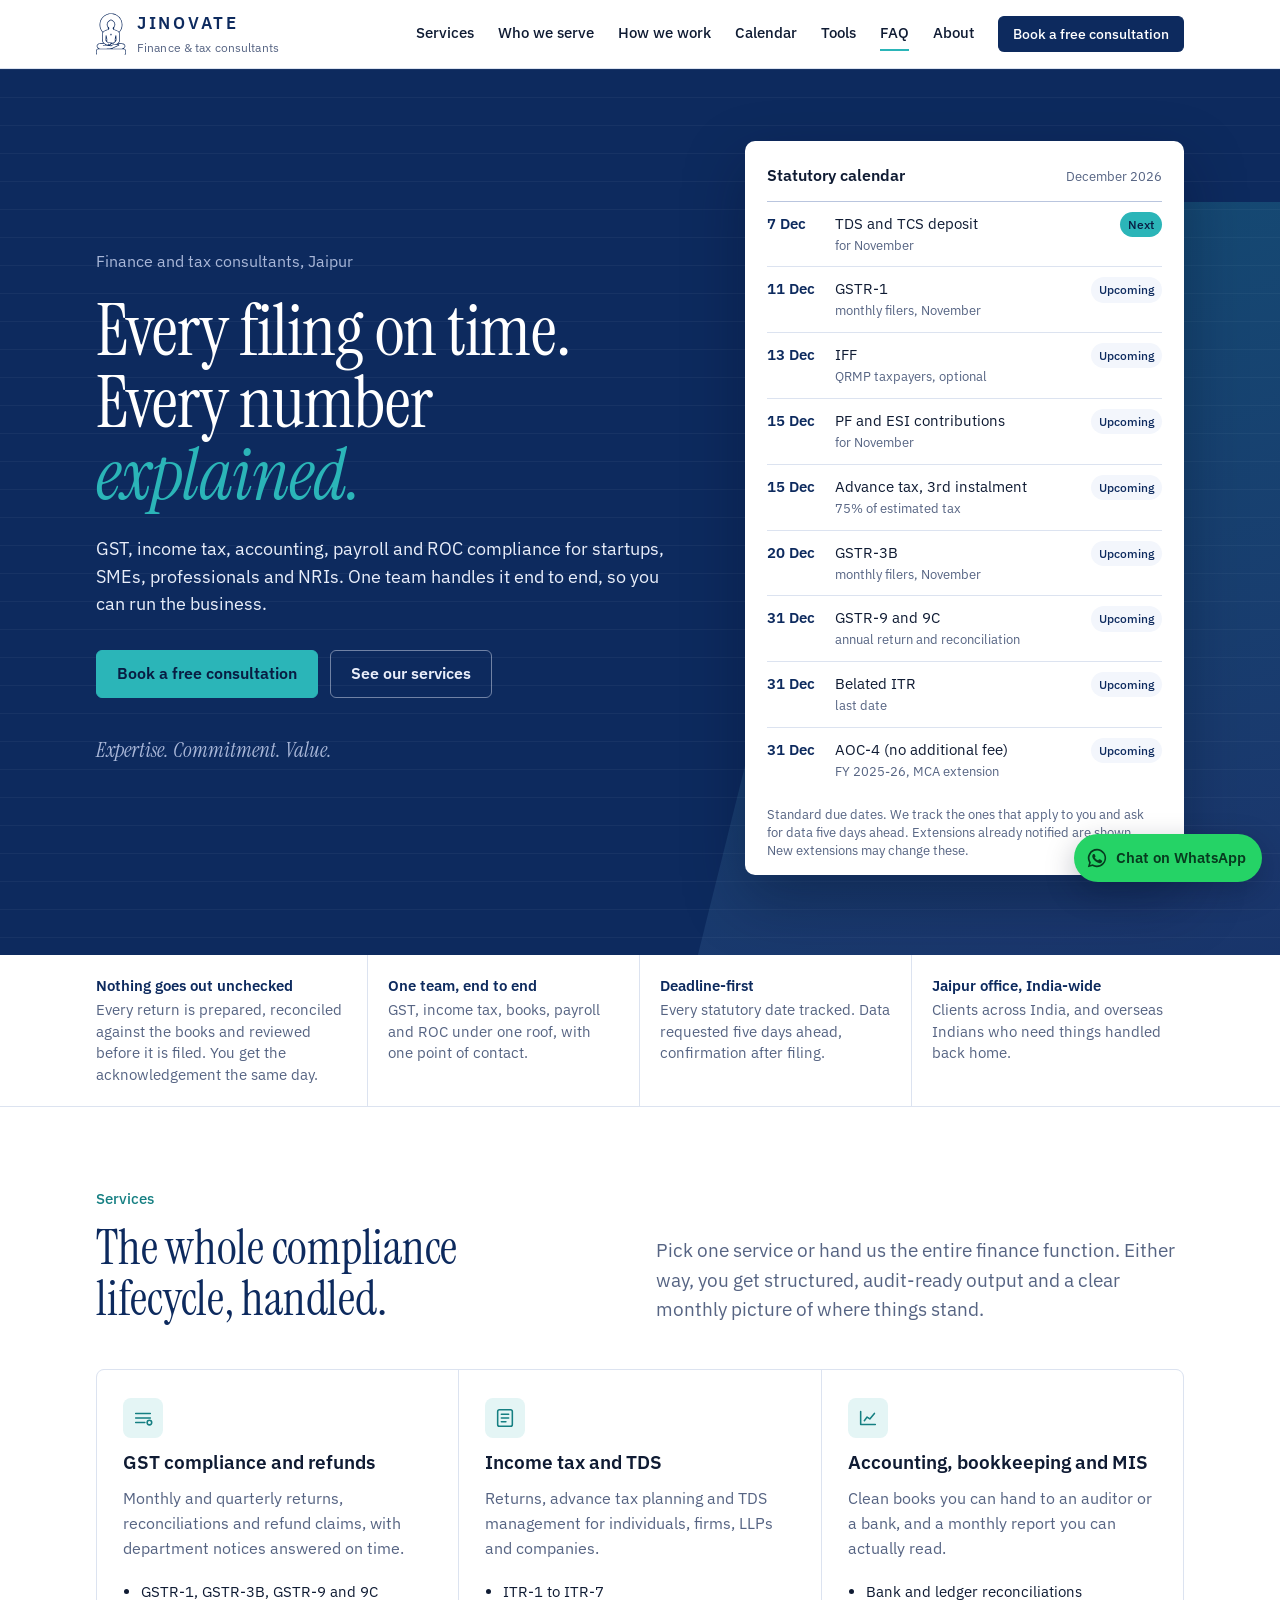
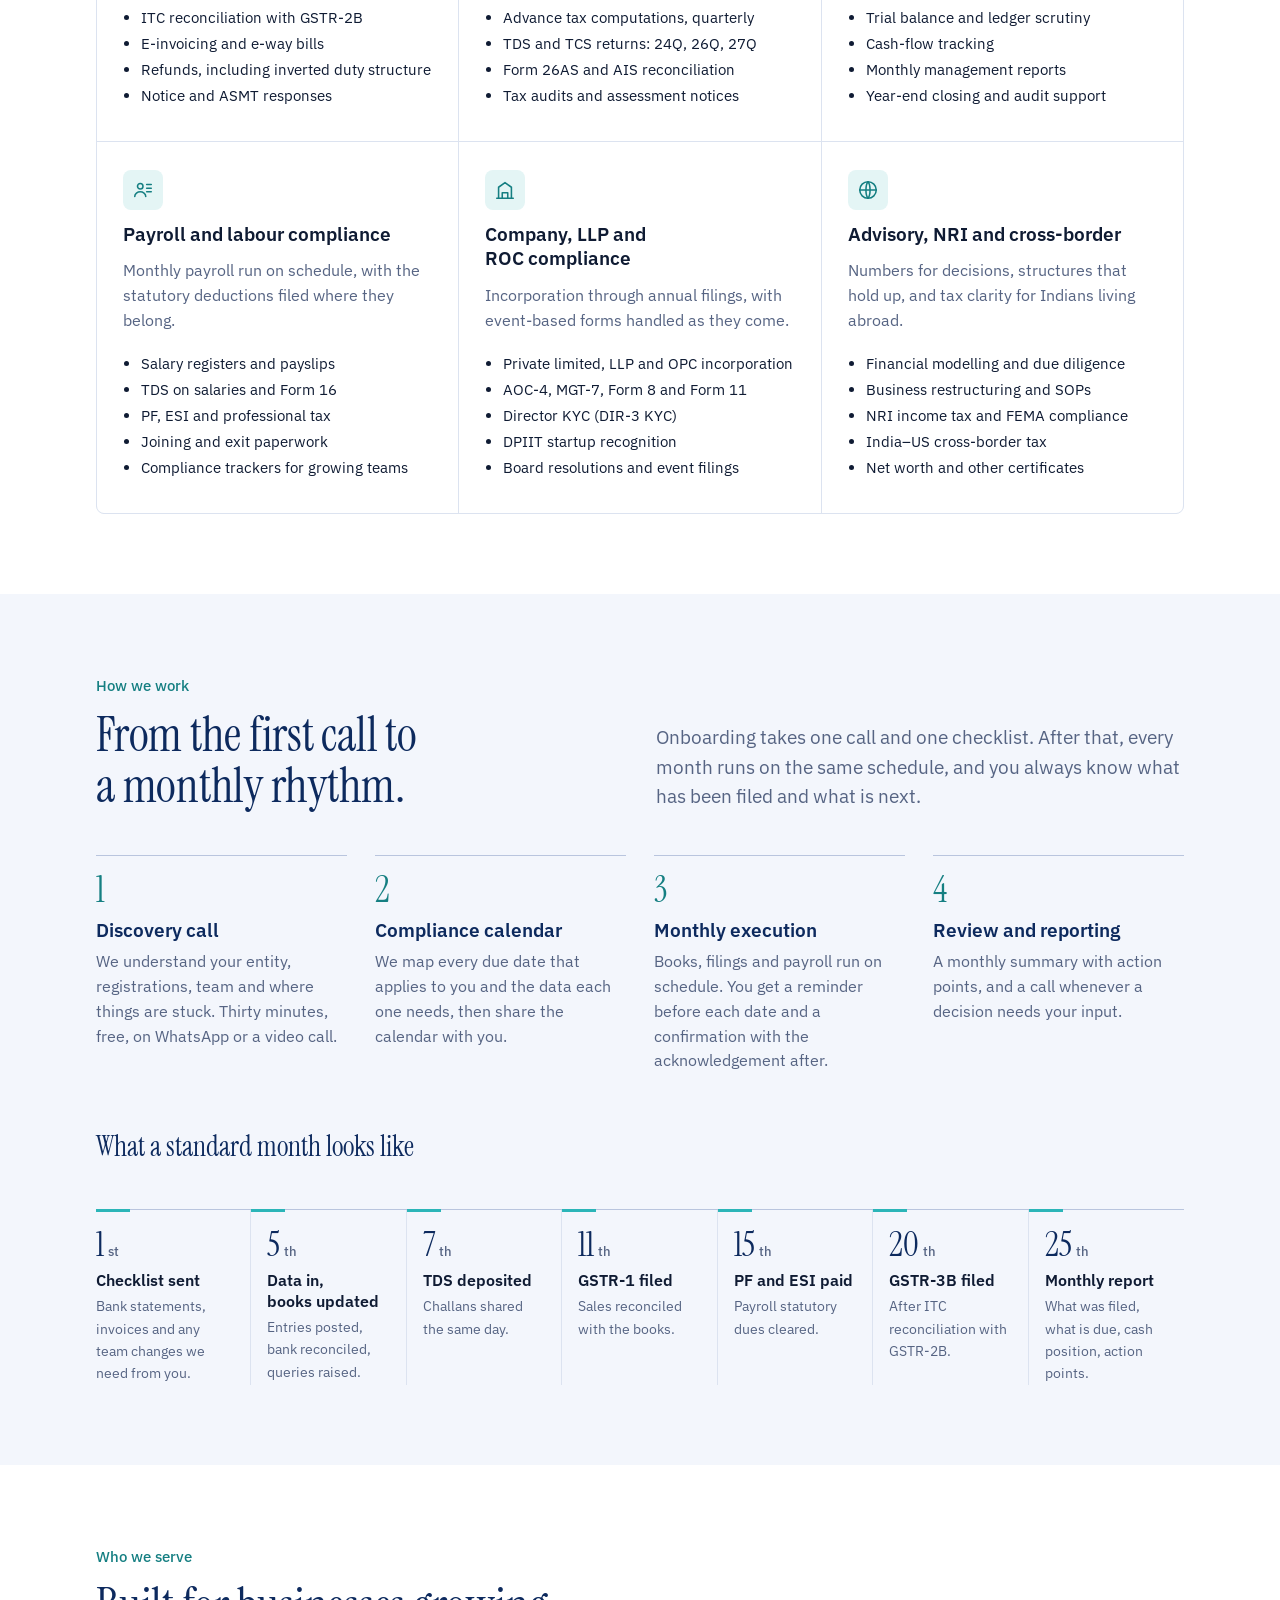
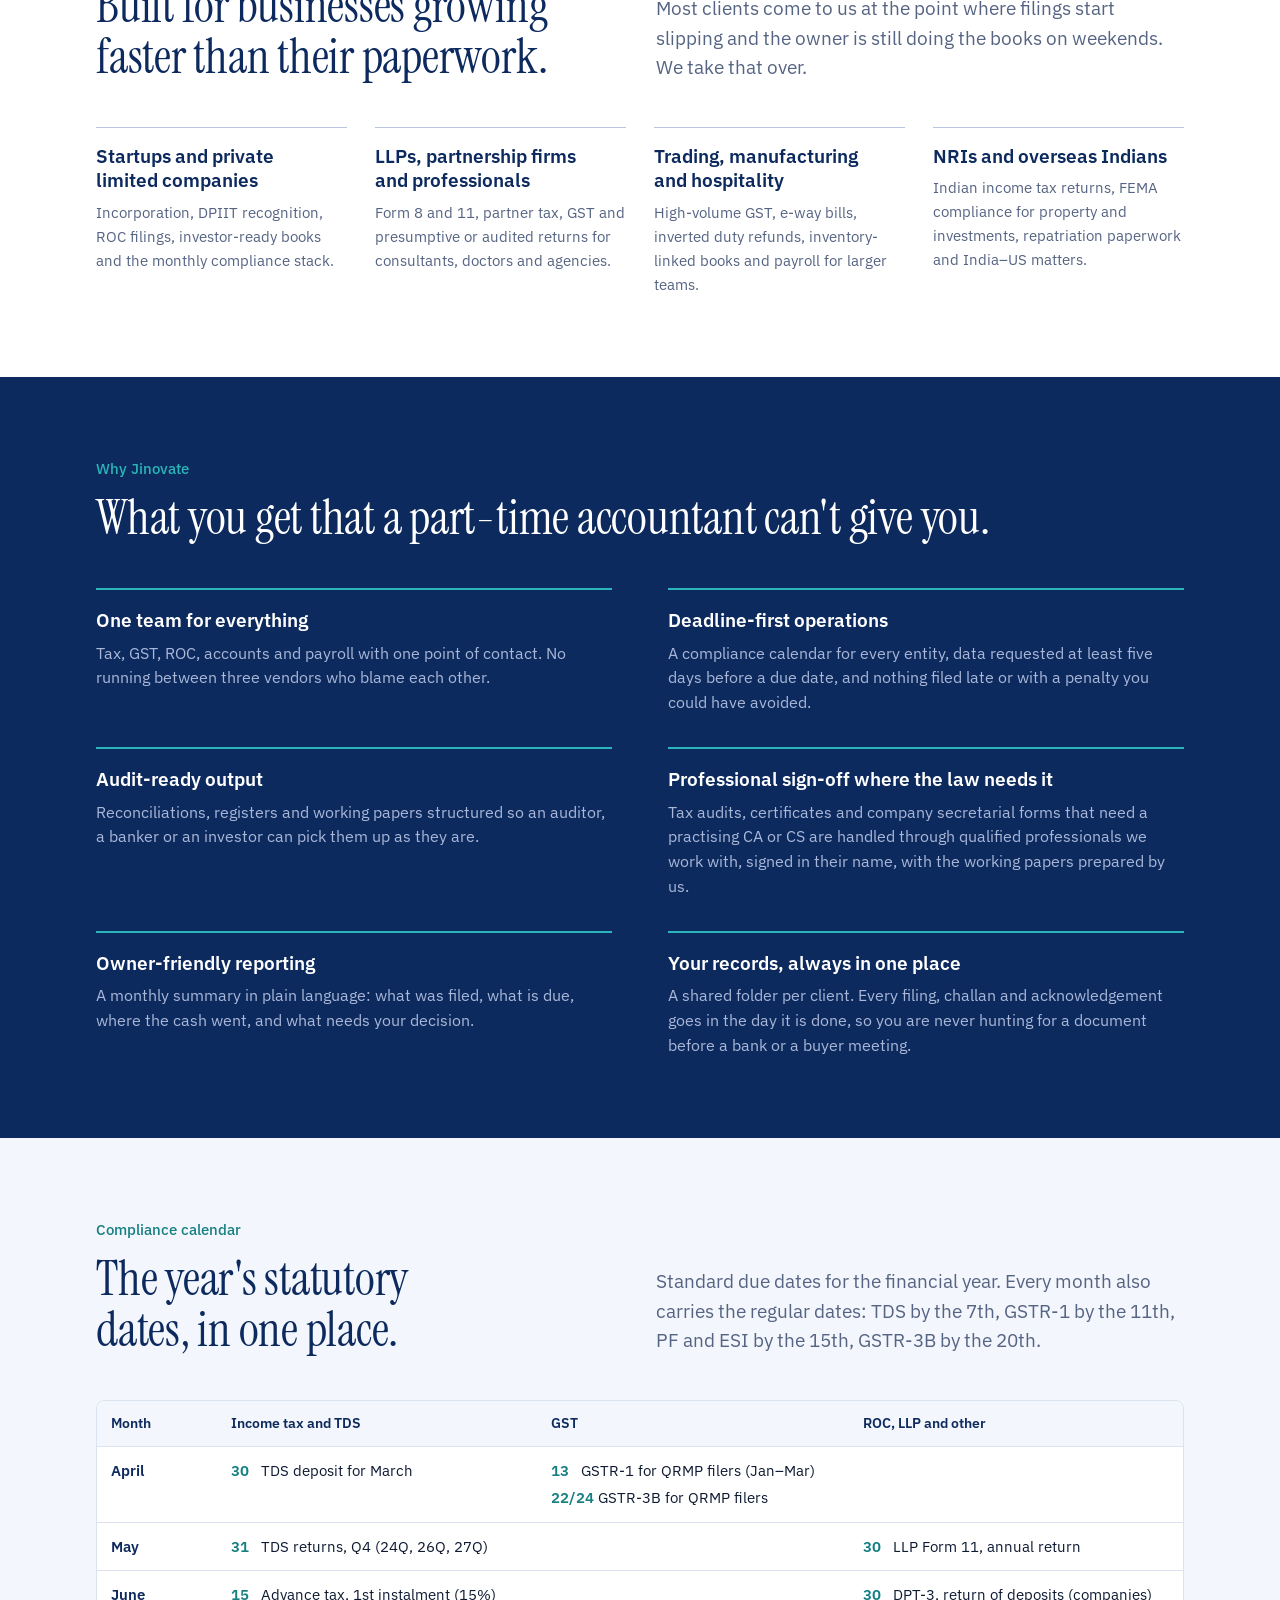
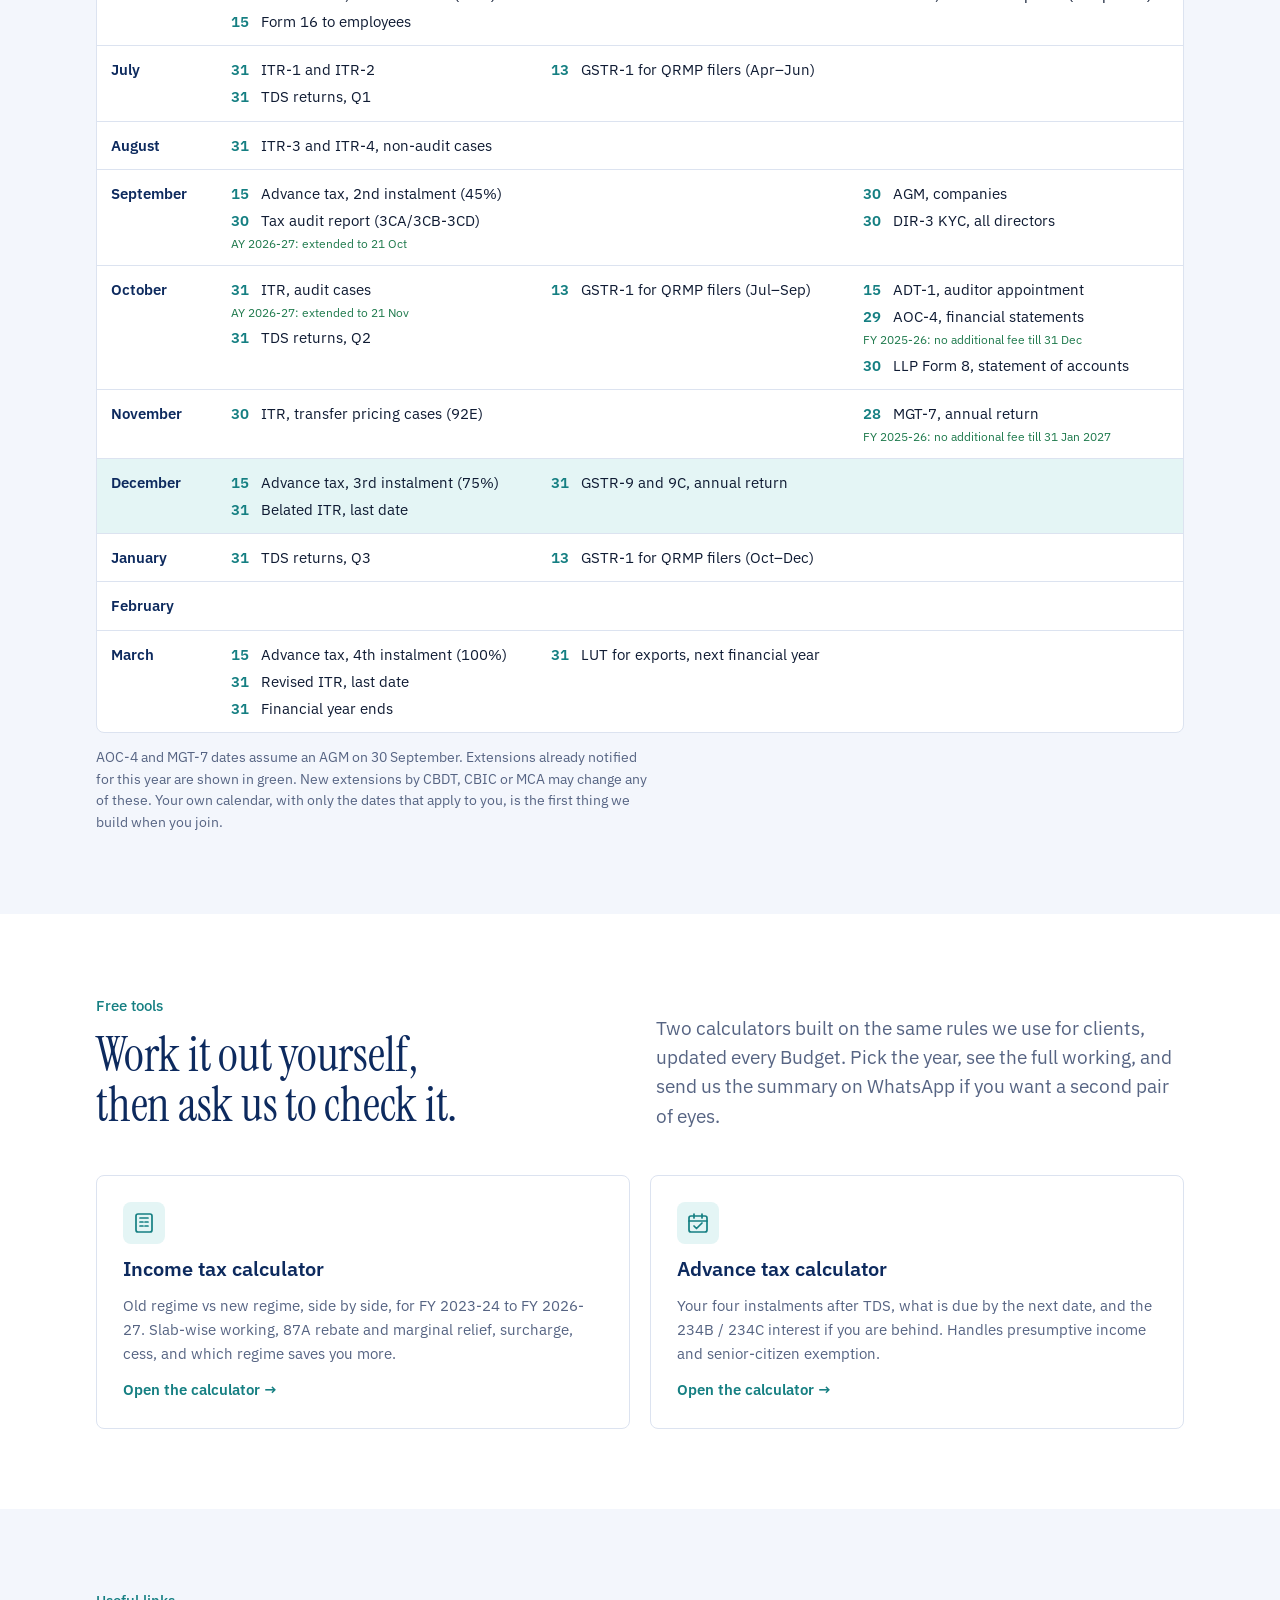
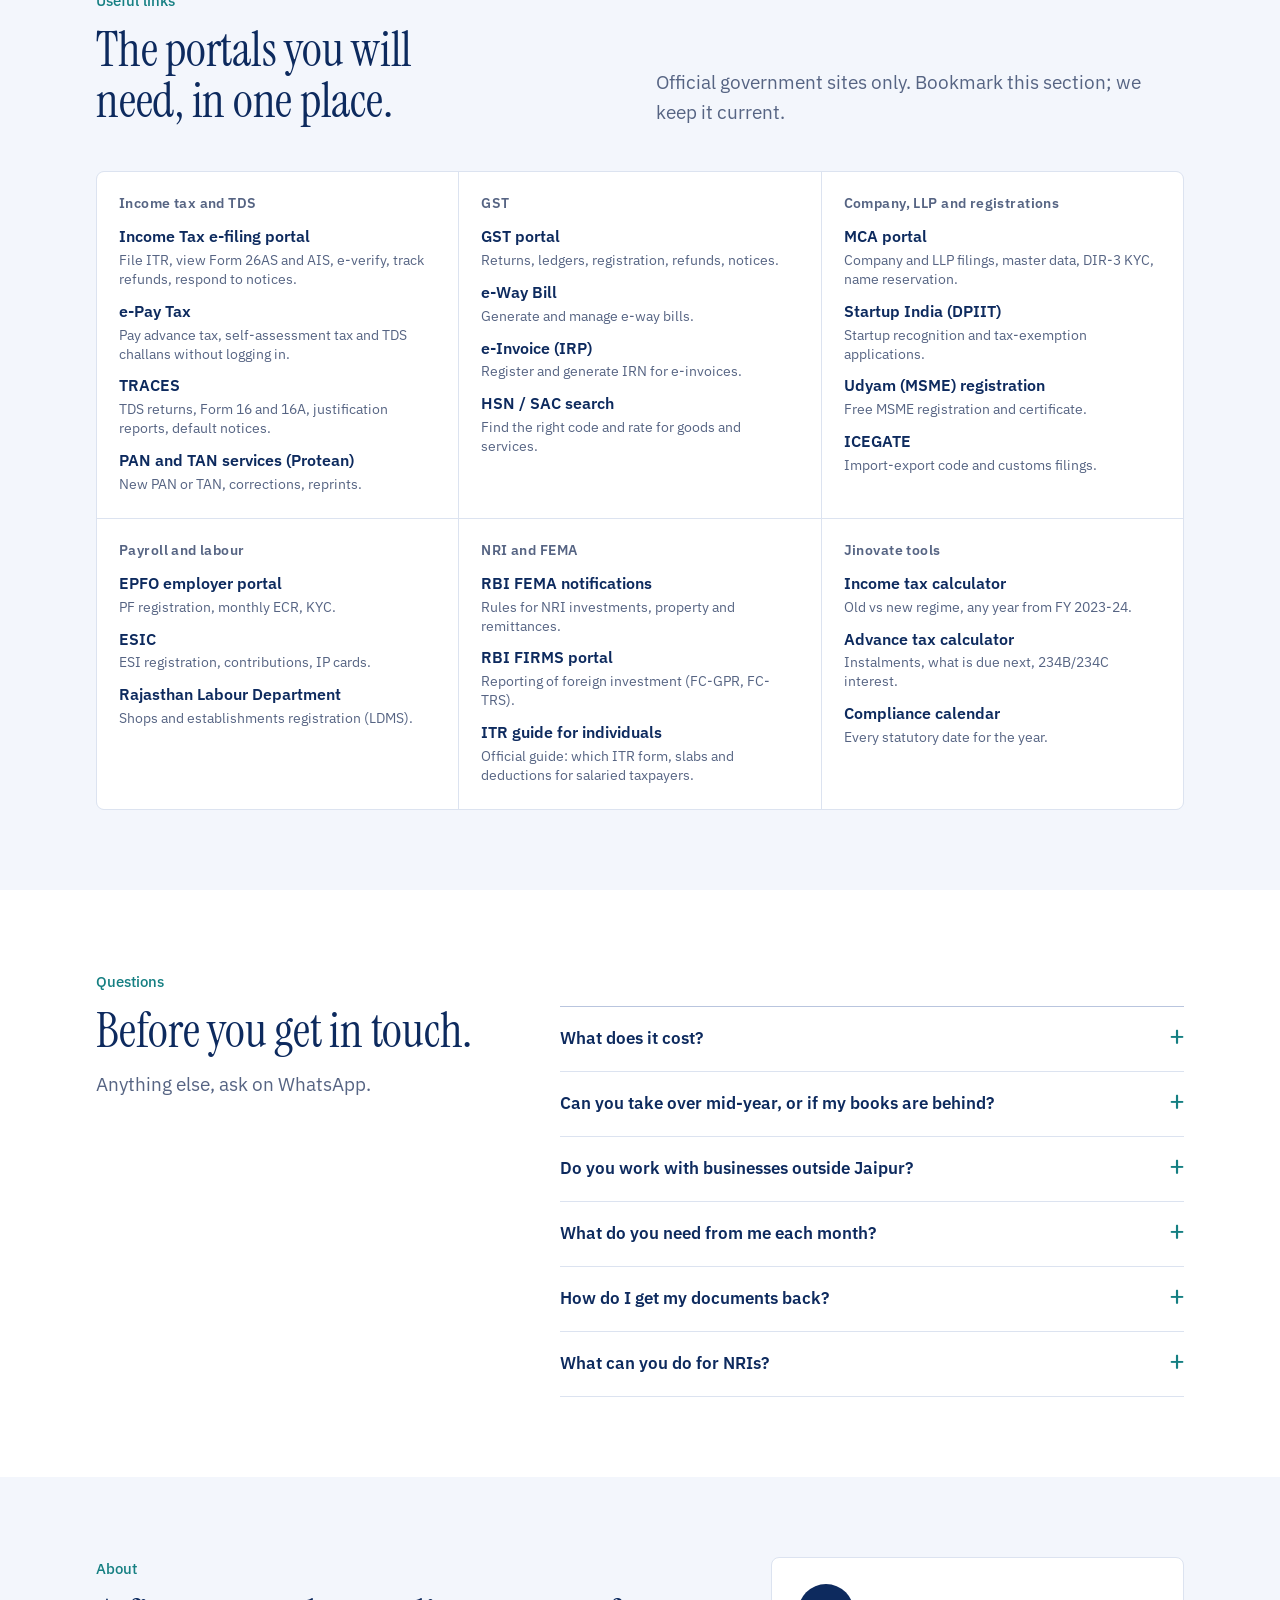
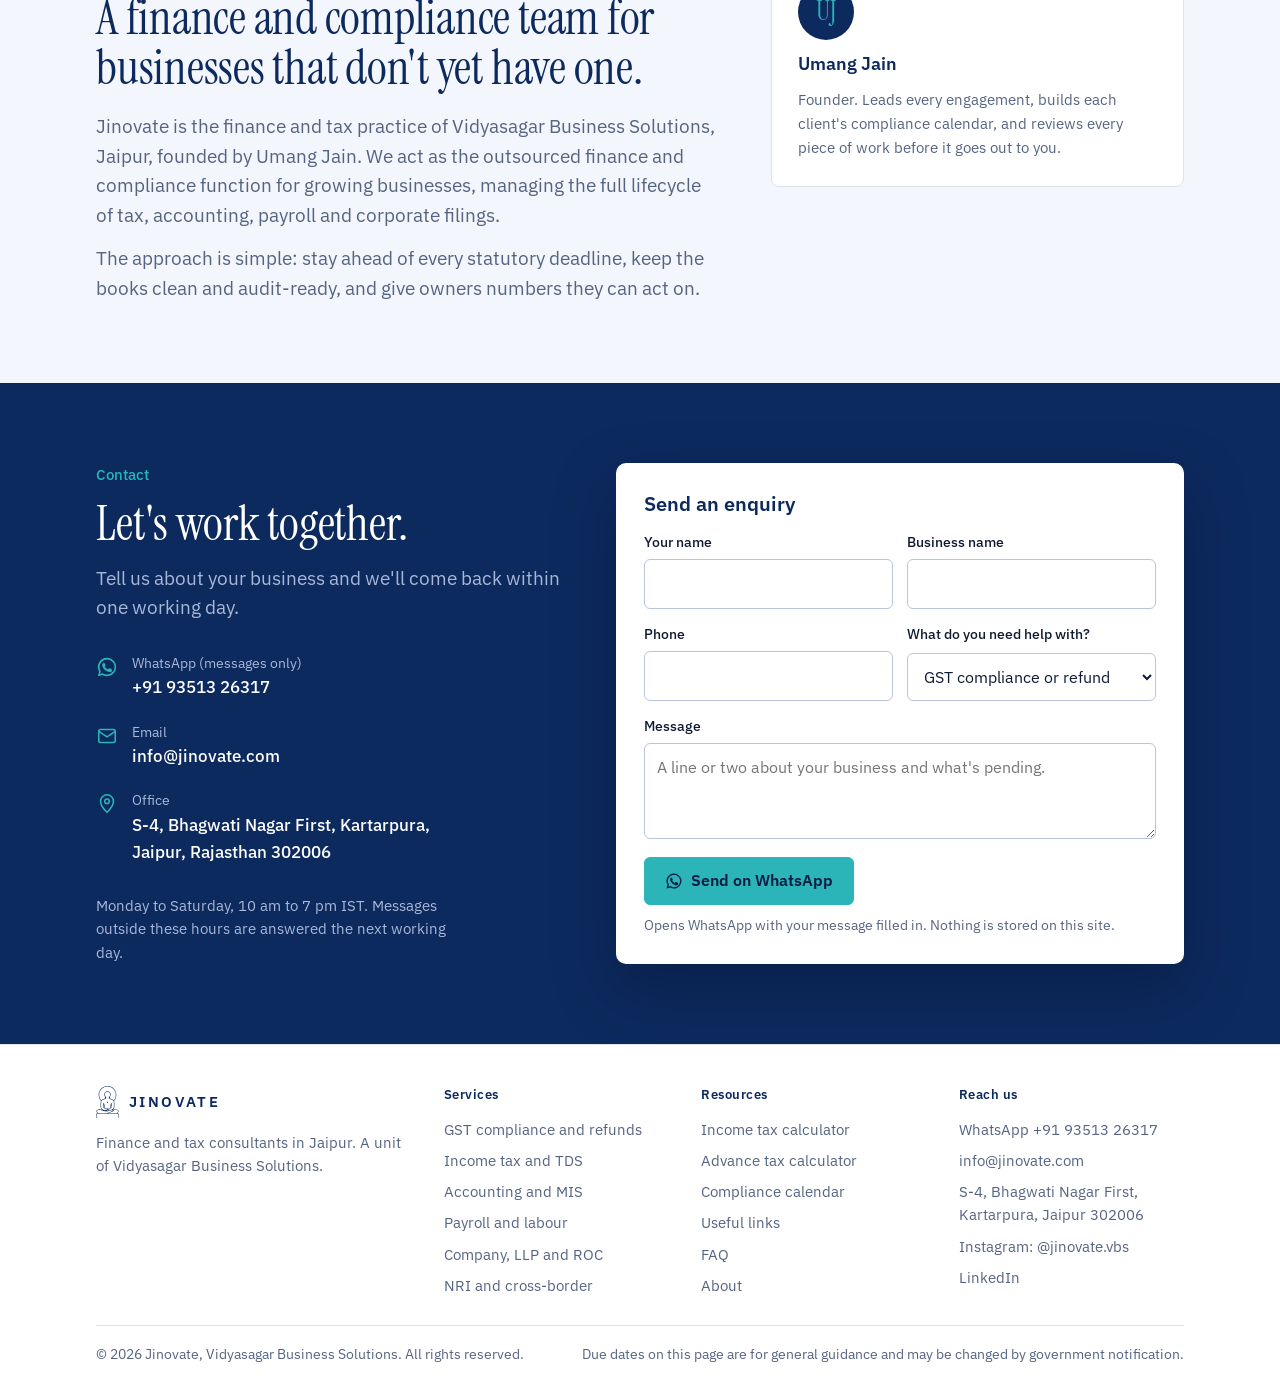
<file: index.html>
<!doctype html>
<html lang="en">
<head>
<meta charset="utf-8">
<meta name="viewport" content="width=device-width, initial-scale=1, viewport-fit=cover">
<title>Jinovate | Finance and Tax Consultants, Jaipur</title>
<link rel="icon" href="/favicon.svg" type="image/svg+xml">
<link rel="icon" href="/favicon-32.png" sizes="32x32" type="image/png">
<link rel="apple-touch-icon" href="/apple-touch-icon.png">
<meta name="robots" content="index,follow">
<style>[hidden]{display:none!important}</style>
<meta name="description" content="Jinovate is a finance and tax practice in Jaipur. GST, income tax, accounting, payroll and ROC compliance for startups, SMEs, professionals and NRIs, handled end to end and filed on time.">
<meta property="og:type" content="website">
<meta property="og:site_name" content="Jinovate">
<meta property="og:title" content="Jinovate | Finance and tax consultants, Jaipur">
<meta property="og:description" content="GST, income tax, accounting, payroll and ROC compliance for growing businesses, filed on time, every month.">
<meta property="og:url" content="https://www.jinovate.com/">
<meta property="og:locale" content="en_IN">
<meta property="og:image" content="https://www.jinovate.com/og-image.png">
<meta property="og:image:width" content="1200">
<meta property="og:image:height" content="630">
<meta property="og:image:alt" content="Jinovate, finance and tax consultants, Jaipur. Every filing on time. Every number explained.">
<meta name="twitter:card" content="summary_large_image">
<meta name="twitter:title" content="Jinovate | Finance and tax consultants, Jaipur">
<meta name="twitter:description" content="GST, income tax, accounting, payroll and ROC compliance for growing businesses, filed on time, every month.">
<meta name="twitter:image" content="https://www.jinovate.com/og-image.png">
<meta name="theme-color" content="#0D2A5E">
<link rel="canonical" href="https://www.jinovate.com/">
<link rel="preconnect" href="https://fonts.googleapis.com">
<link rel="preconnect" href="https://fonts.gstatic.com" crossorigin>
<link rel="stylesheet" href="https://fonts.googleapis.com/css2?family=Instrument+Serif:ital@0;1&family=IBM+Plex+Sans:ital,wght@0,400;0,500;0,600;1,400&display=swap">
<style>
/* Layout: a left-aligned, ledger-ruled page. White and navy bands alternate; the hero pairs a plain promise with a live statutory calendar; the month timeline and the annual calendar are the two things only a compliance practice would put on its front page. */
:root{
  --navy:#0D2A5E;
  --navy-deep:#081C42;
  --navy-ink:#13306A;
  --teal:#2BB5B8;
  --teal-ink:#157F82;
  --teal-soft:#E4F5F5;
  --peri:#8FA8F0;
  --bg:#FFFFFF;
  --bg-soft:#F3F6FC;
  --ink:#0F1B33;
  --muted:#566483;
  --line:#DCE3F0;
  --line-strong:#B9C5DE;
  --on-navy:#E9EEFA;
  --on-navy-muted:#A9B7D8;
  --wa:#25D366;
  --font-display:"Instrument Serif", Georgia, "Times New Roman", serif;
  --font-body:"IBM Plex Sans", "Segoe UI", Roboto, Helvetica, Arial, sans-serif;
  --radius:8px;
  --shadow-card:0 24px 60px rgba(4,14,40,.35);
  color-scheme: light;
}
*{box-sizing:border-box}
html{scroll-behavior:smooth;scroll-padding-top:84px}
@media (prefers-reduced-motion:reduce){html{scroll-behavior:auto} *,*::before,*::after{transition:none!important;animation:none!important}}
body{margin:0;background:var(--bg);color:var(--ink);font-family:var(--font-body);font-size:17px;line-height:1.6;-webkit-font-smoothing:antialiased;text-rendering:optimizeLegibility}
body::before{content:"";position:fixed;inset:0 0 auto;height:env(safe-area-inset-top,0px);z-index:10;background:var(--bg)}
h1,h2,h3,h4{margin:0;text-wrap:balance}
p,ul,ol{margin:0}
a{color:inherit}
img,svg{max-width:100%}
button{font:inherit}
.skip{position:absolute;left:-999px;top:8px;background:var(--navy);color:#fff;padding:10px 14px;border-radius:6px;z-index:20}
.skip:focus{left:16px}
.wrap{max-width:1120px;margin:0 auto;padding-left:max(16px,env(safe-area-inset-left,0px));padding-right:max(16px,env(safe-area-inset-right,0px))}
.band{padding-block:80px}
@media (max-width:860px){.band{padding-block:60px}}
.band-soft{background:var(--bg-soft)}
.band-navy{background:var(--navy);color:var(--on-navy)}
.band-navy .muted{color:var(--on-navy-muted)}
.muted{color:var(--muted)}
.kicker{font-size:15px;font-weight:500;color:var(--teal-ink);margin-bottom:12px}
.band-navy .kicker{color:var(--teal)}
h2{font-family:var(--font-display);font-weight:400;font-size:clamp(34px,4.4vw,48px);line-height:1.06;letter-spacing:-.005em;color:var(--navy)}
.band-navy h2{color:#fff}
h3{font-family:var(--font-body);font-weight:600;font-size:19px;line-height:1.3}
.lede{font-size:19px;max-width:60ch;line-height:1.55}
.section-head{display:grid;grid-template-columns:minmax(0,1fr) minmax(0,1fr);gap:32px;align-items:end;margin-bottom:44px}
@media (max-width:860px){.section-head{grid-template-columns:1fr;gap:14px;margin-bottom:32px}}

/* Buttons */
.btn{display:inline-flex;align-items:center;gap:8px;padding:13px 20px;border-radius:6px;font-weight:600;font-size:16px;text-decoration:none;border:1.5px solid transparent;cursor:pointer;font-family:var(--font-body);line-height:1.2;transition:background .15s ease,border-color .15s ease,transform .15s ease}
.btn:active{transform:translateY(1px)}
.btn-primary{background:var(--teal);color:var(--navy-deep);border-color:var(--teal)}
.btn-primary:hover{background:#25A4A7;border-color:#25A4A7}
.btn-ghost{background:transparent;color:var(--on-navy);border-color:rgba(233,238,250,.45)}
.btn-ghost:hover{border-color:var(--on-navy)}
.btn-navy{background:var(--navy);color:#fff;border-color:var(--navy)}
.btn-navy:hover{background:var(--navy-deep);border-color:var(--navy-deep)}
.btn-outline{background:transparent;color:var(--navy);border-color:var(--line-strong)}
.btn-outline:hover{border-color:var(--navy)}
.btn svg{width:18px;height:18px;flex:none}
:is(a,button,input,select,textarea,summary):focus-visible{outline:3px solid var(--peri);outline-offset:2px}

/* Header */
.site-header{position:sticky;top:env(safe-area-inset-top,0px);z-index:9;background:rgba(255,255,255,.92);backdrop-filter:saturate(1.2) blur(8px);-webkit-backdrop-filter:saturate(1.2) blur(8px);border-bottom:1px solid var(--line)}
.site-header .wrap{display:flex;align-items:center;justify-content:space-between;gap:16px;min-height:68px;position:relative}
.brand{display:flex;align-items:center;gap:11px;text-decoration:none}
.brand-mark{width:30px;height:44px;flex:none;color:var(--navy)}
.brand-name{font-weight:600;letter-spacing:.16em;font-size:17px;color:var(--navy);line-height:1.1}
.brand-sub{display:block;font-size:11.5px;letter-spacing:.01em;color:var(--muted);margin-top:2px;font-weight:400}
.nav{display:flex;align-items:center;gap:24px}
.nav a{text-decoration:none;font-size:15px;font-weight:500;color:var(--ink);padding:4px 0;border-bottom:2px solid transparent;transition:color .15s ease,border-color .15s ease}
.nav a:hover{color:var(--teal-ink)}
.nav a[aria-current="true"]{border-bottom-color:var(--teal)}
.nav .btn{padding:9px 14px;font-size:14px;border-bottom:0}
.nav a.btn-navy{color:#fff}
.nav a.btn-navy:hover{color:#fff}
.nav-toggle{display:none;background:none;border:1px solid var(--line);border-radius:6px;padding:8px 12px;font-size:14px;color:var(--ink);cursor:pointer}
@media (max-width:900px){
  .nav{display:none;position:absolute;left:0;right:0;top:100%;flex-direction:column;align-items:stretch;gap:0;background:var(--bg);border-bottom:1px solid var(--line);padding:8px max(16px,env(safe-area-inset-right,0px)) 16px max(16px,env(safe-area-inset-left,0px));box-shadow:0 20px 40px rgba(4,14,40,.12)}
  .nav.open{display:flex}
  .nav a{padding:13px 0;border-bottom:1px solid var(--line)}
  .nav a[aria-current="true"]{border-bottom-color:var(--line);color:var(--teal-ink)}
  .nav .btn{margin-top:12px;justify-content:center;border-bottom:0}
  .nav-toggle{display:inline-block}
}

/* Hero */
.hero{background:var(--navy);color:var(--on-navy);padding-block:72px 80px;position:relative;overflow:hidden;isolation:isolate}
.hero::before{content:"";position:absolute;inset:0;background-image:linear-gradient(rgba(255,255,255,.045) 1px,transparent 1px);background-size:100% 28px;pointer-events:none;z-index:-1}
.hero::after{content:"";position:absolute;right:-20%;bottom:-45%;width:62%;height:130%;background:linear-gradient(160deg,rgba(43,181,184,.24),rgba(143,168,240,.10) 60%,transparent);transform:skewX(-14deg);pointer-events:none;z-index:-1}
.hero .wrap{display:grid;grid-template-columns:minmax(0,1.15fr) minmax(0,.85fr);gap:56px;align-items:center}
.hero-intro{font-size:16px;color:var(--on-navy-muted);margin-bottom:20px}
.hero h1{font-family:var(--font-display);font-weight:400;font-size:clamp(44px,6.2vw,72px);line-height:1.0;letter-spacing:-.012em;color:#fff}
.hero h1 em{font-style:italic;color:var(--teal)}
.hero .lede{color:var(--on-navy);margin-top:24px;font-size:18px;max-width:52ch}
.hero-cta{display:flex;flex-wrap:wrap;gap:12px;margin-top:32px}
.hero-tag{margin-top:36px;font-family:var(--font-display);font-size:21px;color:var(--on-navy-muted);font-style:italic}
@media (max-width:900px){.hero .wrap{grid-template-columns:1fr;gap:40px}.hero{padding-block:56px 64px}}

/* Calendar card */
.cal{background:#fff;color:var(--ink);border-radius:10px;padding:22px 22px 16px;box-shadow:var(--shadow-card);min-width:0;animation:rise .6s ease-out both}
@keyframes rise{from{opacity:.001;transform:translateY(10px)}to{opacity:1;transform:none}}
.cal-head{display:flex;justify-content:space-between;align-items:baseline;gap:12px;border-bottom:1px solid var(--line-strong);padding-bottom:12px}
.cal-head strong{font-weight:600;font-size:16px}
.cal-head span{font-size:13px;color:var(--muted)}
.cal ol{list-style:none;padding:0}
.cal li{display:grid;grid-template-columns:56px 1fr auto;gap:12px;align-items:baseline;padding:10px 0;border-bottom:1px solid var(--line);font-size:15px}
.cal li:last-child{border-bottom:0}
.cal .d{font-variant-numeric:tabular-nums;font-weight:600;color:var(--navy);font-size:15px}
.cal .t{min-width:0}
.cal .s{display:block;font-size:13px;color:var(--muted)}
.cal .st{font-size:12px;font-weight:500;padding:3px 8px;border-radius:999px;white-space:nowrap}
.cal li.past{opacity:.5}
.cal li.past .st{background:var(--bg-soft);color:var(--muted)}
.cal li.next .st{background:var(--teal);color:var(--navy-deep)}
.cal li.later .st{background:var(--bg-soft);color:var(--navy)}
.cal-note{font-size:12.5px;color:var(--muted);margin-top:12px;line-height:1.45}

/* At a glance */
.glance{border-bottom:1px solid var(--line)}
.glance .wrap{display:grid;grid-template-columns:repeat(4,minmax(0,1fr))}
.glance .wrap > div{padding:20px 20px 20px 0;font-size:15px;line-height:1.45;border-right:1px solid var(--line);padding-left:20px;color:var(--muted)}
.glance .wrap > div:first-child{padding-left:0}
.glance .wrap > div:last-child{border-right:0}
.glance strong{display:block;font-weight:600;color:var(--navy);margin-bottom:2px}
@media (max-width:900px){.glance .wrap{grid-template-columns:1fr 1fr}.glance .wrap > div{border-right:0;border-bottom:1px solid var(--line);padding-left:0}.glance .wrap > div:nth-last-child(-n+2){border-bottom:0}}
@media (max-width:480px){.glance .wrap{grid-template-columns:1fr}.glance .wrap > div:nth-last-child(-n+2){border-bottom:1px solid var(--line)}.glance .wrap > div:last-child{border-bottom:0}}

/* Services */
.services{display:grid;grid-template-columns:repeat(3,minmax(0,1fr));gap:1px;background:var(--line);border:1px solid var(--line);border-radius:var(--radius);overflow:hidden}
.service{background:var(--bg);padding:28px 26px 30px;min-width:0;display:flex;flex-direction:column;gap:12px;transition:background .15s ease}
.service:hover{background:var(--bg-soft)}
.service .ico{width:40px;height:40px;border-radius:8px;background:var(--teal-soft);color:var(--teal-ink);display:grid;place-items:center}
.service .ico svg{width:22px;height:22px}
.service p{font-size:15.5px;color:var(--muted)}
.service ul{margin-top:4px;padding-left:18px;font-size:14.5px;color:var(--ink)}
.service li{margin:3px 0}
@media (max-width:980px){.services{grid-template-columns:repeat(2,minmax(0,1fr))}}
@media (max-width:620px){.services{grid-template-columns:1fr}}

/* Month timeline */
.month{margin-top:44px;border-top:1px solid var(--line-strong);display:grid;grid-template-columns:repeat(7,minmax(0,1fr))}
.month > div{padding:18px 16px 0 0;border-right:1px solid var(--line);min-width:0;position:relative;padding-left:16px}
.month > div:first-child{padding-left:0}
.month > div:last-child{border-right:0}
.month > div::before{content:"";position:absolute;top:-1px;left:0;width:34px;height:3px;background:var(--teal)}
.month > div:first-child::before{left:0}
.month .day{font-family:var(--font-display);font-size:34px;line-height:1;color:var(--navy);font-variant-numeric:tabular-nums}
.month .day small{font-family:var(--font-body);font-size:13px;color:var(--muted);margin-left:4px;font-weight:500}
.month h3{font-size:16px;margin-top:8px}
.month p{font-size:14px;color:var(--muted);margin-top:4px}
@media (max-width:980px){.month{grid-template-columns:repeat(4,minmax(0,1fr))}.month > div{border-right:0;padding-left:0;padding-right:20px;padding-bottom:16px}.month > div::before{left:0}}
@media (max-width:620px){.month{grid-template-columns:repeat(2,minmax(0,1fr))}}

/* Who we serve */
.segments{display:grid;grid-template-columns:repeat(4,minmax(0,1fr));gap:28px;margin-top:44px}
.segment{min-width:0;border-top:1px solid var(--line-strong);padding-top:16px}
.segment h3{color:var(--navy);margin-bottom:8px}
.segment p{font-size:15px;color:var(--muted)}
@media (max-width:900px){.segments{grid-template-columns:repeat(2,minmax(0,1fr))}}
@media (max-width:520px){.segments{grid-template-columns:1fr}}

/* Why */
.why{display:grid;grid-template-columns:repeat(2,minmax(0,1fr));gap:32px 56px;margin-top:44px}
.why > div{border-top:2px solid var(--teal);padding-top:18px;min-width:0}
.why h3{color:#fff;margin-bottom:8px}
.why p{color:var(--on-navy-muted);font-size:15.5px}
@media (max-width:620px){.why{grid-template-columns:1fr}}

/* Process */
.steps{counter-reset:step;display:grid;grid-template-columns:repeat(4,minmax(0,1fr));gap:28px;margin-top:44px}
.step{min-width:0;padding-top:16px;border-top:1px solid var(--line-strong)}
.step::before{counter-increment:step;content:counter(step);display:inline-block;font-family:var(--font-display);font-size:36px;line-height:1;color:var(--teal-ink);margin-bottom:10px}
.step h3{margin-bottom:6px;color:var(--navy)}
.step p{font-size:15.5px;color:var(--muted)}
@media (max-width:900px){.steps{grid-template-columns:repeat(2,minmax(0,1fr))}}
@media (max-width:480px){.steps{grid-template-columns:1fr}}

/* Annual calendar */
.table-wrap{overflow-x:auto;border:1px solid var(--line);border-radius:var(--radius);background:#fff;margin-top:36px}
table{border-collapse:collapse;width:100%;min-width:640px;font-size:14.5px}
th,td{text-align:left;vertical-align:top;padding:12px 14px;border-bottom:1px solid var(--line)}
th{font-weight:600;color:var(--navy);background:var(--bg-soft);font-size:13.5px;white-space:nowrap}
tbody tr:last-child td{border-bottom:0}
td.m{font-weight:600;color:var(--navy);white-space:nowrap;width:120px}
td .d{font-variant-numeric:tabular-nums;font-weight:600;color:var(--teal-ink);display:inline-block;min-width:26px}
td ul{list-style:none;padding:0;display:grid;gap:4px}
tbody tr.now td{background:var(--teal-soft)}
.table-note{font-size:13.5px;color:var(--muted);margin-top:14px;max-width:70ch}

/* FAQ */
.faq{margin-top:36px;border-top:1px solid var(--line-strong)}
.faq details{border-bottom:1px solid var(--line)}
.faq summary{cursor:pointer;list-style:none;display:flex;justify-content:space-between;align-items:center;gap:16px;padding:18px 0;font-weight:600;font-size:17px;color:var(--navy)}
.faq summary::-webkit-details-marker{display:none}
.faq summary::after{content:"+";font-family:var(--font-display);font-size:28px;line-height:1;color:var(--teal-ink);flex:none;transition:transform .2s ease}
.faq details[open] summary::after{transform:rotate(45deg)}
.faq .a{padding:0 0 20px;max-width:68ch;color:var(--muted);font-size:16px}
.faq-grid{display:grid;grid-template-columns:minmax(0,.8fr) minmax(0,1.2fr);gap:48px;align-items:start}
@media (max-width:900px){.faq-grid{grid-template-columns:1fr;gap:8px}}

/* About */
.about{display:grid;grid-template-columns:minmax(0,1.2fr) minmax(0,.8fr);gap:56px;align-items:start}
.about .lede{margin-top:18px}
.founder{border:1px solid var(--line);background:var(--bg);border-radius:var(--radius);padding:26px;display:flex;flex-direction:column;gap:10px;min-width:0}
.founder .avatar{width:56px;height:56px;border-radius:50%;background:var(--navy);color:var(--teal);display:grid;place-items:center;font-family:var(--font-display);font-size:26px}
.founder strong{font-weight:600;font-size:18px;color:var(--navy)}
.founder .muted{font-size:15px}
@media (max-width:900px){.about{grid-template-columns:1fr;gap:28px}}

/* Contact */
.contact{display:grid;grid-template-columns:minmax(0,.9fr) minmax(0,1.1fr);gap:56px;align-items:start}
.contact-list{list-style:none;padding:0;margin:30px 0 0;display:flex;flex-direction:column;gap:20px}
.contact-list li{display:grid;grid-template-columns:24px 1fr;gap:12px;align-items:start;min-width:0}
.contact-list svg{width:22px;height:22px;color:var(--teal);margin-top:3px}
.contact-list span{display:block;font-size:13.5px;color:var(--on-navy-muted)}
.contact-list a{color:#fff;text-decoration:none;font-weight:500;font-size:17px;word-break:break-word}
.contact-list a:hover{text-decoration:underline}
.hours{margin-top:28px;font-size:14.5px;color:var(--on-navy-muted);max-width:40ch}
.form{background:#fff;color:var(--ink);padding:28px;border-radius:10px;display:grid;gap:14px;min-width:0;box-shadow:var(--shadow-card)}
.form h3{font-size:20px;color:var(--navy)}
.field{display:grid;gap:6px}
.field label{font-size:14px;font-weight:500;color:var(--ink)}
.field input,.field select,.field textarea{font:inherit;font-size:16px;padding:11px 12px;border:1px solid var(--line-strong);border-radius:6px;background:#fff;color:var(--ink);width:100%;min-width:0}
.field input:focus,.field select:focus,.field textarea:focus{border-color:var(--navy);outline:none;box-shadow:0 0 0 3px rgba(143,168,240,.45)}
.field textarea{min-height:96px;resize:vertical}
.field .err{font-size:13px;color:#B3261E}
.field.invalid input{border-color:#B3261E}
.row2{display:grid;grid-template-columns:1fr 1fr;gap:14px}
@media (max-width:520px){.row2{grid-template-columns:1fr}}
.form-actions{display:flex;flex-wrap:wrap;gap:10px;align-items:center;margin-top:4px}
.form-note{font-size:13.5px;color:var(--muted)}
.sent{border:1px solid var(--line);background:var(--bg-soft);padding:16px;border-radius:8px;display:grid;gap:10px}
.sent p{font-size:15px}
.sent .msg{white-space:pre-wrap;font-size:14px;color:var(--muted);background:#fff;border:1px solid var(--line);padding:10px;border-radius:6px;max-height:160px;overflow:auto}
@media (max-width:900px){.contact{grid-template-columns:1fr;gap:32px}}

/* Footer */
.footer{padding-block:40px 28px;border-top:1px solid var(--line);font-size:14.5px;color:var(--muted);background:var(--bg)}
.footer-grid{display:grid;grid-template-columns:1.4fr 1fr 1fr 1fr;gap:32px;padding-bottom:28px;border-bottom:1px solid var(--line)}
.footer h4{font-size:13px;font-weight:600;color:var(--navy);margin-bottom:12px;letter-spacing:.04em}
.footer ul{list-style:none;padding:0;display:grid;gap:8px}
.footer a{text-decoration:none;color:var(--muted)}
.footer a:hover{color:var(--navy)}
.footer .brand-name{font-size:15px}
.footer .fb{display:flex;align-items:center;gap:10px;margin-bottom:12px}
.footer .fb .brand-mark{width:23px;height:34px}
.footer-legal{display:flex;flex-wrap:wrap;justify-content:space-between;gap:8px 24px;padding-top:18px;font-size:13.5px}
@media (max-width:900px){.footer-grid{grid-template-columns:1fr 1fr}}
@media (max-width:520px){.footer-grid{grid-template-columns:1fr}}

/* Floating WhatsApp */
.wa-float{position:fixed;right:0;bottom:0;margin-right:calc(18px + env(safe-area-inset-right,0px));margin-bottom:calc(18px + env(safe-area-inset-bottom,0px));z-index:8;display:flex;align-items:center;gap:8px;background:var(--wa);color:#073B1F;padding:12px 16px 12px 12px;border-radius:999px;font-weight:600;font-size:15px;text-decoration:none;box-shadow:0 10px 30px rgba(4,14,40,.28);transition:transform .15s ease}
.wa-float:hover{transform:translateY(-2px)}
.wa-float svg{width:22px;height:22px}
@media (max-width:480px){.wa-float span{display:none}.wa-float{padding:13px}}
.ext{display:block;font-style:normal;font-size:.82em;color:#1f7a4d;margin-top:2px}

/* Tool pages (calculators): layout is a form column and a sticky results column; results are the point, so they get the card. */
.tool-hero{background:var(--navy);color:var(--on-navy);padding-block:56px 48px;position:relative;overflow:hidden;isolation:isolate}
.tool-hero::before{content:"";position:absolute;inset:0;background-image:linear-gradient(rgba(255,255,255,.045) 1px,transparent 1px);background-size:100% 28px;pointer-events:none;z-index:-1}
.tool-hero::after{content:"";position:absolute;right:-20%;bottom:-60%;width:55%;height:160%;background:linear-gradient(160deg,rgba(43,181,184,.22),rgba(143,168,240,.10) 60%,transparent);transform:skewX(-14deg);pointer-events:none;z-index:-1}
.tool-hero .kicker{color:var(--teal)}
.tool-hero h1{font-family:var(--font-display);font-weight:400;font-size:clamp(38px,5vw,58px);line-height:1.02;letter-spacing:-.01em;color:#fff}
.tool-hero .lede{color:var(--on-navy-muted);margin-top:16px;font-size:17px;max-width:62ch}
.crumbs{font-size:14px;color:var(--on-navy-muted);margin-bottom:18px}
.crumbs a{color:var(--on-navy-muted);text-decoration:none}
.crumbs a:hover{color:#fff}
.tool-switch{display:flex;flex-wrap:wrap;gap:8px;margin-top:26px}
.tool-switch a{text-decoration:none;font-size:14px;font-weight:500;padding:8px 14px;border-radius:999px;border:1px solid rgba(233,238,250,.35);color:var(--on-navy)}
.tool-switch a[aria-current="page"]{background:var(--teal);border-color:var(--teal);color:var(--navy-deep)}
.tool-switch a:hover{border-color:var(--on-navy)}

.tool{display:grid;grid-template-columns:minmax(0,1fr) minmax(0,1fr);gap:40px;align-items:start;padding-block:48px 72px}
.tool>*{min-width:0}
@media (max-width:980px){.tool{grid-template-columns:1fr;gap:32px}}
.panel{border:1px solid var(--line);border-radius:var(--radius);background:var(--bg);padding:24px}
.panel h2{font-size:22px;margin-bottom:6px}
.panel .hint{font-size:14.5px;color:var(--muted);margin-bottom:18px}
.fs{border:0;padding:0;margin:0 0 22px;min-width:0}
.fs legend{font-weight:600;font-size:15px;color:var(--navy);padding:0;margin-bottom:12px;display:flex;align-items:center;gap:10px;width:100%}
.fs legend span.tag{font-size:12px;font-weight:500;color:var(--muted);background:var(--bg-soft);padding:3px 8px;border-radius:999px}
.grid2{display:grid;grid-template-columns:1fr 1fr;gap:14px}
@media (max-width:520px){.grid2{grid-template-columns:1fr}}
.field{display:grid;gap:6px;min-width:0}
.field label{font-size:14px;font-weight:500;color:var(--ink);display:flex;justify-content:space-between;gap:8px}
.field label small{font-weight:400;color:var(--muted)}
.field input,.field select{font:inherit;font-size:16px;padding:11px 12px;border:1px solid var(--line-strong);border-radius:6px;background:#fff;color:var(--ink);width:100%;max-width:100%;min-width:0;font-variant-numeric:tabular-nums}
.field input:focus,.field select:focus{border-color:var(--navy);outline:none;box-shadow:0 0 0 3px rgba(143,168,240,.45)}
.money{position:relative}
.money input{padding-left:30px}
.money::before{content:"₹";position:absolute;left:12px;top:50%;transform:translateY(-50%);color:var(--muted);font-size:15px;pointer-events:none}
.note{font-size:12.5px;color:var(--muted);line-height:1.4}
.seg{display:inline-flex;flex-wrap:wrap;border:1px solid var(--line-strong);border-radius:6px;overflow:hidden;background:#fff;max-width:100%}
.seg label{cursor:pointer;padding:9px 14px;font-size:14.5px;font-weight:500;color:var(--ink);border-right:1px solid var(--line-strong);position:relative}
.seg label:last-child{border-right:0}
.seg input{position:absolute;inset:0;opacity:0;margin:0}
.seg input:checked + span{color:var(--navy-deep)}
.seg label:has(input:checked){background:var(--teal-soft);color:var(--navy)}
.seg label:has(input:focus-visible){outline:3px solid var(--peri);outline-offset:-3px}
.check{display:flex;align-items:center;gap:10px;font-size:15px;cursor:pointer}
.check input{width:18px;height:18px;accent-color:var(--navy)}
.sub{display:grid;gap:14px;margin-top:12px;padding:14px;border-left:3px solid var(--teal-soft);background:var(--bg-soft);border-radius:0 6px 6px 0}
.sub[hidden]{display:none}
.btn-row{display:flex;flex-wrap:wrap;gap:10px;align-items:center}

.results{position:sticky;top:88px}
@media (max-width:980px){.results{position:static}}
.verdict{background:var(--navy);color:#fff;border-radius:var(--radius);padding:18px 22px;display:flex;justify-content:space-between;align-items:center;gap:16px;flex-wrap:wrap}
.verdict strong{font-family:var(--font-display);font-weight:400;font-size:26px;line-height:1.1}
.verdict span{font-size:14.5px;color:var(--on-navy-muted)}
.verdict .big{font-family:var(--font-display);font-size:34px;color:var(--teal);line-height:1;font-variant-numeric:tabular-nums}
.regimes{display:grid;grid-template-columns:1fr 1fr;gap:14px;margin-top:14px}
@media (max-width:520px){.regimes{grid-template-columns:1fr}}
.rcard{border:1.5px solid var(--line);border-radius:var(--radius);padding:18px;background:#fff;min-width:0;position:relative}
.rcard.best{border-color:var(--teal)}
.rcard .chip{position:absolute;top:-11px;right:14px;background:var(--teal);color:var(--navy-deep);font-size:12px;font-weight:600;padding:3px 9px;border-radius:999px}
.rcard h3{font-size:16px;color:var(--navy);margin-bottom:10px}
.rcard .total{font-family:var(--font-display);font-size:38px;line-height:1;color:var(--navy);font-variant-numeric:tabular-nums;letter-spacing:-.01em}
.rcard .total small{font-family:var(--font-body);font-size:13px;color:var(--muted);display:block;margin-top:6px;letter-spacing:0}
.kv{list-style:none;padding:0;margin:14px 0 0;display:grid;gap:7px;font-size:14px}
.kv li{display:flex;justify-content:space-between;gap:12px;border-top:1px solid var(--line);padding-top:7px;font-variant-numeric:tabular-nums}
.kv li span:last-child{font-weight:500;white-space:nowrap}
.kv li.tot{border-top:1px solid var(--line-strong);font-weight:600;color:var(--navy)}
.working{margin-top:14px;border:1px solid var(--line);border-radius:var(--radius);background:#fff}
.working summary{cursor:pointer;padding:14px 18px;font-weight:600;color:var(--navy);list-style:none;display:flex;justify-content:space-between;align-items:center;font-size:15px}
.working summary::-webkit-details-marker{display:none}
.working summary::after{content:"+";font-family:var(--font-display);font-size:24px;line-height:1;color:var(--teal-ink)}
.working[open] summary::after{content:"−"}
.working .inner{padding:0 18px 18px;display:grid;gap:18px}
.working h4{font-size:13px;font-weight:600;color:var(--muted);letter-spacing:.03em;margin-bottom:8px}
.ttable{width:100%;border-collapse:collapse;font-size:14px;font-variant-numeric:tabular-nums}
.ttable th,.ttable td{text-align:left;padding:7px 8px;border-bottom:1px solid var(--line);vertical-align:top}
.ttable th{font-weight:600;color:var(--navy);font-size:12.5px;background:var(--bg-soft)}
.ttable td.r,.ttable th.r{text-align:right;white-space:nowrap}
.ttable td .n{display:block;font-size:12.5px;color:var(--muted)}
.ttable tr.tot td{font-weight:600;color:var(--navy);border-bottom:0}
.cta-box{margin-top:14px;border:1px solid var(--line);border-radius:var(--radius);padding:18px;background:var(--bg-soft);display:grid;gap:10px}
.cta-box p{font-size:15px}
.fine{font-size:13px;color:var(--muted);margin-top:14px;line-height:1.5}

/* Advance tax schedule */
.sched{width:100%;border-collapse:collapse;font-size:14.5px;font-variant-numeric:tabular-nums;margin-top:14px;background:#fff;border:1px solid var(--line);border-radius:var(--radius);overflow:hidden}
.sched th,.sched td{text-align:left;padding:11px 12px;border-bottom:1px solid var(--line);vertical-align:top}
.sched th{font-weight:600;color:var(--navy);font-size:12.5px;background:var(--bg-soft);white-space:nowrap}
.sched td.r,.sched th.r{text-align:right;white-space:nowrap}
.sched tr:last-child td{border-bottom:0}
.sched .d{font-weight:600;color:var(--navy)}
.sched .s{display:block;font-size:12.5px;color:var(--muted)}
.st{font-size:12px;font-weight:600;padding:3px 9px;border-radius:999px;white-space:nowrap;display:inline-block}
.st-paid{background:#E3F6EC;color:#136C3A}
.st-short{background:#FDE8E6;color:#9B2C22}
.st-next{background:var(--teal);color:var(--navy-deep)}
.st-upcoming{background:var(--bg-soft);color:var(--navy)}
.st-na{background:var(--bg-soft);color:var(--muted)}
.sched-wrap{overflow-x:auto}
.paynow{margin-top:14px;border-radius:var(--radius);padding:18px 20px;background:var(--teal-soft);border:1px solid #BFE6E7;display:flex;justify-content:space-between;gap:16px;align-items:center;flex-wrap:wrap}
.paynow strong{font-family:var(--font-display);font-weight:400;font-size:30px;color:var(--navy);line-height:1;font-variant-numeric:tabular-nums}
.paynow span{font-size:14.5px;color:var(--ink)}
.alert{margin-top:14px;border-radius:var(--radius);padding:14px 18px;font-size:14.5px;border:1px solid var(--line);background:#fff}
.alert.warn{background:#FFF7E6;border-color:#F3D9A4;color:#6B4A00}
.alert.ok{background:#E3F6EC;border-color:#B9E3C9;color:#136C3A}

/* Explainer */
.explain{display:grid;grid-template-columns:minmax(0,1fr) minmax(0,1fr);gap:40px;align-items:start}
@media (max-width:900px){.explain{grid-template-columns:1fr;gap:24px}}
.explain h2{font-size:clamp(28px,3.4vw,38px)}
.explain p{font-size:15.5px;color:var(--muted);margin-top:12px}
.explain ul{padding-left:18px;font-size:15px;color:var(--ink);margin-top:12px;display:grid;gap:6px}
.slabbox{border:1px solid var(--line);border-radius:var(--radius);background:#fff;overflow:hidden}
.slabbox h3{font-size:15px;padding:12px 16px;background:var(--bg-soft);border-bottom:1px solid var(--line);color:var(--navy)}
.slabbox table{width:100%;border-collapse:collapse;font-size:14.5px;font-variant-numeric:tabular-nums}
.slabbox td,.slabbox th{padding:9px 16px;border-bottom:1px solid var(--line);text-align:left}
.slabbox th{font-size:12.5px;color:var(--muted);font-weight:600}
.slabbox td.r,.slabbox th.r{text-align:right}
.slabbox tr:last-child td{border-bottom:0}

/* Useful links (home) */
.links{display:grid;grid-template-columns:repeat(3,minmax(0,1fr));gap:1px;background:var(--line);border:1px solid var(--line);border-radius:var(--radius);overflow:hidden;margin-top:36px}
@media (max-width:900px){.links{grid-template-columns:repeat(2,minmax(0,1fr))}}
@media (max-width:560px){.links{grid-template-columns:1fr}}
.lgroup{background:var(--bg);padding:22px 22px 24px;min-width:0}
.lgroup h3{font-size:14px;font-weight:600;color:var(--muted);letter-spacing:.03em;margin-bottom:12px}
.lgroup ul{list-style:none;padding:0;display:grid;gap:10px}
.lgroup a{text-decoration:none;color:var(--navy);font-weight:600;font-size:15.5px;display:block}
.lgroup a:hover{color:var(--teal-ink)}
.lgroup small{display:block;font-size:13.5px;color:var(--muted);line-height:1.4;margin-top:2px}

/* Tools teaser (home) */
.tools-grid{display:grid;grid-template-columns:1fr 1fr;gap:20px;margin-top:36px}
@media (max-width:760px){.tools-grid{grid-template-columns:1fr}}
.tcard{display:grid;gap:12px;border:1px solid var(--line);border-radius:var(--radius);padding:26px;background:#fff;text-decoration:none;color:inherit;transition:border-color .15s ease,transform .15s ease}
.tcard:hover{border-color:var(--teal);transform:translateY(-2px)}
.tcard .ico{width:42px;height:42px;border-radius:8px;background:var(--teal-soft);color:var(--teal-ink);display:grid;place-items:center}
.tcard .ico svg{width:24px;height:24px}
.tcard h3{color:var(--navy);font-size:20px}
.tcard p{font-size:15px;color:var(--muted)}
.tcard .go{font-weight:600;color:var(--teal-ink);font-size:15px}
</style>
</head>
<body>
<a class="skip" href="#main">Skip to content</a>

<header class="site-header">
  <div class="wrap">
    <a class="brand" href="#top" aria-label="Jinovate home">
      <svg class="brand-mark" viewBox="38.8 0 57.4 85" aria-hidden="true"><path fill="currentColor" fill-rule="evenodd" d="M67.44,42.03 C67.30,42.03 67.20,42.06 67.06,42.15 C66.93,42.24 66.76,42.39 66.62,42.56 C66.48,42.74 66.31,43.00 66.23,43.19 C66.15,43.38 66.14,43.52 66.14,43.69 C66.15,43.85 66.19,44.00 66.28,44.19 C66.37,44.38 66.50,44.64 66.71,44.81 C66.91,44.99 67.30,45.19 67.50,45.24 C67.70,45.28 67.79,45.18 67.93,45.09 C68.07,45.00 68.23,44.84 68.36,44.68 C68.48,44.52 68.61,44.31 68.69,44.12 C68.76,43.94 68.87,43.83 68.80,43.56 C68.73,43.29 68.43,42.74 68.27,42.50 C68.12,42.26 68.01,42.23 67.88,42.15 C67.74,42.07 67.57,42.03 67.44,42.03Z M0.05,81.83 C0.10,82.00 -6.12,81.98 0.38,82.00 C6.87,82.02 32.44,82.02 39.00,81.95 C45.56,81.87 39.57,81.75 39.74,81.54 C39.91,81.33 39.98,81.71 40.02,80.69 C40.07,79.66 39.97,76.50 40.00,75.38 C40.03,74.25 39.99,74.42 40.23,73.94 C40.47,73.45 41.05,72.79 41.44,72.47 C41.83,72.15 34.12,72.10 42.56,72.02 C51.00,71.94 83.68,71.98 92.06,72.00 C100.45,72.02 92.65,72.06 92.88,72.13 C93.10,72.21 93.14,72.14 93.44,72.42 C93.74,72.70 94.43,73.31 94.68,73.81 C94.93,74.31 94.89,74.24 94.94,75.44 C94.99,76.64 94.92,79.97 94.99,81.00 C95.05,82.03 95.17,81.49 95.34,81.64 C95.51,81.80 89.30,81.89 96.00,81.95 C102.70,82.01 128.92,82.01 135.56,82.00 C142.20,81.99 135.77,81.96 135.84,81.90 C135.90,81.84 135.93,81.78 135.94,81.62 C135.95,81.47 135.97,81.11 135.91,80.97 C135.85,80.82 141.93,80.78 135.56,80.75 C129.19,80.72 104.15,80.83 97.69,80.81 C91.23,80.80 97.02,80.74 96.81,80.67 C96.60,80.61 96.52,80.52 96.42,80.41 C96.31,80.30 96.25,80.20 96.19,80.00 C96.13,79.80 96.08,80.04 96.07,79.19 C96.06,78.33 96.15,75.82 96.12,74.88 C96.10,73.93 96.11,73.97 95.89,73.50 C95.68,73.03 95.17,72.39 94.85,72.03 C94.54,71.67 94.32,71.56 94.00,71.36 C93.68,71.15 93.17,70.95 92.96,70.80 C92.75,70.65 92.76,70.57 92.75,70.44 C92.74,70.30 92.71,70.28 92.92,70.00 C93.13,69.72 93.67,69.25 94.01,68.75 C94.36,68.25 94.78,67.46 94.97,67.00 C95.15,66.54 95.10,66.32 95.12,66.00 C95.13,65.68 95.14,65.45 95.04,65.06 C94.94,64.68 94.80,64.16 94.50,63.69 C94.21,63.21 93.81,62.66 93.25,62.22 C92.69,61.78 92.12,61.39 91.12,61.06 C90.12,60.72 88.48,60.38 87.25,60.22 C86.02,60.06 84.41,60.15 83.75,60.08 C83.09,60.02 83.40,59.94 83.29,59.84 C83.19,59.73 82.99,59.81 83.10,59.44 C83.21,59.07 83.71,58.38 83.97,57.62 C84.23,56.88 84.54,55.58 84.68,54.94 C84.82,54.29 84.80,55.17 84.81,53.75 C84.82,52.33 84.88,48.80 84.75,46.44 C84.62,44.07 84.12,40.81 84.04,39.56 C83.96,38.31 83.84,39.62 84.29,38.94 C84.73,38.25 86.12,36.41 86.72,35.44 C87.31,34.47 87.50,33.97 87.86,33.12 C88.21,32.28 88.58,31.43 88.84,30.38 C89.09,29.32 89.28,27.70 89.40,26.81 C89.52,25.93 89.55,25.62 89.56,25.06 C89.58,24.50 89.65,24.55 89.50,23.44 C89.36,22.32 88.97,19.64 88.68,18.38 C88.39,17.11 88.24,16.88 87.76,15.88 C87.28,14.88 86.48,13.38 85.82,12.38 C85.16,11.38 84.63,10.74 83.81,9.88 C83.00,9.01 81.95,7.96 80.94,7.17 C79.93,6.38 78.69,5.68 77.75,5.15 C76.81,4.62 76.24,4.35 75.31,4.00 C74.39,3.65 73.33,3.29 72.19,3.07 C71.04,2.85 69.74,2.72 68.44,2.69 C67.14,2.65 65.45,2.78 64.38,2.87 C63.30,2.96 62.85,3.01 62.00,3.23 C61.15,3.44 60.33,3.67 59.25,4.15 C58.17,4.63 56.55,5.45 55.50,6.11 C54.45,6.77 53.83,7.28 52.94,8.09 C52.05,8.89 50.95,9.97 50.16,10.94 C49.38,11.90 48.72,13.01 48.21,13.88 C47.70,14.74 47.47,15.17 47.10,16.12 C46.72,17.08 46.24,18.36 45.96,19.62 C45.69,20.89 45.52,22.56 45.44,23.69 C45.36,24.81 45.37,25.29 45.48,26.38 C45.59,27.46 45.84,29.08 46.10,30.19 C46.36,31.29 46.68,32.14 47.03,33.00 C47.39,33.86 47.62,34.40 48.22,35.38 C48.82,36.35 50.19,38.19 50.64,38.88 C51.09,39.56 50.86,39.21 50.90,39.50 C50.94,39.79 51.02,39.44 50.90,40.62 C50.78,41.81 50.32,44.53 50.19,46.62 C50.06,48.72 50.10,51.79 50.12,53.19 C50.15,54.58 50.17,54.28 50.31,55.00 C50.45,55.72 50.72,56.82 50.96,57.50 C51.21,58.18 51.64,58.74 51.79,59.06 C51.94,59.39 51.87,59.31 51.85,59.44 C51.82,59.57 51.75,59.73 51.65,59.83 C51.55,59.93 51.97,59.96 51.25,60.03 C50.53,60.11 48.55,60.11 47.31,60.28 C46.07,60.46 44.75,60.75 43.81,61.07 C42.88,61.40 42.25,61.80 41.69,62.24 C41.13,62.67 40.71,63.32 40.44,63.69 C40.17,64.05 40.16,64.19 40.07,64.44 C39.98,64.69 39.92,64.75 39.91,65.19 C39.90,65.62 39.86,66.49 40.02,67.06 C40.18,67.64 40.53,68.14 40.87,68.62 C41.21,69.11 41.85,69.69 42.08,70.00 C42.31,70.31 42.25,70.36 42.24,70.50 C42.23,70.63 42.21,70.69 41.99,70.84 C41.77,70.98 41.26,71.15 40.94,71.36 C40.61,71.57 40.35,71.73 40.03,72.09 C39.71,72.44 39.24,73.04 39.04,73.50 C38.84,73.96 38.84,73.91 38.81,74.88 C38.78,75.84 38.90,78.39 38.85,79.31 C38.80,80.24 38.65,80.18 38.52,80.41 C38.39,80.65 38.26,80.64 38.06,80.70 C37.86,80.77 43.60,80.79 37.31,80.81 C31.02,80.83 6.52,80.79 0.32,80.82 C-5.89,80.84 0.12,80.78 0.07,80.95 C0.03,81.12 -0.00,81.65 0.05,81.83Z M41.12,65.81 C41.10,65.44 41.14,65.15 41.23,64.88 C41.31,64.60 41.42,64.46 41.63,64.19 C41.84,63.92 42.12,63.56 42.50,63.25 C42.88,62.94 43.51,62.55 43.94,62.35 C44.36,62.14 44.06,62.19 45.06,62.01 C46.06,61.84 48.67,61.44 49.94,61.31 C51.21,61.19 52.04,61.24 52.69,61.26 C53.33,61.28 53.35,61.25 53.81,61.41 C54.27,61.56 55.00,61.89 55.44,62.19 C55.88,62.50 56.27,63.02 56.44,63.25 C56.60,63.48 56.49,63.48 56.44,63.55 C56.39,63.62 56.60,63.68 56.12,63.68 C55.65,63.68 54.21,63.54 53.56,63.56 C52.92,63.58 52.54,63.72 52.25,63.81 C51.96,63.90 51.94,63.99 51.84,64.09 C51.75,64.20 51.69,64.33 51.69,64.44 C51.69,64.55 51.74,64.66 51.85,64.75 C51.95,64.84 51.95,64.95 52.31,64.96 C52.67,64.97 53.11,64.82 54.00,64.81 C54.89,64.81 56.06,64.78 57.62,64.94 C59.19,65.10 61.67,65.61 63.38,65.77 C65.08,65.94 66.96,65.95 67.88,65.94 C68.79,65.92 68.43,65.97 68.88,65.68 C69.32,65.40 70.11,64.53 70.56,64.23 C71.01,63.93 70.79,63.94 71.56,63.89 C72.33,63.85 74.43,63.99 75.19,63.97 C75.95,63.94 75.76,63.89 76.12,63.76 C76.49,63.63 77.00,63.32 77.38,63.20 C77.75,63.09 77.95,63.03 78.38,63.06 C78.80,63.09 79.56,63.27 79.94,63.39 C80.31,63.52 80.46,63.68 80.62,63.81 C80.77,63.94 80.87,64.04 80.85,64.19 C80.83,64.33 80.83,64.50 80.50,64.67 C80.17,64.84 79.64,64.86 78.88,65.21 C78.11,65.56 77.28,66.16 75.94,66.78 C74.59,67.40 72.22,68.40 70.81,68.90 C69.41,69.41 68.98,69.51 67.50,69.79 C66.02,70.07 63.41,70.42 61.94,70.59 C60.47,70.76 61.11,70.76 58.69,70.81 C56.26,70.86 49.52,70.90 47.38,70.88 C45.23,70.85 46.41,70.85 45.81,70.67 C45.22,70.49 44.37,70.12 43.81,69.79 C43.25,69.45 42.86,69.11 42.46,68.66 C42.06,68.22 41.63,67.60 41.40,67.12 C41.18,66.65 41.15,66.19 41.12,65.81Z M93.75,64.88 C93.80,65.28 93.90,66.09 93.73,66.69 C93.55,67.28 93.12,67.93 92.71,68.44 C92.29,68.94 91.88,69.34 91.25,69.72 C90.62,70.10 89.54,70.52 88.94,70.72 C88.33,70.91 90.00,70.86 87.62,70.88 C85.25,70.89 77.31,70.80 74.69,70.81 C72.06,70.82 72.49,70.94 71.88,70.94 C71.26,70.94 71.20,70.87 71.00,70.80 C70.80,70.72 70.66,70.61 70.65,70.50 C70.64,70.38 70.30,70.42 70.94,70.13 C71.58,69.85 73.02,69.45 74.50,68.79 C75.98,68.13 78.40,66.81 79.81,66.16 C81.23,65.52 82.38,65.24 82.98,64.93 C83.58,64.62 83.33,64.53 83.39,64.31 C83.45,64.09 83.42,63.84 83.33,63.62 C83.23,63.41 83.19,63.27 82.81,63.01 C82.43,62.74 81.35,62.27 81.05,62.03 C80.75,61.79 80.93,61.70 81.01,61.57 C81.08,61.44 80.67,61.26 81.50,61.24 C82.33,61.22 84.52,61.29 86.00,61.43 C87.48,61.57 89.29,61.79 90.38,62.10 C91.46,62.40 91.99,62.89 92.50,63.25 C93.01,63.61 93.21,63.98 93.41,64.25 C93.62,64.52 93.69,64.47 93.75,64.88Z M76.45,51.18 C76.55,51.21 76.71,51.32 76.79,51.62 C76.88,51.93 76.92,52.55 76.94,53.00 C76.95,53.45 76.97,54.02 76.89,54.31 C76.82,54.60 76.62,54.71 76.50,54.75 C76.37,54.80 76.24,54.69 76.15,54.56 C76.07,54.42 76.01,54.37 76.00,53.94 C75.99,53.50 76.04,52.35 76.08,51.94 C76.11,51.52 76.14,51.56 76.20,51.44 C76.26,51.31 76.35,51.15 76.45,51.18Z M58.44,51.17 C58.52,51.16 58.60,51.18 58.66,51.27 C58.72,51.35 58.77,51.25 58.82,51.69 C58.88,52.12 58.98,53.40 58.99,53.88 C58.99,54.35 58.95,54.40 58.87,54.56 C58.79,54.73 58.62,54.86 58.50,54.88 C58.39,54.89 58.24,54.81 58.16,54.68 C58.07,54.54 58.01,54.54 58.00,54.06 C57.99,53.58 58.05,52.26 58.08,51.81 C58.11,51.36 58.14,51.48 58.20,51.38 C58.26,51.27 58.37,51.19 58.44,51.17Z M67.56,15.97 C67.89,15.97 67.99,15.99 68.44,16.25 C68.89,16.50 69.58,16.97 70.25,17.50 C70.92,18.04 71.91,18.83 72.49,19.45 C73.06,20.08 73.46,20.84 73.70,21.25 C73.95,21.66 73.87,21.22 73.95,21.94 C74.04,22.66 74.42,24.44 74.22,25.56 C74.03,26.69 73.24,28.01 72.78,28.69 C72.33,29.37 71.79,29.39 71.51,29.65 C71.23,29.91 71.21,29.86 71.09,30.25 C70.97,30.64 70.78,31.55 70.78,32.00 C70.79,32.45 70.94,32.66 71.10,32.94 C71.26,33.21 71.35,33.33 71.75,33.64 C72.15,33.96 72.56,34.42 73.50,34.85 C74.44,35.27 76.29,35.77 77.38,36.19 C78.46,36.60 79.28,36.94 80.00,37.34 C80.72,37.73 81.23,38.12 81.67,38.57 C82.12,39.01 82.46,39.62 82.66,40.00 C82.87,40.38 82.78,39.81 82.91,40.88 C83.04,41.94 83.34,44.44 83.44,46.38 C83.54,48.31 83.52,51.11 83.50,52.50 C83.48,53.89 83.46,53.86 83.34,54.69 C83.21,55.51 83.02,56.71 82.75,57.44 C82.47,58.17 82.15,58.52 81.66,59.06 C81.17,59.60 80.48,60.22 79.81,60.69 C79.14,61.16 78.31,61.57 77.62,61.88 C76.94,62.20 76.21,62.43 75.69,62.58 C75.17,62.72 75.17,62.74 74.50,62.75 C73.83,62.76 72.32,62.62 71.69,62.62 C71.05,62.63 71.25,62.50 70.69,62.80 C70.12,63.11 68.97,64.14 68.31,64.47 C67.66,64.80 67.11,64.76 66.75,64.78 C66.39,64.81 66.26,64.71 66.13,64.63 C66.00,64.55 65.84,64.51 65.96,64.33 C66.08,64.15 66.62,63.89 66.87,63.55 C67.11,63.21 67.29,62.54 67.46,62.29 C67.62,62.05 67.54,62.16 67.88,62.07 C68.21,61.98 68.93,61.91 69.44,61.75 C69.95,61.58 70.41,61.24 70.94,61.07 C71.47,60.90 71.67,61.41 72.62,60.72 C73.58,60.03 75.83,57.76 76.68,56.91 C77.53,56.06 77.52,56.02 77.74,55.62 C77.96,55.23 77.96,55.39 78.00,54.56 C78.04,53.74 78.04,52.12 78.00,50.69 C77.96,49.25 77.87,46.86 77.78,45.94 C77.69,45.02 77.63,45.32 77.47,45.16 C77.30,45.00 77.01,44.93 76.81,44.98 C76.61,45.03 76.55,44.60 76.26,45.44 C75.98,46.27 75.37,48.60 75.12,50.00 C74.87,51.40 74.78,52.83 74.75,53.81 C74.72,54.79 74.93,55.39 74.94,55.88 C74.95,56.36 74.91,56.49 74.80,56.75 C74.68,57.01 74.61,57.09 74.25,57.44 C73.89,57.79 73.31,58.48 72.62,58.84 C71.94,59.20 70.84,59.57 70.12,59.61 C69.41,59.65 69.05,59.20 68.31,59.08 C67.57,58.96 66.48,58.88 65.69,58.88 C64.90,58.87 64.03,59.04 63.56,59.06 C63.09,59.08 63.09,59.05 62.88,58.99 C62.66,58.92 62.62,58.97 62.25,58.69 C61.88,58.41 61.00,57.71 60.64,57.31 C60.28,56.92 60.17,56.81 60.10,56.31 C60.04,55.81 60.25,55.08 60.25,54.31 C60.24,53.54 60.32,53.10 60.09,51.69 C59.85,50.27 59.10,46.87 58.86,45.81 C58.61,44.75 58.74,45.45 58.62,45.32 C58.51,45.18 58.32,45.05 58.19,45.00 C58.05,44.94 57.94,44.95 57.81,45.00 C57.69,45.05 57.54,45.11 57.44,45.27 C57.34,45.43 57.29,45.09 57.21,45.94 C57.14,46.79 57.05,48.92 57.00,50.38 C56.95,51.83 56.93,53.85 56.94,54.69 C56.95,55.52 56.86,55.01 57.07,55.38 C57.28,55.74 57.40,56.08 58.21,56.85 C59.02,57.62 61.11,59.42 61.94,60.01 C62.77,60.60 62.59,60.37 63.19,60.38 C63.78,60.38 64.92,60.07 65.50,60.06 C66.08,60.05 66.45,60.24 66.66,60.33 C66.87,60.41 66.76,60.48 66.75,60.56 C66.75,60.65 66.88,60.54 66.61,60.85 C66.34,61.15 65.46,62.08 65.11,62.39 C64.76,62.71 64.91,62.74 64.50,62.72 C64.09,62.70 63.03,62.32 62.62,62.28 C62.22,62.24 62.35,62.31 62.06,62.48 C61.77,62.65 61.21,63.15 60.88,63.27 C60.54,63.40 60.42,63.35 60.06,63.25 C59.71,63.16 59.55,63.13 58.75,62.71 C57.95,62.28 56.14,61.31 55.25,60.72 C54.36,60.13 53.89,59.68 53.40,59.16 C52.91,58.65 52.55,58.04 52.32,57.62 C52.09,57.21 52.14,57.33 52.01,56.69 C51.88,56.04 51.65,54.95 51.55,53.75 C51.46,52.55 51.44,50.74 51.44,49.50 C51.44,48.26 51.45,47.76 51.56,46.31 C51.67,44.86 51.95,41.88 52.09,40.81 C52.22,39.75 52.22,40.23 52.36,39.94 C52.50,39.65 52.69,39.34 52.90,39.06 C53.11,38.79 53.24,38.60 53.62,38.29 C54.01,37.99 54.52,37.58 55.19,37.23 C55.85,36.88 56.55,36.59 57.62,36.18 C58.70,35.78 60.68,35.24 61.62,34.81 C62.57,34.38 62.92,33.94 63.31,33.60 C63.70,33.25 63.83,33.06 63.97,32.75 C64.11,32.44 64.19,32.17 64.17,31.75 C64.15,31.33 63.97,30.60 63.86,30.25 C63.74,29.90 63.75,29.92 63.47,29.65 C63.19,29.38 62.60,29.31 62.15,28.62 C61.71,27.94 61.02,26.19 60.78,25.56 C60.54,24.94 60.69,25.47 60.72,24.88 C60.76,24.28 60.91,22.59 61.00,22.00 C61.09,21.41 60.99,21.75 61.25,21.31 C61.52,20.88 62.04,19.99 62.57,19.39 C63.10,18.80 63.78,18.28 64.44,17.76 C65.09,17.24 65.98,16.57 66.50,16.27 C67.02,15.98 67.24,15.98 67.56,15.97Z M52.24,10.50 C52.99,9.71 53.80,8.99 54.75,8.27 C55.70,7.55 57.05,6.69 57.94,6.18 C58.82,5.68 59.20,5.56 60.06,5.25 C60.93,4.94 62.06,4.57 63.12,4.35 C64.19,4.13 65.53,4.01 66.44,3.94 C67.34,3.87 67.77,3.90 68.56,3.94 C69.35,3.98 70.14,3.97 71.19,4.19 C72.24,4.41 73.85,4.89 74.88,5.25 C75.90,5.61 76.62,5.97 77.31,6.33 C78.00,6.68 78.30,6.90 79.00,7.39 C79.70,7.89 80.73,8.62 81.50,9.31 C82.26,9.99 82.86,10.60 83.57,11.50 C84.28,12.40 85.25,13.84 85.76,14.69 C86.27,15.53 86.33,15.75 86.65,16.56 C86.97,17.38 87.44,18.62 87.67,19.56 C87.91,20.50 87.98,21.20 88.07,22.19 C88.15,23.18 88.20,24.53 88.19,25.50 C88.17,26.47 88.06,27.30 87.97,28.00 C87.88,28.70 87.88,28.86 87.65,29.69 C87.42,30.51 86.90,32.09 86.57,32.94 C86.23,33.78 86.10,33.99 85.65,34.75 C85.20,35.51 84.26,36.97 83.87,37.49 C83.48,38.01 83.51,37.80 83.31,37.85 C83.12,37.89 83.22,38.07 82.69,37.76 C82.16,37.45 80.89,36.43 80.12,36.00 C79.36,35.56 79.14,35.50 78.12,35.12 C77.11,34.75 74.86,34.05 74.06,33.73 C73.27,33.40 73.50,33.38 73.35,33.18 C73.20,32.99 73.10,32.86 73.16,32.56 C73.23,32.26 73.61,31.95 73.75,31.38 C73.88,30.80 73.64,30.20 73.97,29.12 C74.30,28.05 75.54,26.24 75.73,24.94 C75.91,23.64 75.39,22.30 75.06,21.31 C74.74,20.32 74.09,19.51 73.77,19.00 C73.45,18.49 73.93,18.91 73.12,18.26 C72.32,17.61 69.74,15.67 68.94,15.10 C68.14,14.53 68.56,14.89 68.31,14.82 C68.06,14.75 67.74,14.68 67.44,14.69 C67.14,14.70 66.75,14.79 66.50,14.87 C66.25,14.95 66.71,14.59 65.94,15.16 C65.17,15.72 62.67,17.61 61.88,18.26 C61.08,18.92 61.51,18.56 61.18,19.06 C60.86,19.56 60.25,20.26 59.93,21.25 C59.61,22.24 59.09,23.70 59.26,25.00 C59.44,26.30 60.65,28.02 60.98,29.06 C61.30,30.10 61.07,30.68 61.21,31.25 C61.35,31.82 61.77,32.17 61.84,32.50 C61.91,32.83 61.77,33.05 61.63,33.25 C61.49,33.45 61.80,33.41 61.00,33.73 C60.20,34.05 57.85,34.78 56.81,35.17 C55.77,35.56 55.50,35.63 54.75,36.06 C54.00,36.49 52.81,37.46 52.31,37.76 C51.81,38.06 51.92,37.88 51.75,37.86 C51.58,37.84 51.52,37.89 51.28,37.64 C51.04,37.40 50.64,36.90 50.29,36.38 C49.94,35.85 49.51,35.11 49.17,34.50 C48.84,33.89 48.59,33.43 48.29,32.69 C47.99,31.95 47.58,30.77 47.38,30.06 C47.17,29.35 47.14,29.47 47.04,28.44 C46.93,27.41 46.73,25.23 46.75,23.88 C46.77,22.52 46.88,21.53 47.13,20.31 C47.39,19.09 47.75,17.78 48.27,16.56 C48.79,15.34 49.59,14.01 50.25,13.00 C50.91,11.99 51.49,11.29 52.24,10.50Z"/></svg>
      <span><span class="brand-name">JINOVATE</span><span class="brand-sub">Finance &amp; tax consultants</span></span>
    </a>
    <button class="nav-toggle" id="navToggle" aria-expanded="false" aria-controls="siteNav">Menu</button>
    <nav class="nav" id="siteNav" aria-label="Main">
      <a href="#services" data-nav>Services</a>
      <a href="#serve" data-nav>Who we serve</a>
      <a href="#process" data-nav>How we work</a>
      <a href="#calendar" data-nav>Calendar</a>
      <a href="#tools" data-nav>Tools</a>
      <a href="#faq" data-nav>FAQ</a>
      <a href="#about" data-nav>About</a>
      <a class="btn btn-navy" href="#contact">Book a free consultation</a>
    </nav>
  </div>
</header>

<main id="main">
  <section class="hero" id="top">
    <div class="wrap">
      <div>
        <p class="hero-intro">Finance and tax consultants, Jaipur</p>
        <h1>Every filing on time.<br>Every number <em>explained.</em></h1>
        <p class="lede">GST, income tax, accounting, payroll and ROC compliance for startups, SMEs, professionals and NRIs. One team handles it end to end, so you can run the business.</p>
        <div class="hero-cta">
          <a class="btn btn-primary" href="https://wa.me/919351326317?text=Hi%20Jinovate%2C%20I%27d%20like%20a%20free%20consultation." target="_blank" rel="noopener">Book a free consultation</a>
          <a class="btn btn-ghost" href="#services">See our services</a>
        </div>
        <p class="hero-tag">Expertise. Commitment. Value.</p>
      </div>
      <aside class="cal" aria-labelledby="calTitle">
        <div class="cal-head"><strong id="calTitle">Statutory calendar</strong><span id="calMonth">November 2026</span></div>
        <ol id="calList">
          <li class="past"><span class="d">7 Nov</span><span class="t">TDS and TCS deposit<span class="s">for October</span></span><span class="st">Done</span></li>
          <li class="next"><span class="d">11 Nov</span><span class="t">GSTR-1<span class="s">monthly filers, October</span></span><span class="st">Next</span></li>
          <li class="later"><span class="d">13 Nov</span><span class="t">IFF<span class="s">QRMP taxpayers, optional</span></span><span class="st">Upcoming</span></li>
          <li class="later"><span class="d">15 Nov</span><span class="t">PF and ESI contributions<span class="s">for October</span></span><span class="st">Upcoming</span></li>
          <li class="later"><span class="d">20 Nov</span><span class="t">GSTR-3B<span class="s">monthly filers, October</span></span><span class="st">Upcoming</span></li>
          <li class="later"><span class="d">21 Nov</span><span class="t">ITR, audit cases<span class="s">AY 2026-27, extended by CBDT</span></span><span class="st">Upcoming</span></li>
          <li class="later"><span class="d">30 Nov</span><span class="t">ITR, transfer pricing cases<span class="s">section 92E</span></span><span class="st">Upcoming</span></li>
        </ol>
        <p class="cal-note">Standard due dates. We track the ones that apply to you and ask for data five days ahead. Extensions already notified are shown. New extensions may change these.</p>
      </aside>
    </div>
  </section>

  <section class="glance" aria-label="At a glance">
    <div class="wrap">
      <div><strong>Nothing goes out unchecked</strong>Every return is prepared, reconciled against the books and reviewed before it is filed. You get the acknowledgement the same day.</div>
      <div><strong>One team, end to end</strong>GST, income tax, books, payroll and ROC under one roof, with one point of contact.</div>
      <div><strong>Deadline-first</strong>Every statutory date tracked. Data requested five days ahead, confirmation after filing.</div>
      <div><strong>Jaipur office, India-wide</strong>Clients across India, and overseas Indians who need things handled back home.</div>
    </div>
  </section>

  <section class="band" id="services">
    <div class="wrap">
      <div class="section-head">
        <div><p class="kicker">Services</p><h2>The whole compliance lifecycle, handled.</h2></div>
        <p class="lede muted">Pick one service or hand us the entire finance function. Either way, you get structured, audit-ready output and a clear monthly picture of where things stand.</p>
      </div>
      <div class="services">
        <article class="service">
          <div class="ico"><svg viewBox="0 0 24 24" fill="none" stroke="currentColor" stroke-width="1.7" stroke-linecap="round" stroke-linejoin="round" aria-hidden="true"><path d="M4 7h16M4 12h16M4 17h10"/><circle cx="19" cy="17" r="2.5"/></svg></div>
          <h3>GST compliance and refunds</h3>
          <p>Monthly and quarterly returns, reconciliations and refund claims, with department notices answered on time.</p>
          <ul><li>GSTR-1, GSTR-3B, GSTR-9 and 9C</li><li>ITC reconciliation with GSTR-2B</li><li>E-invoicing and e-way bills</li><li>Refunds, including inverted duty structure</li><li>Notice and ASMT responses</li></ul>
        </article>
        <article class="service">
          <div class="ico"><svg viewBox="0 0 24 24" fill="none" stroke="currentColor" stroke-width="1.7" stroke-linecap="round" stroke-linejoin="round" aria-hidden="true"><rect x="4" y="3" width="16" height="18" rx="2"/><path d="M8 8h8M8 12h8M8 16h5"/></svg></div>
          <h3>Income tax and TDS</h3>
          <p>Returns, advance tax planning and TDS management for individuals, firms, LLPs and companies.</p>
          <ul><li>ITR-1 to ITR-7</li><li>Advance tax computations, quarterly</li><li>TDS and TCS returns: 24Q, 26Q, 27Q</li><li>Form 26AS and AIS reconciliation</li><li>Tax audits and assessment notices</li></ul>
        </article>
        <article class="service">
          <div class="ico"><svg viewBox="0 0 24 24" fill="none" stroke="currentColor" stroke-width="1.7" stroke-linecap="round" stroke-linejoin="round" aria-hidden="true"><path d="M4 19V5M4 19h16"/><path d="M8 15l3-4 3 2 5-6"/></svg></div>
          <h3>Accounting, bookkeeping and MIS</h3>
          <p>Clean books you can hand to an auditor or a bank, and a monthly report you can actually read.</p>
          <ul><li>Bank and ledger reconciliations</li><li>Trial balance and ledger scrutiny</li><li>Cash-flow tracking</li><li>Monthly management reports</li><li>Year-end closing and audit support</li></ul>
        </article>
        <article class="service">
          <div class="ico"><svg viewBox="0 0 24 24" fill="none" stroke="currentColor" stroke-width="1.7" stroke-linecap="round" stroke-linejoin="round" aria-hidden="true"><circle cx="9" cy="8" r="3"/><path d="M3 19c0-3 3-5 6-5s6 2 6 5"/><path d="M16 6h5M16 10h5M16 14h5"/></svg></div>
          <h3>Payroll and labour compliance</h3>
          <p>Monthly payroll run on schedule, with the statutory deductions filed where they belong.</p>
          <ul><li>Salary registers and payslips</li><li>TDS on salaries and Form 16</li><li>PF, ESI and professional tax</li><li>Joining and exit paperwork</li><li>Compliance trackers for growing teams</li></ul>
        </article>
        <article class="service">
          <div class="ico"><svg viewBox="0 0 24 24" fill="none" stroke="currentColor" stroke-width="1.7" stroke-linecap="round" stroke-linejoin="round" aria-hidden="true"><path d="M3 21h18M5 21V9l7-5 7 5v12"/><path d="M9 21v-6h6v6"/></svg></div>
          <h3>Company, LLP and ROC compliance</h3>
          <p>Incorporation through annual filings, with event-based forms handled as they come.</p>
          <ul><li>Private limited, LLP and OPC incorporation</li><li>AOC-4, MGT-7, Form 8 and Form 11</li><li>Director KYC (DIR-3 KYC)</li><li>DPIIT startup recognition</li><li>Board resolutions and event filings</li></ul>
        </article>
        <article class="service">
          <div class="ico"><svg viewBox="0 0 24 24" fill="none" stroke="currentColor" stroke-width="1.7" stroke-linecap="round" stroke-linejoin="round" aria-hidden="true"><circle cx="12" cy="12" r="9"/><path d="M3 12h18M12 3c3 3.5 3 14.5 0 18M12 3c-3 3.5-3 14.5 0 18"/></svg></div>
          <h3>Advisory, NRI and cross-border</h3>
          <p>Numbers for decisions, structures that hold up, and tax clarity for Indians living abroad.</p>
          <ul><li>Financial modelling and due diligence</li><li>Business restructuring and SOPs</li><li>NRI income tax and FEMA compliance</li><li>India–US cross-border tax</li><li>Net worth and other certificates</li></ul>
        </article>
      </div>
    </div>
  </section>

  <section class="band band-soft" id="process">
    <div class="wrap">
      <div class="section-head">
        <div><p class="kicker">How we work</p><h2>From the first call to a monthly rhythm.</h2></div>
        <p class="lede muted">Onboarding takes one call and one checklist. After that, every month runs on the same schedule, and you always know what has been filed and what is next.</p>
      </div>
      <div class="steps">
        <div class="step"><h3>Discovery call</h3><p>We understand your entity, registrations, team and where things are stuck. Thirty minutes, free, on WhatsApp or a video call.</p></div>
        <div class="step"><h3>Compliance calendar</h3><p>We map every due date that applies to you and the data each one needs, then share the calendar with you.</p></div>
        <div class="step"><h3>Monthly execution</h3><p>Books, filings and payroll run on schedule. You get a reminder before each date and a confirmation with the acknowledgement after.</p></div>
        <div class="step"><h3>Review and reporting</h3><p>A monthly summary with action points, and a call whenever a decision needs your input.</p></div>
      </div>

      <h3 style="margin-top:56px;font-family:var(--font-display);font-weight:400;font-size:28px;color:var(--navy)">What a standard month looks like</h3>
      <div class="month" aria-label="Monthly schedule">
        <div><div class="day">1<small>st</small></div><h3>Checklist sent</h3><p>Bank statements, invoices and any team changes we need from you.</p></div>
        <div><div class="day">5<small>th</small></div><h3>Data in, books updated</h3><p>Entries posted, bank reconciled, queries raised.</p></div>
        <div><div class="day">7<small>th</small></div><h3>TDS deposited</h3><p>Challans shared the same day.</p></div>
        <div><div class="day">11<small>th</small></div><h3>GSTR-1 filed</h3><p>Sales reconciled with the books.</p></div>
        <div><div class="day">15<small>th</small></div><h3>PF and ESI paid</h3><p>Payroll statutory dues cleared.</p></div>
        <div><div class="day">20<small>th</small></div><h3>GSTR-3B filed</h3><p>After ITC reconciliation with GSTR-2B.</p></div>
        <div><div class="day">25<small>th</small></div><h3>Monthly report</h3><p>What was filed, what is due, cash position, action points.</p></div>
      </div>
    </div>
  </section>

  <section class="band" id="serve">
    <div class="wrap">
      <div class="section-head">
        <div><p class="kicker">Who we serve</p><h2>Built for businesses growing faster than their paperwork.</h2></div>
        <p class="lede muted">Most clients come to us at the point where filings start slipping and the owner is still doing the books on weekends. We take that over.</p>
      </div>
      <div class="segments">
        <div class="segment"><h3>Startups and private limited companies</h3><p>Incorporation, DPIIT recognition, ROC filings, investor-ready books and the monthly compliance stack.</p></div>
        <div class="segment"><h3>LLPs, partnership firms and professionals</h3><p>Form 8 and 11, partner tax, GST and presumptive or audited returns for consultants, doctors and agencies.</p></div>
        <div class="segment"><h3>Trading, manufacturing and hospitality</h3><p>High-volume GST, e-way bills, inverted duty refunds, inventory-linked books and payroll for larger teams.</p></div>
        <div class="segment"><h3>NRIs and overseas Indians</h3><p>Indian income tax returns, FEMA compliance for property and investments, repatriation paperwork and India–US matters.</p></div>
      </div>
    </div>
  </section>

  <section class="band band-navy">
    <div class="wrap">
      <p class="kicker">Why Jinovate</p>
      <h2>What you get that a part-time accountant can't give you.</h2>
      <div class="why">
        <div><h3>One team for everything</h3><p>Tax, GST, ROC, accounts and payroll with one point of contact. No running between three vendors who blame each other.</p></div>
        <div><h3>Deadline-first operations</h3><p>A compliance calendar for every entity, data requested at least five days before a due date, and nothing filed late or with a penalty you could have avoided.</p></div>
        <div><h3>Audit-ready output</h3><p>Reconciliations, registers and working papers structured so an auditor, a banker or an investor can pick them up as they are.</p></div>
        <div><h3>Professional sign-off where the law needs it</h3><p>Tax audits, certificates and company secretarial forms that need a practising CA or CS are handled through qualified professionals we work with, signed in their name, with the working papers prepared by us.</p></div>
        <div><h3>Owner-friendly reporting</h3><p>A monthly summary in plain language: what was filed, what is due, where the cash went, and what needs your decision.</p></div>
        <div><h3>Your records, always in one place</h3><p>A shared folder per client. Every filing, challan and acknowledgement goes in the day it is done, so you are never hunting for a document before a bank or a buyer meeting.</p></div>
      </div>
    </div>
  </section>

  <section class="band band-soft" id="calendar">
    <div class="wrap">
      <div class="section-head">
        <div><p class="kicker">Compliance calendar</p><h2>The year's statutory dates, in one place.</h2></div>
        <p class="lede muted">Standard due dates for the financial year. Every month also carries the regular dates: TDS by the 7th, GSTR-1 by the 11th, PF and ESI by the 15th, GSTR-3B by the 20th.</p>
      </div>
      <div class="table-wrap">
        <table id="annual">
          <thead><tr><th scope="col">Month</th><th scope="col">Income tax and TDS</th><th scope="col">GST</th><th scope="col">ROC, LLP and other</th></tr></thead>
          <tbody>
            <tr data-m="3"><td class="m">April</td><td><ul><li><span class="d">30</span> TDS deposit for March</li></ul></td><td><ul><li><span class="d">13</span> GSTR-1 for QRMP filers (Jan–Mar)</li><li><span class="d">22/24</span> GSTR-3B for QRMP filers</li></ul></td><td></td></tr>
            <tr data-m="4"><td class="m">May</td><td><ul><li><span class="d">31</span> TDS returns, Q4 (24Q, 26Q, 27Q)</li></ul></td><td></td><td><ul><li><span class="d">30</span> LLP Form 11, annual return</li></ul></td></tr>
            <tr data-m="5"><td class="m">June</td><td><ul><li><span class="d">15</span> Advance tax, 1st instalment (15%)</li><li><span class="d">15</span> Form 16 to employees</li></ul></td><td></td><td><ul><li><span class="d">30</span> DPT-3, return of deposits (companies)</li></ul></td></tr>
            <tr data-m="6"><td class="m">July</td><td><ul><li><span class="d">31</span> ITR-1 and ITR-2</li><li><span class="d">31</span> TDS returns, Q1</li></ul></td><td><ul><li><span class="d">13</span> GSTR-1 for QRMP filers (Apr–Jun)</li></ul></td><td></td></tr>
            <tr data-m="7"><td class="m">August</td><td><ul><li><span class="d">31</span> ITR-3 and ITR-4, non-audit cases</li></ul></td><td></td><td></td></tr>
            <tr data-m="8"><td class="m">September</td><td><ul><li><span class="d">15</span> Advance tax, 2nd instalment (45%)</li><li><span class="d">30</span> Tax audit report (3CA/3CB-3CD) <em class="ext">AY 2026-27: extended to 21 Oct</em></li></ul></td><td></td><td><ul><li><span class="d">30</span> AGM, companies</li><li><span class="d">30</span> DIR-3 KYC, all directors</li></ul></td></tr>
            <tr data-m="9"><td class="m">October</td><td><ul><li><span class="d">31</span> ITR, audit cases <em class="ext">AY 2026-27: extended to 21 Nov</em></li><li><span class="d">31</span> TDS returns, Q2</li></ul></td><td><ul><li><span class="d">13</span> GSTR-1 for QRMP filers (Jul–Sep)</li></ul></td><td><ul><li><span class="d">15</span> ADT-1, auditor appointment</li><li><span class="d">29</span> AOC-4, financial statements <em class="ext">FY 2025-26: no additional fee till 31 Dec</em></li><li><span class="d">30</span> LLP Form 8, statement of accounts</li></ul></td></tr>
            <tr data-m="10"><td class="m">November</td><td><ul><li><span class="d">30</span> ITR, transfer pricing cases (92E)</li></ul></td><td></td><td><ul><li><span class="d">28</span> MGT-7, annual return <em class="ext">FY 2025-26: no additional fee till 31 Jan 2027</em></li></ul></td></tr>
            <tr data-m="11"><td class="m">December</td><td><ul><li><span class="d">15</span> Advance tax, 3rd instalment (75%)</li><li><span class="d">31</span> Belated ITR, last date</li></ul></td><td><ul><li><span class="d">31</span> GSTR-9 and 9C, annual return</li></ul></td><td></td></tr>
            <tr data-m="0"><td class="m">January</td><td><ul><li><span class="d">31</span> TDS returns, Q3</li></ul></td><td><ul><li><span class="d">13</span> GSTR-1 for QRMP filers (Oct–Dec)</li></ul></td><td></td></tr>
            <tr data-m="1"><td class="m">February</td><td></td><td></td><td></td></tr>
            <tr data-m="2"><td class="m">March</td><td><ul><li><span class="d">15</span> Advance tax, 4th instalment (100%)</li><li><span class="d">31</span> Revised ITR, last date</li><li><span class="d">31</span> Financial year ends</li></ul></td><td><ul><li><span class="d">31</span> LUT for exports, next financial year</li></ul></td><td></td></tr>
          </tbody>
        </table>
      </div>
      <p class="table-note">AOC-4 and MGT-7 dates assume an AGM on 30 September. Extensions already notified for this year are shown in green. New extensions by CBDT, CBIC or MCA may change any of these. Your own calendar, with only the dates that apply to you, is the first thing we build when you join.</p>
    </div>
  </section>

  <section class="band" id="tools">
    <div class="wrap">
      <div class="section-head">
        <div><p class="kicker">Free tools</p><h2>Work it out yourself, then ask us to check it.</h2></div>
        <p class="lede muted">Two calculators built on the same rules we use for clients, updated every Budget. Pick the year, see the full working, and send us the summary on WhatsApp if you want a second pair of eyes.</p>
      </div>
      <div class="tools-grid">
        <a class="tcard" href="/income-tax-calculator/">
          <div class="ico"><svg viewBox="0 0 24 24" fill="none" stroke="currentColor" stroke-width="1.7" stroke-linecap="round" stroke-linejoin="round" aria-hidden="true"><rect x="4" y="3" width="16" height="18" rx="2"/><path d="M8 7h8M8 11h3M13 11h3M8 15h3M13 15h3"/></svg></div>
          <h3>Income tax calculator</h3>
          <p>Old regime vs new regime, side by side, for FY 2023-24 to FY 2026-27. Slab-wise working, 87A rebate and marginal relief, surcharge, cess, and which regime saves you more.</p>
          <span class="go">Open the calculator →</span>
        </a>
        <a class="tcard" href="/advance-tax-calculator/">
          <div class="ico"><svg viewBox="0 0 24 24" fill="none" stroke="currentColor" stroke-width="1.7" stroke-linecap="round" stroke-linejoin="round" aria-hidden="true"><rect x="3" y="5" width="18" height="16" rx="2"/><path d="M3 10h18M8 3v4M16 3v4M8 15l2.5 2.5L16 12"/></svg></div>
          <h3>Advance tax calculator</h3>
          <p>Your four instalments after TDS, what is due by the next date, and the 234B / 234C interest if you are behind. Handles presumptive income and senior-citizen exemption.</p>
          <span class="go">Open the calculator →</span>
        </a>
      </div>
    </div>
  </section>

  <section class="band band-soft" id="links">
    <div class="wrap">
      <div class="section-head">
        <div><p class="kicker">Useful links</p><h2>The portals you will need, in one place.</h2></div>
        <p class="lede muted">Official government sites only. Bookmark this section; we keep it current.</p>
      </div>
      <div class="links">
        <div class="lgroup"><h3>Income tax and TDS</h3><ul>
          <li><a href="https://www.incometax.gov.in/iec/foportal/" target="_blank" rel="noopener">Income Tax e-filing portal</a><small>File ITR, view Form 26AS and AIS, e-verify, track refunds, respond to notices.</small></li>
          <li><a href="https://eportal.incometax.gov.in/iec/foservices/#/e-pay-tax-prelogin/user-details" target="_blank" rel="noopener">e-Pay Tax</a><small>Pay advance tax, self-assessment tax and TDS challans without logging in.</small></li>
          <li><a href="https://www.tdscpc.gov.in/" target="_blank" rel="noopener">TRACES</a><small>TDS returns, Form 16 and 16A, justification reports, default notices.</small></li>
          <li><a href="https://www.protean-tinpan.com/" target="_blank" rel="noopener">PAN and TAN services (Protean)</a><small>New PAN or TAN, corrections, reprints.</small></li>
        </ul></div>
        <div class="lgroup"><h3>GST</h3><ul>
          <li><a href="https://www.gst.gov.in/" target="_blank" rel="noopener">GST portal</a><small>Returns, ledgers, registration, refunds, notices.</small></li>
          <li><a href="https://ewaybillgst.gov.in/" target="_blank" rel="noopener">e-Way Bill</a><small>Generate and manage e-way bills.</small></li>
          <li><a href="https://einvoice1.gst.gov.in/" target="_blank" rel="noopener">e-Invoice (IRP)</a><small>Register and generate IRN for e-invoices.</small></li>
          <li><a href="https://services.gst.gov.in/services/searchhsnsac" target="_blank" rel="noopener">HSN / SAC search</a><small>Find the right code and rate for goods and services.</small></li>
        </ul></div>
        <div class="lgroup"><h3>Company, LLP and registrations</h3><ul>
          <li><a href="https://www.mca.gov.in/" target="_blank" rel="noopener">MCA portal</a><small>Company and LLP filings, master data, DIR-3 KYC, name reservation.</small></li>
          <li><a href="https://www.startupindia.gov.in/" target="_blank" rel="noopener">Startup India (DPIIT)</a><small>Startup recognition and tax-exemption applications.</small></li>
          <li><a href="https://udyamregistration.gov.in/" target="_blank" rel="noopener">Udyam (MSME) registration</a><small>Free MSME registration and certificate.</small></li>
          <li><a href="https://www.icegate.gov.in/" target="_blank" rel="noopener">ICEGATE</a><small>Import-export code and customs filings.</small></li>
        </ul></div>
        <div class="lgroup"><h3>Payroll and labour</h3><ul>
          <li><a href="https://unifiedportal-emp.epfindia.gov.in/" target="_blank" rel="noopener">EPFO employer portal</a><small>PF registration, monthly ECR, KYC.</small></li>
          <li><a href="https://www.esic.gov.in/" target="_blank" rel="noopener">ESIC</a><small>ESI registration, contributions, IP cards.</small></li>
          <li><a href="https://labour.rajasthan.gov.in/" target="_blank" rel="noopener">Rajasthan Labour Department</a><small>Shops and establishments registration (LDMS).</small></li>
        </ul></div>
        <div class="lgroup"><h3>NRI and FEMA</h3><ul>
          <li><a href="https://www.rbi.org.in/Scripts/BS_FemaNotifications.aspx" target="_blank" rel="noopener">RBI FEMA notifications</a><small>Rules for NRI investments, property and remittances.</small></li>
          <li><a href="https://firms.rbi.org.in/" target="_blank" rel="noopener">RBI FIRMS portal</a><small>Reporting of foreign investment (FC-GPR, FC-TRS).</small></li>
          <li><a href="https://www.incometax.gov.in/iec/foportal/help/individual/return-applicable-1" target="_blank" rel="noopener">ITR guide for individuals</a><small>Official guide: which ITR form, slabs and deductions for salaried taxpayers.</small></li>
        </ul></div>
        <div class="lgroup"><h3>Jinovate tools</h3><ul>
          <li><a href="/income-tax-calculator/">Income tax calculator</a><small>Old vs new regime, any year from FY 2023-24.</small></li>
          <li><a href="/advance-tax-calculator/">Advance tax calculator</a><small>Instalments, what is due next, 234B/234C interest.</small></li>
          <li><a href="#calendar">Compliance calendar</a><small>Every statutory date for the year.</small></li>
        </ul></div>
      </div>
    </div>
  </section>

  <section class="band" id="faq">
    <div class="wrap faq-grid">
      <div>
        <p class="kicker">Questions</p>
        <h2>Before you get in touch.</h2>
        <p class="lede muted" style="margin-top:14px">Anything else, ask on WhatsApp.</p>
      </div>
      <div class="faq">
        <details><summary>What does it cost?</summary><div class="a">A fixed monthly fee, quoted in writing after the discovery call. It depends on the entity type, transaction volume and what is included, from GST-only to the full finance function. No hourly billing.</div></details>
        <details><summary>Can you take over mid-year, or if my books are behind?</summary><div class="a">Yes. We start with a catch-up: check what has been filed, bring the books up to date, clear any pending returns, and then move you onto the monthly rhythm.</div></details>
        <details><summary>Do you work with businesses outside Jaipur?</summary><div class="a">Yes. Most of the work happens over WhatsApp, email and a shared folder, so location does not matter. We work with clients across India and with NRIs abroad.</div></details>
        <details><summary>What do you need from me each month?</summary><div class="a">Bank statements, sales and purchase invoices, and any salary or team changes, by the 5th. We send the checklist on the 1st so nothing is missed.</div></details>
        <details><summary>How do I get my documents back?</summary><div class="a">A shared folder per client. Every filing, challan and acknowledgement goes there the day it is done, along with the monthly report, so you have a complete record at any time.</div></details>
        <details><summary>What can you do for NRIs?</summary><div class="a">Indian income tax returns, TDS on property sales, FEMA compliance for investments and property, repatriation paperwork, and tax questions that cut across India and the US.</div></details>
      </div>
    </div>
  </section>

  <section class="band band-soft" id="about">
    <div class="wrap about">
      <div>
        <p class="kicker">About</p>
        <h2>A finance and compliance team for businesses that don't yet have one.</h2>
        <p class="lede muted">Jinovate is the finance and tax practice of Vidyasagar Business Solutions, Jaipur, founded by Umang Jain. We act as the outsourced finance and compliance function for growing businesses, managing the full lifecycle of tax, accounting, payroll and corporate filings.</p>
        <p class="lede muted" style="margin-top:14px">The approach is simple: stay ahead of every statutory deadline, keep the books clean and audit-ready, and give owners numbers they can act on.</p>
      </div>
      <div class="founder">
        <div class="avatar" aria-hidden="true">UJ</div>
        <strong>Umang Jain</strong>
        <p class="muted">Founder. Leads every engagement, builds each client's compliance calendar, and reviews every piece of work before it goes out to you.</p>
      </div>
    </div>
  </section>

  <section class="band band-navy" id="contact">
    <div class="wrap contact">
      <div>
        <p class="kicker">Contact</p>
        <h2>Let's work together.</h2>
        <p class="lede muted" style="margin-top:14px">Tell us about your business and we'll come back within one working day.</p>
        <ul class="contact-list">
          <li><svg viewBox="0 0 24 24" fill="currentColor" aria-hidden="true"><path d="M12 2a10 10 0 0 0-8.6 15.1L2 22l5-1.3A10 10 0 1 0 12 2zm0 18.2a8.2 8.2 0 0 1-4.2-1.2l-.3-.2-3 .8.8-2.9-.2-.3A8.2 8.2 0 1 1 12 20.2zm4.5-6.1c-.2-.1-1.5-.7-1.7-.8s-.4-.1-.6.1-.6.8-.8 1-.3.2-.5.1a6.7 6.7 0 0 1-3.3-2.9c-.3-.4.3-.4.7-1.3.1-.2 0-.3 0-.4l-.8-1.8c-.2-.5-.4-.4-.6-.4h-.5a1 1 0 0 0-.7.3 3 3 0 0 0-.9 2.2 5.2 5.2 0 0 0 1.1 2.8 11.9 11.9 0 0 0 4.6 4c.6.3 1.1.4 1.5.5a3.6 3.6 0 0 0 1.6.1 2.7 2.7 0 0 0 1.8-1.3 2.2 2.2 0 0 0 .2-1.3c-.1-.1-.3-.2-.5-.3z"/></svg><div><span>WhatsApp (messages only)</span><a href="https://wa.me/919351326317" target="_blank" rel="noopener">+91 93513 26317</a></div></li>
          <li><svg viewBox="0 0 24 24" fill="none" stroke="currentColor" stroke-width="1.7" aria-hidden="true"><rect x="3" y="5" width="18" height="14" rx="2"/><path d="M3 7l9 6 9-6"/></svg><div><span>Email</span><a href="mailto:info@jinovate.com">info@jinovate.com</a></div></li>
          <li><svg viewBox="0 0 24 24" fill="none" stroke="currentColor" stroke-width="1.7" aria-hidden="true"><path d="M12 21s7-6.5 7-12a7 7 0 1 0-14 0c0 5.5 7 12 7 12z"/><circle cx="12" cy="9" r="2.5"/></svg><div><span>Office</span><a href="https://www.google.com/maps/search/?api=1&query=S-4%2C%20Bhagwati%20Nagar%20First%2C%20Kartarpura%2C%20Jaipur%2C%20Rajasthan%20302006" target="_blank" rel="noopener">S-4, Bhagwati Nagar First, Kartarpura,<br>Jaipur, Rajasthan 302006</a></div></li>
        </ul>
        <p class="hours">Monday to Saturday, 10 am to 7 pm IST. Messages outside these hours are answered the next working day.</p>
      </div>
      <form class="form" id="enquiry" novalidate>
        <h3>Send an enquiry</h3>
        <div class="row2">
          <div class="field" id="fNameWrap"><label for="fName">Your name</label><input id="fName" name="name" type="text" autocomplete="name" required aria-describedby="fNameErr"><span class="err" id="fNameErr" hidden>Please add your name.</span></div>
          <div class="field"><label for="fBiz">Business name</label><input id="fBiz" name="business" type="text" autocomplete="organization"></div>
        </div>
        <div class="row2">
          <div class="field" id="fPhoneWrap"><label for="fPhone">Phone</label><input id="fPhone" name="phone" type="tel" autocomplete="tel" inputmode="tel" required aria-describedby="fPhoneErr"><span class="err" id="fPhoneErr" hidden>Please add a phone number so we can reply.</span></div>
          <div class="field"><label for="fService">What do you need help with?</label>
            <select id="fService" name="service">
              <option>GST compliance or refund</option>
              <option>Income tax or TDS</option>
              <option>Accounting and bookkeeping</option>
              <option>Payroll and labour compliance</option>
              <option>Company, LLP or ROC work</option>
              <option>NRI, FEMA or cross-border</option>
              <option>Advisory or something else</option>
            </select>
          </div>
        </div>
        <div class="field"><label for="fMsg">Message</label><textarea id="fMsg" name="message" placeholder="A line or two about your business and what's pending."></textarea></div>
        <div class="form-actions">
          <button class="btn btn-primary" type="submit" id="sendBtn"><svg viewBox="0 0 24 24" fill="currentColor" aria-hidden="true"><path d="M12 2a10 10 0 0 0-8.6 15.1L2 22l5-1.3A10 10 0 1 0 12 2zm0 18.2a8.2 8.2 0 0 1-4.2-1.2l-.3-.2-3 .8.8-2.9-.2-.3A8.2 8.2 0 1 1 12 20.2zm4.5-6.1c-.2-.1-1.5-.7-1.7-.8s-.4-.1-.6.1-.6.8-.8 1-.3.2-.5.1a6.7 6.7 0 0 1-3.3-2.9c-.3-.4.3-.4.7-1.3.1-.2 0-.3 0-.4l-.8-1.8c-.2-.5-.4-.4-.6-.4h-.5a1 1 0 0 0-.7.3 3 3 0 0 0-.9 2.2 5.2 5.2 0 0 0 1.1 2.8 11.9 11.9 0 0 0 4.6 4c.6.3 1.1.4 1.5.5a3.6 3.6 0 0 0 1.6.1 2.7 2.7 0 0 0 1.8-1.3 2.2 2.2 0 0 0 .2-1.3c-.1-.1-.3-.2-.5-.3z"/></svg>Send on WhatsApp</button>
          <span class="form-note">Opens WhatsApp with your message filled in. Nothing is stored on this site.</span>
        </div>
        <div class="sent" id="sentBox" hidden>
          <p><strong>Your message is ready.</strong> If WhatsApp didn't open, tap the button below, or copy the text and email it to info@jinovate.com.</p>
          <div class="msg" id="sentMsg"></div>
          <div class="form-actions"><a class="btn btn-navy" id="waLink" href="#" target="_blank" rel="noopener">Open WhatsApp</a><button class="btn btn-outline" type="button" id="copyBtn">Copy message</button></div>
        </div>
      </form>
    </div>
  </section>
</main>

<footer class="footer">
  <div class="wrap">
    <div class="footer-grid">
      <div>
        <div class="fb"><svg class="brand-mark" viewBox="38.8 0 57.4 85" aria-hidden="true"><path fill="currentColor" fill-rule="evenodd" d="M67.44,42.03 C67.30,42.03 67.20,42.06 67.06,42.15 C66.93,42.24 66.76,42.39 66.62,42.56 C66.48,42.74 66.31,43.00 66.23,43.19 C66.15,43.38 66.14,43.52 66.14,43.69 C66.15,43.85 66.19,44.00 66.28,44.19 C66.37,44.38 66.50,44.64 66.71,44.81 C66.91,44.99 67.30,45.19 67.50,45.24 C67.70,45.28 67.79,45.18 67.93,45.09 C68.07,45.00 68.23,44.84 68.36,44.68 C68.48,44.52 68.61,44.31 68.69,44.12 C68.76,43.94 68.87,43.83 68.80,43.56 C68.73,43.29 68.43,42.74 68.27,42.50 C68.12,42.26 68.01,42.23 67.88,42.15 C67.74,42.07 67.57,42.03 67.44,42.03Z M0.05,81.83 C0.10,82.00 -6.12,81.98 0.38,82.00 C6.87,82.02 32.44,82.02 39.00,81.95 C45.56,81.87 39.57,81.75 39.74,81.54 C39.91,81.33 39.98,81.71 40.02,80.69 C40.07,79.66 39.97,76.50 40.00,75.38 C40.03,74.25 39.99,74.42 40.23,73.94 C40.47,73.45 41.05,72.79 41.44,72.47 C41.83,72.15 34.12,72.10 42.56,72.02 C51.00,71.94 83.68,71.98 92.06,72.00 C100.45,72.02 92.65,72.06 92.88,72.13 C93.10,72.21 93.14,72.14 93.44,72.42 C93.74,72.70 94.43,73.31 94.68,73.81 C94.93,74.31 94.89,74.24 94.94,75.44 C94.99,76.64 94.92,79.97 94.99,81.00 C95.05,82.03 95.17,81.49 95.34,81.64 C95.51,81.80 89.30,81.89 96.00,81.95 C102.70,82.01 128.92,82.01 135.56,82.00 C142.20,81.99 135.77,81.96 135.84,81.90 C135.90,81.84 135.93,81.78 135.94,81.62 C135.95,81.47 135.97,81.11 135.91,80.97 C135.85,80.82 141.93,80.78 135.56,80.75 C129.19,80.72 104.15,80.83 97.69,80.81 C91.23,80.80 97.02,80.74 96.81,80.67 C96.60,80.61 96.52,80.52 96.42,80.41 C96.31,80.30 96.25,80.20 96.19,80.00 C96.13,79.80 96.08,80.04 96.07,79.19 C96.06,78.33 96.15,75.82 96.12,74.88 C96.10,73.93 96.11,73.97 95.89,73.50 C95.68,73.03 95.17,72.39 94.85,72.03 C94.54,71.67 94.32,71.56 94.00,71.36 C93.68,71.15 93.17,70.95 92.96,70.80 C92.75,70.65 92.76,70.57 92.75,70.44 C92.74,70.30 92.71,70.28 92.92,70.00 C93.13,69.72 93.67,69.25 94.01,68.75 C94.36,68.25 94.78,67.46 94.97,67.00 C95.15,66.54 95.10,66.32 95.12,66.00 C95.13,65.68 95.14,65.45 95.04,65.06 C94.94,64.68 94.80,64.16 94.50,63.69 C94.21,63.21 93.81,62.66 93.25,62.22 C92.69,61.78 92.12,61.39 91.12,61.06 C90.12,60.72 88.48,60.38 87.25,60.22 C86.02,60.06 84.41,60.15 83.75,60.08 C83.09,60.02 83.40,59.94 83.29,59.84 C83.19,59.73 82.99,59.81 83.10,59.44 C83.21,59.07 83.71,58.38 83.97,57.62 C84.23,56.88 84.54,55.58 84.68,54.94 C84.82,54.29 84.80,55.17 84.81,53.75 C84.82,52.33 84.88,48.80 84.75,46.44 C84.62,44.07 84.12,40.81 84.04,39.56 C83.96,38.31 83.84,39.62 84.29,38.94 C84.73,38.25 86.12,36.41 86.72,35.44 C87.31,34.47 87.50,33.97 87.86,33.12 C88.21,32.28 88.58,31.43 88.84,30.38 C89.09,29.32 89.28,27.70 89.40,26.81 C89.52,25.93 89.55,25.62 89.56,25.06 C89.58,24.50 89.65,24.55 89.50,23.44 C89.36,22.32 88.97,19.64 88.68,18.38 C88.39,17.11 88.24,16.88 87.76,15.88 C87.28,14.88 86.48,13.38 85.82,12.38 C85.16,11.38 84.63,10.74 83.81,9.88 C83.00,9.01 81.95,7.96 80.94,7.17 C79.93,6.38 78.69,5.68 77.75,5.15 C76.81,4.62 76.24,4.35 75.31,4.00 C74.39,3.65 73.33,3.29 72.19,3.07 C71.04,2.85 69.74,2.72 68.44,2.69 C67.14,2.65 65.45,2.78 64.38,2.87 C63.30,2.96 62.85,3.01 62.00,3.23 C61.15,3.44 60.33,3.67 59.25,4.15 C58.17,4.63 56.55,5.45 55.50,6.11 C54.45,6.77 53.83,7.28 52.94,8.09 C52.05,8.89 50.95,9.97 50.16,10.94 C49.38,11.90 48.72,13.01 48.21,13.88 C47.70,14.74 47.47,15.17 47.10,16.12 C46.72,17.08 46.24,18.36 45.96,19.62 C45.69,20.89 45.52,22.56 45.44,23.69 C45.36,24.81 45.37,25.29 45.48,26.38 C45.59,27.46 45.84,29.08 46.10,30.19 C46.36,31.29 46.68,32.14 47.03,33.00 C47.39,33.86 47.62,34.40 48.22,35.38 C48.82,36.35 50.19,38.19 50.64,38.88 C51.09,39.56 50.86,39.21 50.90,39.50 C50.94,39.79 51.02,39.44 50.90,40.62 C50.78,41.81 50.32,44.53 50.19,46.62 C50.06,48.72 50.10,51.79 50.12,53.19 C50.15,54.58 50.17,54.28 50.31,55.00 C50.45,55.72 50.72,56.82 50.96,57.50 C51.21,58.18 51.64,58.74 51.79,59.06 C51.94,59.39 51.87,59.31 51.85,59.44 C51.82,59.57 51.75,59.73 51.65,59.83 C51.55,59.93 51.97,59.96 51.25,60.03 C50.53,60.11 48.55,60.11 47.31,60.28 C46.07,60.46 44.75,60.75 43.81,61.07 C42.88,61.40 42.25,61.80 41.69,62.24 C41.13,62.67 40.71,63.32 40.44,63.69 C40.17,64.05 40.16,64.19 40.07,64.44 C39.98,64.69 39.92,64.75 39.91,65.19 C39.90,65.62 39.86,66.49 40.02,67.06 C40.18,67.64 40.53,68.14 40.87,68.62 C41.21,69.11 41.85,69.69 42.08,70.00 C42.31,70.31 42.25,70.36 42.24,70.50 C42.23,70.63 42.21,70.69 41.99,70.84 C41.77,70.98 41.26,71.15 40.94,71.36 C40.61,71.57 40.35,71.73 40.03,72.09 C39.71,72.44 39.24,73.04 39.04,73.50 C38.84,73.96 38.84,73.91 38.81,74.88 C38.78,75.84 38.90,78.39 38.85,79.31 C38.80,80.24 38.65,80.18 38.52,80.41 C38.39,80.65 38.26,80.64 38.06,80.70 C37.86,80.77 43.60,80.79 37.31,80.81 C31.02,80.83 6.52,80.79 0.32,80.82 C-5.89,80.84 0.12,80.78 0.07,80.95 C0.03,81.12 -0.00,81.65 0.05,81.83Z M41.12,65.81 C41.10,65.44 41.14,65.15 41.23,64.88 C41.31,64.60 41.42,64.46 41.63,64.19 C41.84,63.92 42.12,63.56 42.50,63.25 C42.88,62.94 43.51,62.55 43.94,62.35 C44.36,62.14 44.06,62.19 45.06,62.01 C46.06,61.84 48.67,61.44 49.94,61.31 C51.21,61.19 52.04,61.24 52.69,61.26 C53.33,61.28 53.35,61.25 53.81,61.41 C54.27,61.56 55.00,61.89 55.44,62.19 C55.88,62.50 56.27,63.02 56.44,63.25 C56.60,63.48 56.49,63.48 56.44,63.55 C56.39,63.62 56.60,63.68 56.12,63.68 C55.65,63.68 54.21,63.54 53.56,63.56 C52.92,63.58 52.54,63.72 52.25,63.81 C51.96,63.90 51.94,63.99 51.84,64.09 C51.75,64.20 51.69,64.33 51.69,64.44 C51.69,64.55 51.74,64.66 51.85,64.75 C51.95,64.84 51.95,64.95 52.31,64.96 C52.67,64.97 53.11,64.82 54.00,64.81 C54.89,64.81 56.06,64.78 57.62,64.94 C59.19,65.10 61.67,65.61 63.38,65.77 C65.08,65.94 66.96,65.95 67.88,65.94 C68.79,65.92 68.43,65.97 68.88,65.68 C69.32,65.40 70.11,64.53 70.56,64.23 C71.01,63.93 70.79,63.94 71.56,63.89 C72.33,63.85 74.43,63.99 75.19,63.97 C75.95,63.94 75.76,63.89 76.12,63.76 C76.49,63.63 77.00,63.32 77.38,63.20 C77.75,63.09 77.95,63.03 78.38,63.06 C78.80,63.09 79.56,63.27 79.94,63.39 C80.31,63.52 80.46,63.68 80.62,63.81 C80.77,63.94 80.87,64.04 80.85,64.19 C80.83,64.33 80.83,64.50 80.50,64.67 C80.17,64.84 79.64,64.86 78.88,65.21 C78.11,65.56 77.28,66.16 75.94,66.78 C74.59,67.40 72.22,68.40 70.81,68.90 C69.41,69.41 68.98,69.51 67.50,69.79 C66.02,70.07 63.41,70.42 61.94,70.59 C60.47,70.76 61.11,70.76 58.69,70.81 C56.26,70.86 49.52,70.90 47.38,70.88 C45.23,70.85 46.41,70.85 45.81,70.67 C45.22,70.49 44.37,70.12 43.81,69.79 C43.25,69.45 42.86,69.11 42.46,68.66 C42.06,68.22 41.63,67.60 41.40,67.12 C41.18,66.65 41.15,66.19 41.12,65.81Z M93.75,64.88 C93.80,65.28 93.90,66.09 93.73,66.69 C93.55,67.28 93.12,67.93 92.71,68.44 C92.29,68.94 91.88,69.34 91.25,69.72 C90.62,70.10 89.54,70.52 88.94,70.72 C88.33,70.91 90.00,70.86 87.62,70.88 C85.25,70.89 77.31,70.80 74.69,70.81 C72.06,70.82 72.49,70.94 71.88,70.94 C71.26,70.94 71.20,70.87 71.00,70.80 C70.80,70.72 70.66,70.61 70.65,70.50 C70.64,70.38 70.30,70.42 70.94,70.13 C71.58,69.85 73.02,69.45 74.50,68.79 C75.98,68.13 78.40,66.81 79.81,66.16 C81.23,65.52 82.38,65.24 82.98,64.93 C83.58,64.62 83.33,64.53 83.39,64.31 C83.45,64.09 83.42,63.84 83.33,63.62 C83.23,63.41 83.19,63.27 82.81,63.01 C82.43,62.74 81.35,62.27 81.05,62.03 C80.75,61.79 80.93,61.70 81.01,61.57 C81.08,61.44 80.67,61.26 81.50,61.24 C82.33,61.22 84.52,61.29 86.00,61.43 C87.48,61.57 89.29,61.79 90.38,62.10 C91.46,62.40 91.99,62.89 92.50,63.25 C93.01,63.61 93.21,63.98 93.41,64.25 C93.62,64.52 93.69,64.47 93.75,64.88Z M76.45,51.18 C76.55,51.21 76.71,51.32 76.79,51.62 C76.88,51.93 76.92,52.55 76.94,53.00 C76.95,53.45 76.97,54.02 76.89,54.31 C76.82,54.60 76.62,54.71 76.50,54.75 C76.37,54.80 76.24,54.69 76.15,54.56 C76.07,54.42 76.01,54.37 76.00,53.94 C75.99,53.50 76.04,52.35 76.08,51.94 C76.11,51.52 76.14,51.56 76.20,51.44 C76.26,51.31 76.35,51.15 76.45,51.18Z M58.44,51.17 C58.52,51.16 58.60,51.18 58.66,51.27 C58.72,51.35 58.77,51.25 58.82,51.69 C58.88,52.12 58.98,53.40 58.99,53.88 C58.99,54.35 58.95,54.40 58.87,54.56 C58.79,54.73 58.62,54.86 58.50,54.88 C58.39,54.89 58.24,54.81 58.16,54.68 C58.07,54.54 58.01,54.54 58.00,54.06 C57.99,53.58 58.05,52.26 58.08,51.81 C58.11,51.36 58.14,51.48 58.20,51.38 C58.26,51.27 58.37,51.19 58.44,51.17Z M67.56,15.97 C67.89,15.97 67.99,15.99 68.44,16.25 C68.89,16.50 69.58,16.97 70.25,17.50 C70.92,18.04 71.91,18.83 72.49,19.45 C73.06,20.08 73.46,20.84 73.70,21.25 C73.95,21.66 73.87,21.22 73.95,21.94 C74.04,22.66 74.42,24.44 74.22,25.56 C74.03,26.69 73.24,28.01 72.78,28.69 C72.33,29.37 71.79,29.39 71.51,29.65 C71.23,29.91 71.21,29.86 71.09,30.25 C70.97,30.64 70.78,31.55 70.78,32.00 C70.79,32.45 70.94,32.66 71.10,32.94 C71.26,33.21 71.35,33.33 71.75,33.64 C72.15,33.96 72.56,34.42 73.50,34.85 C74.44,35.27 76.29,35.77 77.38,36.19 C78.46,36.60 79.28,36.94 80.00,37.34 C80.72,37.73 81.23,38.12 81.67,38.57 C82.12,39.01 82.46,39.62 82.66,40.00 C82.87,40.38 82.78,39.81 82.91,40.88 C83.04,41.94 83.34,44.44 83.44,46.38 C83.54,48.31 83.52,51.11 83.50,52.50 C83.48,53.89 83.46,53.86 83.34,54.69 C83.21,55.51 83.02,56.71 82.75,57.44 C82.47,58.17 82.15,58.52 81.66,59.06 C81.17,59.60 80.48,60.22 79.81,60.69 C79.14,61.16 78.31,61.57 77.62,61.88 C76.94,62.20 76.21,62.43 75.69,62.58 C75.17,62.72 75.17,62.74 74.50,62.75 C73.83,62.76 72.32,62.62 71.69,62.62 C71.05,62.63 71.25,62.50 70.69,62.80 C70.12,63.11 68.97,64.14 68.31,64.47 C67.66,64.80 67.11,64.76 66.75,64.78 C66.39,64.81 66.26,64.71 66.13,64.63 C66.00,64.55 65.84,64.51 65.96,64.33 C66.08,64.15 66.62,63.89 66.87,63.55 C67.11,63.21 67.29,62.54 67.46,62.29 C67.62,62.05 67.54,62.16 67.88,62.07 C68.21,61.98 68.93,61.91 69.44,61.75 C69.95,61.58 70.41,61.24 70.94,61.07 C71.47,60.90 71.67,61.41 72.62,60.72 C73.58,60.03 75.83,57.76 76.68,56.91 C77.53,56.06 77.52,56.02 77.74,55.62 C77.96,55.23 77.96,55.39 78.00,54.56 C78.04,53.74 78.04,52.12 78.00,50.69 C77.96,49.25 77.87,46.86 77.78,45.94 C77.69,45.02 77.63,45.32 77.47,45.16 C77.30,45.00 77.01,44.93 76.81,44.98 C76.61,45.03 76.55,44.60 76.26,45.44 C75.98,46.27 75.37,48.60 75.12,50.00 C74.87,51.40 74.78,52.83 74.75,53.81 C74.72,54.79 74.93,55.39 74.94,55.88 C74.95,56.36 74.91,56.49 74.80,56.75 C74.68,57.01 74.61,57.09 74.25,57.44 C73.89,57.79 73.31,58.48 72.62,58.84 C71.94,59.20 70.84,59.57 70.12,59.61 C69.41,59.65 69.05,59.20 68.31,59.08 C67.57,58.96 66.48,58.88 65.69,58.88 C64.90,58.87 64.03,59.04 63.56,59.06 C63.09,59.08 63.09,59.05 62.88,58.99 C62.66,58.92 62.62,58.97 62.25,58.69 C61.88,58.41 61.00,57.71 60.64,57.31 C60.28,56.92 60.17,56.81 60.10,56.31 C60.04,55.81 60.25,55.08 60.25,54.31 C60.24,53.54 60.32,53.10 60.09,51.69 C59.85,50.27 59.10,46.87 58.86,45.81 C58.61,44.75 58.74,45.45 58.62,45.32 C58.51,45.18 58.32,45.05 58.19,45.00 C58.05,44.94 57.94,44.95 57.81,45.00 C57.69,45.05 57.54,45.11 57.44,45.27 C57.34,45.43 57.29,45.09 57.21,45.94 C57.14,46.79 57.05,48.92 57.00,50.38 C56.95,51.83 56.93,53.85 56.94,54.69 C56.95,55.52 56.86,55.01 57.07,55.38 C57.28,55.74 57.40,56.08 58.21,56.85 C59.02,57.62 61.11,59.42 61.94,60.01 C62.77,60.60 62.59,60.37 63.19,60.38 C63.78,60.38 64.92,60.07 65.50,60.06 C66.08,60.05 66.45,60.24 66.66,60.33 C66.87,60.41 66.76,60.48 66.75,60.56 C66.75,60.65 66.88,60.54 66.61,60.85 C66.34,61.15 65.46,62.08 65.11,62.39 C64.76,62.71 64.91,62.74 64.50,62.72 C64.09,62.70 63.03,62.32 62.62,62.28 C62.22,62.24 62.35,62.31 62.06,62.48 C61.77,62.65 61.21,63.15 60.88,63.27 C60.54,63.40 60.42,63.35 60.06,63.25 C59.71,63.16 59.55,63.13 58.75,62.71 C57.95,62.28 56.14,61.31 55.25,60.72 C54.36,60.13 53.89,59.68 53.40,59.16 C52.91,58.65 52.55,58.04 52.32,57.62 C52.09,57.21 52.14,57.33 52.01,56.69 C51.88,56.04 51.65,54.95 51.55,53.75 C51.46,52.55 51.44,50.74 51.44,49.50 C51.44,48.26 51.45,47.76 51.56,46.31 C51.67,44.86 51.95,41.88 52.09,40.81 C52.22,39.75 52.22,40.23 52.36,39.94 C52.50,39.65 52.69,39.34 52.90,39.06 C53.11,38.79 53.24,38.60 53.62,38.29 C54.01,37.99 54.52,37.58 55.19,37.23 C55.85,36.88 56.55,36.59 57.62,36.18 C58.70,35.78 60.68,35.24 61.62,34.81 C62.57,34.38 62.92,33.94 63.31,33.60 C63.70,33.25 63.83,33.06 63.97,32.75 C64.11,32.44 64.19,32.17 64.17,31.75 C64.15,31.33 63.97,30.60 63.86,30.25 C63.74,29.90 63.75,29.92 63.47,29.65 C63.19,29.38 62.60,29.31 62.15,28.62 C61.71,27.94 61.02,26.19 60.78,25.56 C60.54,24.94 60.69,25.47 60.72,24.88 C60.76,24.28 60.91,22.59 61.00,22.00 C61.09,21.41 60.99,21.75 61.25,21.31 C61.52,20.88 62.04,19.99 62.57,19.39 C63.10,18.80 63.78,18.28 64.44,17.76 C65.09,17.24 65.98,16.57 66.50,16.27 C67.02,15.98 67.24,15.98 67.56,15.97Z M52.24,10.50 C52.99,9.71 53.80,8.99 54.75,8.27 C55.70,7.55 57.05,6.69 57.94,6.18 C58.82,5.68 59.20,5.56 60.06,5.25 C60.93,4.94 62.06,4.57 63.12,4.35 C64.19,4.13 65.53,4.01 66.44,3.94 C67.34,3.87 67.77,3.90 68.56,3.94 C69.35,3.98 70.14,3.97 71.19,4.19 C72.24,4.41 73.85,4.89 74.88,5.25 C75.90,5.61 76.62,5.97 77.31,6.33 C78.00,6.68 78.30,6.90 79.00,7.39 C79.70,7.89 80.73,8.62 81.50,9.31 C82.26,9.99 82.86,10.60 83.57,11.50 C84.28,12.40 85.25,13.84 85.76,14.69 C86.27,15.53 86.33,15.75 86.65,16.56 C86.97,17.38 87.44,18.62 87.67,19.56 C87.91,20.50 87.98,21.20 88.07,22.19 C88.15,23.18 88.20,24.53 88.19,25.50 C88.17,26.47 88.06,27.30 87.97,28.00 C87.88,28.70 87.88,28.86 87.65,29.69 C87.42,30.51 86.90,32.09 86.57,32.94 C86.23,33.78 86.10,33.99 85.65,34.75 C85.20,35.51 84.26,36.97 83.87,37.49 C83.48,38.01 83.51,37.80 83.31,37.85 C83.12,37.89 83.22,38.07 82.69,37.76 C82.16,37.45 80.89,36.43 80.12,36.00 C79.36,35.56 79.14,35.50 78.12,35.12 C77.11,34.75 74.86,34.05 74.06,33.73 C73.27,33.40 73.50,33.38 73.35,33.18 C73.20,32.99 73.10,32.86 73.16,32.56 C73.23,32.26 73.61,31.95 73.75,31.38 C73.88,30.80 73.64,30.20 73.97,29.12 C74.30,28.05 75.54,26.24 75.73,24.94 C75.91,23.64 75.39,22.30 75.06,21.31 C74.74,20.32 74.09,19.51 73.77,19.00 C73.45,18.49 73.93,18.91 73.12,18.26 C72.32,17.61 69.74,15.67 68.94,15.10 C68.14,14.53 68.56,14.89 68.31,14.82 C68.06,14.75 67.74,14.68 67.44,14.69 C67.14,14.70 66.75,14.79 66.50,14.87 C66.25,14.95 66.71,14.59 65.94,15.16 C65.17,15.72 62.67,17.61 61.88,18.26 C61.08,18.92 61.51,18.56 61.18,19.06 C60.86,19.56 60.25,20.26 59.93,21.25 C59.61,22.24 59.09,23.70 59.26,25.00 C59.44,26.30 60.65,28.02 60.98,29.06 C61.30,30.10 61.07,30.68 61.21,31.25 C61.35,31.82 61.77,32.17 61.84,32.50 C61.91,32.83 61.77,33.05 61.63,33.25 C61.49,33.45 61.80,33.41 61.00,33.73 C60.20,34.05 57.85,34.78 56.81,35.17 C55.77,35.56 55.50,35.63 54.75,36.06 C54.00,36.49 52.81,37.46 52.31,37.76 C51.81,38.06 51.92,37.88 51.75,37.86 C51.58,37.84 51.52,37.89 51.28,37.64 C51.04,37.40 50.64,36.90 50.29,36.38 C49.94,35.85 49.51,35.11 49.17,34.50 C48.84,33.89 48.59,33.43 48.29,32.69 C47.99,31.95 47.58,30.77 47.38,30.06 C47.17,29.35 47.14,29.47 47.04,28.44 C46.93,27.41 46.73,25.23 46.75,23.88 C46.77,22.52 46.88,21.53 47.13,20.31 C47.39,19.09 47.75,17.78 48.27,16.56 C48.79,15.34 49.59,14.01 50.25,13.00 C50.91,11.99 51.49,11.29 52.24,10.50Z"/></svg><span class="brand-name">JINOVATE</span></div>
        <p style="max-width:34ch">Finance and tax consultants in Jaipur. A unit of Vidyasagar Business Solutions.</p>
      </div>
      <div><h4>Services</h4><ul><li><a href="#services">GST compliance and refunds</a></li><li><a href="#services">Income tax and TDS</a></li><li><a href="#services">Accounting and MIS</a></li><li><a href="#services">Payroll and labour</a></li><li><a href="#services">Company, LLP and ROC</a></li><li><a href="#services">NRI and cross-border</a></li></ul></div>
      <div><h4>Resources</h4><ul><li><a href="/income-tax-calculator/">Income tax calculator</a></li><li><a href="/advance-tax-calculator/">Advance tax calculator</a></li><li><a href="/#calendar">Compliance calendar</a></li><li><a href="/#links">Useful links</a></li><li><a href="/#faq">FAQ</a></li><li><a href="/#about">About</a></li></ul></div>
      <div><h4>Reach us</h4><ul><li><a href="https://wa.me/919351326317" target="_blank" rel="noopener">WhatsApp +91 93513 26317</a></li><li><a href="mailto:info@jinovate.com">info@jinovate.com</a></li><li>S-4, Bhagwati Nagar First, Kartarpura, Jaipur 302006</li><li><a href="https://www.instagram.com/jinovate.vbs/" target="_blank" rel="noopener">Instagram: @jinovate.vbs</a></li><li><a href="https://www.linkedin.com/company/jinovate/" target="_blank" rel="noopener">LinkedIn</a></li></ul></div>
    </div>
    <div class="footer-legal">
      <div>© <span id="year">2026</span> Jinovate, Vidyasagar Business Solutions. All rights reserved.</div>
      <div>Due dates on this page are for general guidance and may be changed by government notification.</div>
    </div>
  </div>
</footer>

<a class="wa-float" href="https://wa.me/919351326317?text=Hi%20Jinovate%2C%20I%20have%20a%20question." target="_blank" rel="noopener" aria-label="Chat on WhatsApp">
  <svg viewBox="0 0 24 24" fill="currentColor" aria-hidden="true"><path d="M12 2a10 10 0 0 0-8.6 15.1L2 22l5-1.3A10 10 0 1 0 12 2zm0 18.2a8.2 8.2 0 0 1-4.2-1.2l-.3-.2-3 .8.8-2.9-.2-.3A8.2 8.2 0 1 1 12 20.2zm4.5-6.1c-.2-.1-1.5-.7-1.7-.8s-.4-.1-.6.1-.6.8-.8 1-.3.2-.5.1a6.7 6.7 0 0 1-3.3-2.9c-.3-.4.3-.4.7-1.3.1-.2 0-.3 0-.4l-.8-1.8c-.2-.5-.4-.4-.6-.4h-.5a1 1 0 0 0-.7.3 3 3 0 0 0-.9 2.2 5.2 5.2 0 0 0 1.1 2.8 11.9 11.9 0 0 0 4.6 4c.6.3 1.1.4 1.5.5a3.6 3.6 0 0 0 1.6.1 2.7 2.7 0 0 0 1.8-1.3 2.2 2.2 0 0 0 .2-1.3c-.1-.1-.3-.2-.5-.3z"/></svg>
  <span>Chat on WhatsApp</span>
</a>

<script type="application/ld+json">
{
  "@context": "https://schema.org",
  "@type": "ProfessionalService",
  "name": "Jinovate",
  "alternateName": "Jinovate, Vidyasagar Business Solutions",
  "description": "Finance and tax consultants in Jaipur. GST, income tax, accounting, payroll and ROC compliance for startups, SMEs, professionals and NRIs.",
  "url": "https://www.jinovate.com/",
  "email": "info@jinovate.com",
  "sameAs": ["https://www.instagram.com/jinovate.vbs/", "https://www.linkedin.com/company/jinovate/"],
  "founder": {"@type": "Person", "name": "Umang Jain"},
  "address": {"@type": "PostalAddress", "streetAddress": "S-4, Bhagwati Nagar First, Kartarpura", "addressLocality": "Jaipur", "addressRegion": "Rajasthan", "postalCode": "302006", "addressCountry": "IN"},
  "areaServed": "IN",
  "openingHours": "Mo-Sa 10:00-19:00",
  "knowsAbout": ["GST compliance", "GST refunds", "Income tax returns", "TDS", "Bookkeeping", "Payroll", "ROC filings", "LLP compliance", "NRI taxation", "FEMA"]
}
</script>

<script>
(function(){
  // Mobile nav
  var toggle=document.getElementById('navToggle'),nav=document.getElementById('siteNav');
  function closeNav(){nav.classList.remove('open');toggle.setAttribute('aria-expanded','false');toggle.textContent='Menu';}
  toggle.addEventListener('click',function(){var open=nav.classList.toggle('open');toggle.setAttribute('aria-expanded',open?'true':'false');toggle.textContent=open?'Close':'Menu';});
  nav.addEventListener('click',function(e){if(e.target.tagName==='A'){closeNav();}});
  document.addEventListener('keydown',function(e){if(e.key==='Escape'){closeNav();}});

  // Highlight the section in view
  var links=[].slice.call(document.querySelectorAll('[data-nav]'));
  if('IntersectionObserver' in window){
    var map={};links.forEach(function(a){var s=document.querySelector(a.getAttribute('href'));if(s){map[s.id]=a;}});
    var io=new IntersectionObserver(function(entries){entries.forEach(function(en){if(en.isIntersecting){links.forEach(function(a){a.removeAttribute('aria-current');});var a=map[en.target.id];if(a){a.setAttribute('aria-current','true');}}});},{rootMargin:'-40% 0px -55% 0px'});
    Object.keys(map).forEach(function(id){io.observe(document.getElementById(id));});
  }

  // Statutory calendar for the current month
  var now=new Date(),y=now.getFullYear(),m=now.getMonth(),today=now.getDate();
  var MON=['Jan','Feb','Mar','Apr','May','Jun','Jul','Aug','Sep','Oct','Nov','Dec'];
  var MONTHS=['January','February','March','April','May','June','July','August','September','October','November','December'];
  var prev=MONTHS[(m+11)%12];
  var items=[
    {d:7,t:'TDS and TCS deposit',s:'for '+prev},
    {d:11,t:'GSTR-1',s:'monthly filers, '+prev},
    {d:13,t:'IFF',s:'QRMP taxpayers, optional'},
    {d:15,t:'PF and ESI contributions',s:'for '+prev},
    {d:20,t:'GSTR-3B',s:'monthly filers, '+prev}
  ];
  if(m===3){items[0]={d:30,t:'TDS deposit for March',s:'extended date for March deductions'};}
  if(m===0||m===3||m===6||m===9){items[2]={d:13,t:'GSTR-1, QRMP filers',s:'for the quarter just ended'};items.push({d:22,t:'GSTR-3B, QRMP filers',s:'22nd or 24th by state'});}
  var extra={
    0:[{d:31,t:'TDS returns, Q3',s:'24Q, 26Q, 27Q'}],
    2:[{d:15,t:'Advance tax, 4th instalment',s:'100% of estimated tax'},{d:31,t:'Revised ITR',s:'last date'},{d:31,t:'Financial year ends',s:'closing entries, LUT for exports'}],
    4:[{d:30,t:'LLP Form 11',s:'annual return'},{d:31,t:'TDS returns, Q4',s:'24Q, 26Q, 27Q'}],
    5:[{d:15,t:'Advance tax, 1st instalment',s:'15% of estimated tax'},{d:15,t:'Form 16 to employees',s:'for the previous year'},{d:30,t:'DPT-3',s:'companies, return of deposits'}],
    6:[{d:31,t:'ITR-1 and ITR-2',s:'salary, house property, capital gains'},{d:31,t:'TDS returns, Q1',s:'24Q, 26Q, 27Q'}],
    7:[{d:31,t:'ITR-3 and ITR-4',s:'business income, non-audit cases'}],
    8:[{d:15,t:'Advance tax, 2nd instalment',s:'45% of estimated tax'},{d:30,t:'Tax audit report, AGM and DIR-3 KYC',s:'3CA/3CB-3CD, companies, directors'}],
    9:[{d:15,t:'ADT-1',s:'auditor appointment'},{d:29,t:'AOC-4',s:'financial statements'},{d:30,t:'LLP Form 8',s:'statement of accounts'},{d:31,t:'ITR, audit cases and TDS returns, Q2',s:'companies, audited firms'}],
    10:[{d:28,t:'MGT-7 annual return',s:'companies, 60 days from AGM'},{d:30,t:'ITR, transfer pricing cases',s:'section 92E'}],
    11:[{d:15,t:'Advance tax, 3rd instalment',s:'75% of estimated tax'},{d:31,t:'GSTR-9 and 9C',s:'annual return and reconciliation'},{d:31,t:'Belated ITR',s:'last date'}]
  };
  if(extra[m]){items=items.concat(extra[m]);}
  // Extensions notified for a specific year: 'year-monthIndex' -> replace items by title, or add
  var EXT={
    '2026-8':{drop:['Tax audit report, AGM and DIR-3 KYC'],add:[{d:30,t:'AGM and DIR-3 KYC',s:'companies, directors (tax audit report extended to 21 Oct)'}]},
    '2026-9':{drop:['AOC-4','ITR, audit cases and TDS returns, Q2'],add:[{d:21,t:'Tax audit report (extended)',s:'AY 2026-27, CBDT extension'},{d:31,t:'TDS returns, Q2',s:'24Q, 26Q, 27Q'}]},
    '2026-10':{drop:['MGT-7 annual return'],add:[{d:21,t:'ITR, audit cases (extended)',s:'AY 2026-27, CBDT extension'}]},
    '2026-11':{add:[{d:31,t:'AOC-4 (no additional fee)',s:'FY 2025-26, MCA extension'}]},
    '2027-0':{add:[{d:31,t:'MGT-7 / MGT-7A (no additional fee)',s:'FY 2025-26, MCA extension'}]}
  };
  var ex=EXT[y+'-'+m];
  if(ex){if(ex.drop){items=items.filter(function(it){return ex.drop.indexOf(it.t)<0;});}if(ex.add){items=items.concat(ex.add);}}
  items.sort(function(a,b){return a.d-b.d;});
  var list=document.getElementById('calList');
  document.getElementById('calMonth').textContent=MONTHS[m]+' '+y;
  var html='',nextMarked=false;
  for(var i=0;i<items.length;i++){
    var it=items[i],cls,label;
    if(it.d<today){cls='past';label='Done';}
    else if(!nextMarked){cls='next';label=it.d===today?'Today':'Next';nextMarked=true;}
    else{cls='later';label='Upcoming';}
    html+='<li class="'+cls+'"><span class="d">'+it.d+' '+MON[m]+'</span><span class="t">'+it.t+'<span class="s">'+it.s+'</span></span><span class="st">'+label+'</span></li>';
  }
  list.innerHTML=html;
  document.getElementById('year').textContent=y;
  var row=document.querySelector('#annual tr[data-m="'+m+'"]');if(row){row.classList.add('now');}

  // Enquiry form: compose a WhatsApp message
  var form=document.getElementById('enquiry'),sent=document.getElementById('sentBox'),msgBox=document.getElementById('sentMsg'),waLink=document.getElementById('waLink');
  function flag(id,bad){var w=document.getElementById(id+'Wrap'),e=document.getElementById(id+'Err');w.classList.toggle('invalid',bad);e.hidden=!bad;}
  form.addEventListener('submit',function(e){
    e.preventDefault();
    var name=form.name.value.trim(),biz=form.business.value.trim(),phone=form.phone.value.trim(),svc=form.service.value,msg=form.message.value.trim();
    flag('fName',!name);flag('fPhone',!phone);
    if(!name||!phone){(!name?form.name:form.phone).focus();return;}
    var text='Hi Jinovate, I\'d like to discuss: '+svc+'.\nName: '+name+(biz?'\nBusiness: '+biz:'')+'\nPhone: '+phone+(msg?'\n\n'+msg:'');
    var url='https://wa.me/919351326317?text='+encodeURIComponent(text);
    msgBox.textContent=text;waLink.href=url;sent.hidden=false;
    var w=null;try{w=window.open(url,'_blank','noopener');}catch(err){}
    if(!w){waLink.focus();}
  });
  document.getElementById('copyBtn').addEventListener('click',function(){
    var t=msgBox.textContent,btn=this;
    function ok(){btn.textContent='Copied';setTimeout(function(){btn.textContent='Copy message';},1800);}
    function fallback(){var r=document.createRange();r.selectNodeContents(msgBox);var s=window.getSelection();s.removeAllRanges();s.addRange(r);btn.textContent='Selected, press copy';setTimeout(function(){btn.textContent='Copy message';},2200);}
    if(navigator.clipboard&&navigator.clipboard.writeText){navigator.clipboard.writeText(t).then(ok,fallback);}else{fallback();}
  });
})();
</script>

</body>
</html>
</file>
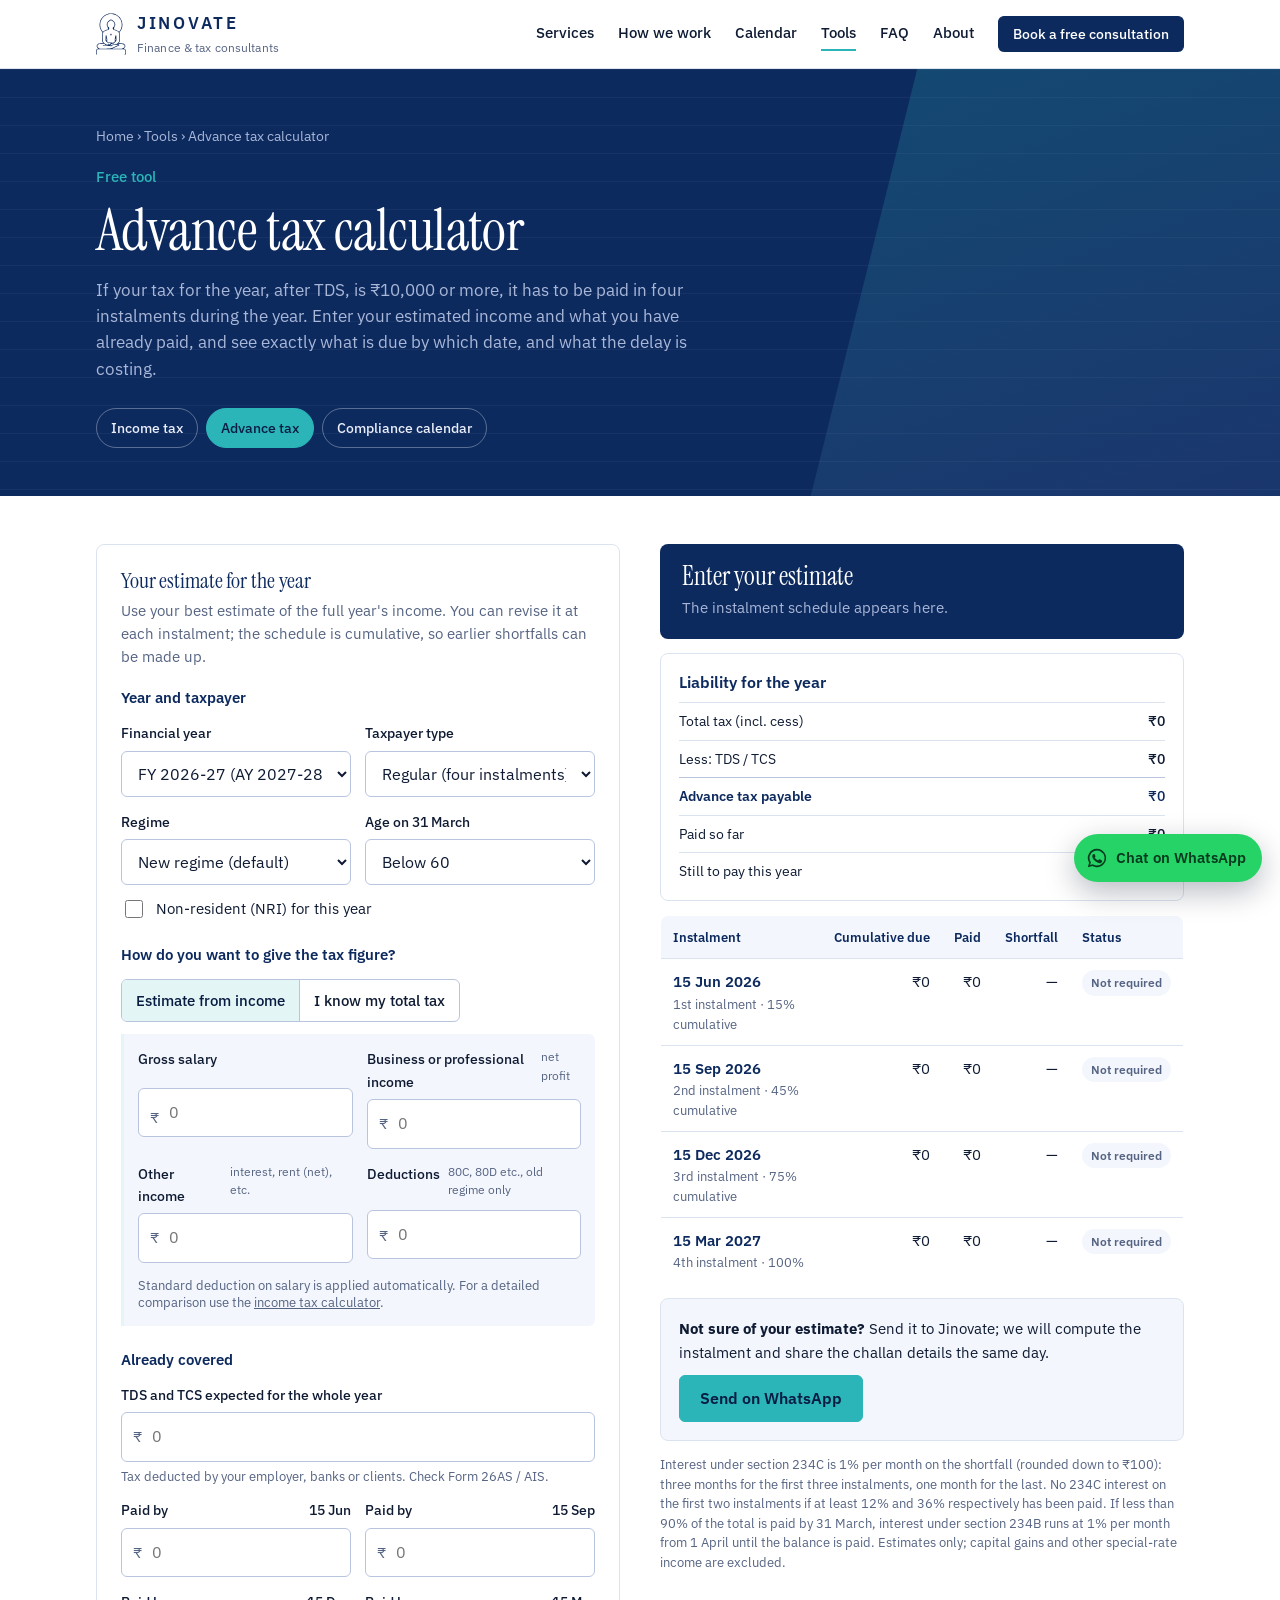
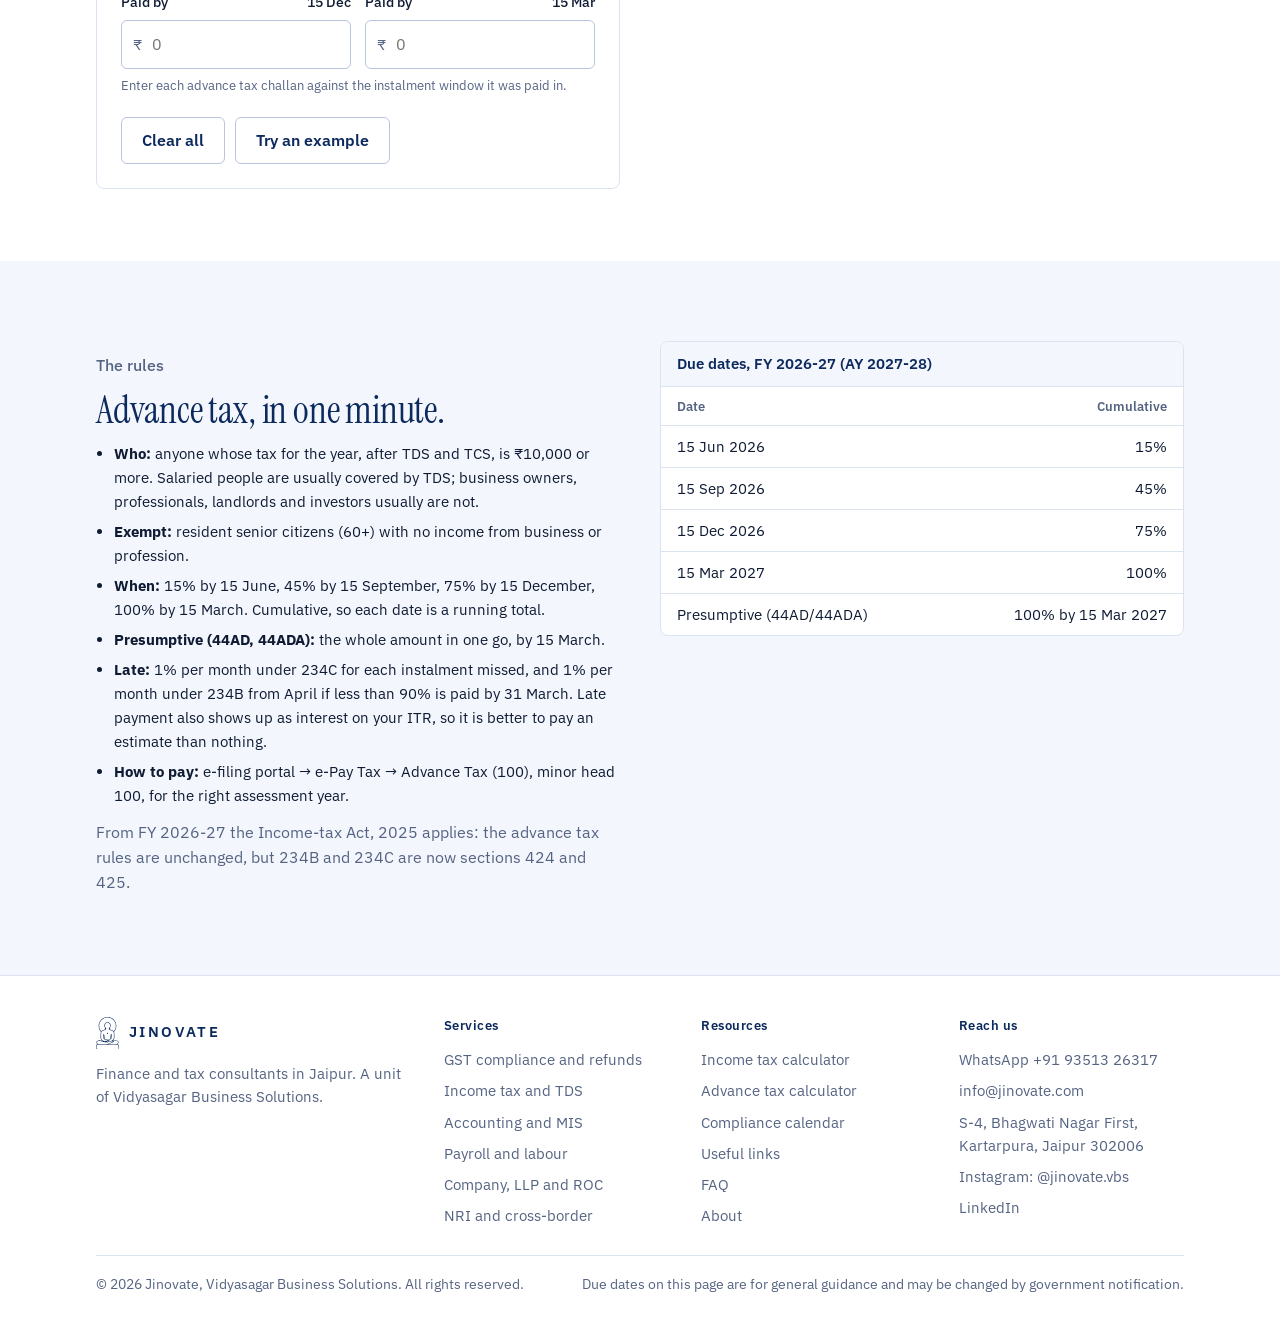
<file: advance-tax-calculator/index.html>
<!doctype html>
<html lang="en">
<head>
<meta charset="utf-8">
<meta name="viewport" content="width=device-width, initial-scale=1, viewport-fit=cover">
<title>Advance Tax Calculator FY 2026-27 | Due Dates, Instalments and 234C Interest | Jinovate</title>
<meta name="description" content="Free advance tax calculator for India. Work out your four instalments (15 June, 15 September, 15 December, 15 March), what is due now after TDS, and the interest under sections 234B and 234C if you have fallen behind.">
<link rel="canonical" href="https://www.jinovate.com/advance-tax-calculator/">
<meta property="og:type" content="website">
<meta property="og:site_name" content="Jinovate">
<meta property="og:title" content="Advance Tax Calculator FY 2026-27 | Due Dates, Instalments and 234C Interest | Jinovate">
<meta property="og:description" content="Free advance tax calculator for India. Work out your four instalments (15 June, 15 September, 15 December, 15 March), what is due now after TDS, and the interest under sections 234B and 234C if you have fallen behind.">
<meta property="og:url" content="https://www.jinovate.com/advance-tax-calculator/">
<meta property="og:image" content="https://www.jinovate.com/og-image.png">
<meta name="twitter:card" content="summary_large_image">
<meta name="theme-color" content="#0D2A5E">
<link rel="icon" href="/favicon.svg" type="image/svg+xml">
<link rel="icon" href="/favicon-32.png" sizes="32x32" type="image/png">
<link rel="apple-touch-icon" href="/apple-touch-icon.png">
<link rel="preconnect" href="https://fonts.googleapis.com">
<link rel="preconnect" href="https://fonts.gstatic.com" crossorigin>
<link rel="stylesheet" href="https://fonts.googleapis.com/css2?family=Instrument+Serif:ital@0;1&family=IBM+Plex+Sans:ital,wght@0,400;0,500;0,600;1,400&display=swap">
<link rel="stylesheet" href="/assets/site.css">
<style>[hidden]{display:none!important}</style>
<script type="application/ld+json">
{"@context":"https://schema.org","@type":"WebApplication","name":"Advance tax calculator","url":"https://www.jinovate.com/advance-tax-calculator/","applicationCategory":"FinanceApplication","operatingSystem":"Web","offers":{"@type":"Offer","price":"0","priceCurrency":"INR"},"provider":{"@type":"Organization","name":"Jinovate","url":"https://www.jinovate.com/"},"description":"Free advance tax calculator for India. Work out your four instalments (15 June, 15 September, 15 December, 15 March), what is due now after TDS, and the interest under sections 234B and 234C if you have fallen behind."}
</script>
<script type="application/ld+json">
{"@context":"https://schema.org","@type":"BreadcrumbList","itemListElement":[{"@type":"ListItem","position":1,"name":"Home","item":"https://www.jinovate.com/"},{"@type":"ListItem","position":2,"name":"Advance tax calculator","item":"https://www.jinovate.com/advance-tax-calculator/"}]}
</script>
</head>
<body>
<a class="skip" href="#main">Skip to content</a>

<header class="site-header">
  <div class="wrap">
    <a class="brand" href="/" aria-label="Jinovate home">
      <svg class="brand-mark" viewBox="38.8 0 57.4 85" aria-hidden="true"><path fill="currentColor" fill-rule="evenodd" d="M67.44,42.03 C67.30,42.03 67.20,42.06 67.06,42.15 C66.93,42.24 66.76,42.39 66.62,42.56 C66.48,42.74 66.31,43.00 66.23,43.19 C66.15,43.38 66.14,43.52 66.14,43.69 C66.15,43.85 66.19,44.00 66.28,44.19 C66.37,44.38 66.50,44.64 66.71,44.81 C66.91,44.99 67.30,45.19 67.50,45.24 C67.70,45.28 67.79,45.18 67.93,45.09 C68.07,45.00 68.23,44.84 68.36,44.68 C68.48,44.52 68.61,44.31 68.69,44.12 C68.76,43.94 68.87,43.83 68.80,43.56 C68.73,43.29 68.43,42.74 68.27,42.50 C68.12,42.26 68.01,42.23 67.88,42.15 C67.74,42.07 67.57,42.03 67.44,42.03Z M0.05,81.83 C0.10,82.00 -6.12,81.98 0.38,82.00 C6.87,82.02 32.44,82.02 39.00,81.95 C45.56,81.87 39.57,81.75 39.74,81.54 C39.91,81.33 39.98,81.71 40.02,80.69 C40.07,79.66 39.97,76.50 40.00,75.38 C40.03,74.25 39.99,74.42 40.23,73.94 C40.47,73.45 41.05,72.79 41.44,72.47 C41.83,72.15 34.12,72.10 42.56,72.02 C51.00,71.94 83.68,71.98 92.06,72.00 C100.45,72.02 92.65,72.06 92.88,72.13 C93.10,72.21 93.14,72.14 93.44,72.42 C93.74,72.70 94.43,73.31 94.68,73.81 C94.93,74.31 94.89,74.24 94.94,75.44 C94.99,76.64 94.92,79.97 94.99,81.00 C95.05,82.03 95.17,81.49 95.34,81.64 C95.51,81.80 89.30,81.89 96.00,81.95 C102.70,82.01 128.92,82.01 135.56,82.00 C142.20,81.99 135.77,81.96 135.84,81.90 C135.90,81.84 135.93,81.78 135.94,81.62 C135.95,81.47 135.97,81.11 135.91,80.97 C135.85,80.82 141.93,80.78 135.56,80.75 C129.19,80.72 104.15,80.83 97.69,80.81 C91.23,80.80 97.02,80.74 96.81,80.67 C96.60,80.61 96.52,80.52 96.42,80.41 C96.31,80.30 96.25,80.20 96.19,80.00 C96.13,79.80 96.08,80.04 96.07,79.19 C96.06,78.33 96.15,75.82 96.12,74.88 C96.10,73.93 96.11,73.97 95.89,73.50 C95.68,73.03 95.17,72.39 94.85,72.03 C94.54,71.67 94.32,71.56 94.00,71.36 C93.68,71.15 93.17,70.95 92.96,70.80 C92.75,70.65 92.76,70.57 92.75,70.44 C92.74,70.30 92.71,70.28 92.92,70.00 C93.13,69.72 93.67,69.25 94.01,68.75 C94.36,68.25 94.78,67.46 94.97,67.00 C95.15,66.54 95.10,66.32 95.12,66.00 C95.13,65.68 95.14,65.45 95.04,65.06 C94.94,64.68 94.80,64.16 94.50,63.69 C94.21,63.21 93.81,62.66 93.25,62.22 C92.69,61.78 92.12,61.39 91.12,61.06 C90.12,60.72 88.48,60.38 87.25,60.22 C86.02,60.06 84.41,60.15 83.75,60.08 C83.09,60.02 83.40,59.94 83.29,59.84 C83.19,59.73 82.99,59.81 83.10,59.44 C83.21,59.07 83.71,58.38 83.97,57.62 C84.23,56.88 84.54,55.58 84.68,54.94 C84.82,54.29 84.80,55.17 84.81,53.75 C84.82,52.33 84.88,48.80 84.75,46.44 C84.62,44.07 84.12,40.81 84.04,39.56 C83.96,38.31 83.84,39.62 84.29,38.94 C84.73,38.25 86.12,36.41 86.72,35.44 C87.31,34.47 87.50,33.97 87.86,33.12 C88.21,32.28 88.58,31.43 88.84,30.38 C89.09,29.32 89.28,27.70 89.40,26.81 C89.52,25.93 89.55,25.62 89.56,25.06 C89.58,24.50 89.65,24.55 89.50,23.44 C89.36,22.32 88.97,19.64 88.68,18.38 C88.39,17.11 88.24,16.88 87.76,15.88 C87.28,14.88 86.48,13.38 85.82,12.38 C85.16,11.38 84.63,10.74 83.81,9.88 C83.00,9.01 81.95,7.96 80.94,7.17 C79.93,6.38 78.69,5.68 77.75,5.15 C76.81,4.62 76.24,4.35 75.31,4.00 C74.39,3.65 73.33,3.29 72.19,3.07 C71.04,2.85 69.74,2.72 68.44,2.69 C67.14,2.65 65.45,2.78 64.38,2.87 C63.30,2.96 62.85,3.01 62.00,3.23 C61.15,3.44 60.33,3.67 59.25,4.15 C58.17,4.63 56.55,5.45 55.50,6.11 C54.45,6.77 53.83,7.28 52.94,8.09 C52.05,8.89 50.95,9.97 50.16,10.94 C49.38,11.90 48.72,13.01 48.21,13.88 C47.70,14.74 47.47,15.17 47.10,16.12 C46.72,17.08 46.24,18.36 45.96,19.62 C45.69,20.89 45.52,22.56 45.44,23.69 C45.36,24.81 45.37,25.29 45.48,26.38 C45.59,27.46 45.84,29.08 46.10,30.19 C46.36,31.29 46.68,32.14 47.03,33.00 C47.39,33.86 47.62,34.40 48.22,35.38 C48.82,36.35 50.19,38.19 50.64,38.88 C51.09,39.56 50.86,39.21 50.90,39.50 C50.94,39.79 51.02,39.44 50.90,40.62 C50.78,41.81 50.32,44.53 50.19,46.62 C50.06,48.72 50.10,51.79 50.12,53.19 C50.15,54.58 50.17,54.28 50.31,55.00 C50.45,55.72 50.72,56.82 50.96,57.50 C51.21,58.18 51.64,58.74 51.79,59.06 C51.94,59.39 51.87,59.31 51.85,59.44 C51.82,59.57 51.75,59.73 51.65,59.83 C51.55,59.93 51.97,59.96 51.25,60.03 C50.53,60.11 48.55,60.11 47.31,60.28 C46.07,60.46 44.75,60.75 43.81,61.07 C42.88,61.40 42.25,61.80 41.69,62.24 C41.13,62.67 40.71,63.32 40.44,63.69 C40.17,64.05 40.16,64.19 40.07,64.44 C39.98,64.69 39.92,64.75 39.91,65.19 C39.90,65.62 39.86,66.49 40.02,67.06 C40.18,67.64 40.53,68.14 40.87,68.62 C41.21,69.11 41.85,69.69 42.08,70.00 C42.31,70.31 42.25,70.36 42.24,70.50 C42.23,70.63 42.21,70.69 41.99,70.84 C41.77,70.98 41.26,71.15 40.94,71.36 C40.61,71.57 40.35,71.73 40.03,72.09 C39.71,72.44 39.24,73.04 39.04,73.50 C38.84,73.96 38.84,73.91 38.81,74.88 C38.78,75.84 38.90,78.39 38.85,79.31 C38.80,80.24 38.65,80.18 38.52,80.41 C38.39,80.65 38.26,80.64 38.06,80.70 C37.86,80.77 43.60,80.79 37.31,80.81 C31.02,80.83 6.52,80.79 0.32,80.82 C-5.89,80.84 0.12,80.78 0.07,80.95 C0.03,81.12 -0.00,81.65 0.05,81.83Z M41.12,65.81 C41.10,65.44 41.14,65.15 41.23,64.88 C41.31,64.60 41.42,64.46 41.63,64.19 C41.84,63.92 42.12,63.56 42.50,63.25 C42.88,62.94 43.51,62.55 43.94,62.35 C44.36,62.14 44.06,62.19 45.06,62.01 C46.06,61.84 48.67,61.44 49.94,61.31 C51.21,61.19 52.04,61.24 52.69,61.26 C53.33,61.28 53.35,61.25 53.81,61.41 C54.27,61.56 55.00,61.89 55.44,62.19 C55.88,62.50 56.27,63.02 56.44,63.25 C56.60,63.48 56.49,63.48 56.44,63.55 C56.39,63.62 56.60,63.68 56.12,63.68 C55.65,63.68 54.21,63.54 53.56,63.56 C52.92,63.58 52.54,63.72 52.25,63.81 C51.96,63.90 51.94,63.99 51.84,64.09 C51.75,64.20 51.69,64.33 51.69,64.44 C51.69,64.55 51.74,64.66 51.85,64.75 C51.95,64.84 51.95,64.95 52.31,64.96 C52.67,64.97 53.11,64.82 54.00,64.81 C54.89,64.81 56.06,64.78 57.62,64.94 C59.19,65.10 61.67,65.61 63.38,65.77 C65.08,65.94 66.96,65.95 67.88,65.94 C68.79,65.92 68.43,65.97 68.88,65.68 C69.32,65.40 70.11,64.53 70.56,64.23 C71.01,63.93 70.79,63.94 71.56,63.89 C72.33,63.85 74.43,63.99 75.19,63.97 C75.95,63.94 75.76,63.89 76.12,63.76 C76.49,63.63 77.00,63.32 77.38,63.20 C77.75,63.09 77.95,63.03 78.38,63.06 C78.80,63.09 79.56,63.27 79.94,63.39 C80.31,63.52 80.46,63.68 80.62,63.81 C80.77,63.94 80.87,64.04 80.85,64.19 C80.83,64.33 80.83,64.50 80.50,64.67 C80.17,64.84 79.64,64.86 78.88,65.21 C78.11,65.56 77.28,66.16 75.94,66.78 C74.59,67.40 72.22,68.40 70.81,68.90 C69.41,69.41 68.98,69.51 67.50,69.79 C66.02,70.07 63.41,70.42 61.94,70.59 C60.47,70.76 61.11,70.76 58.69,70.81 C56.26,70.86 49.52,70.90 47.38,70.88 C45.23,70.85 46.41,70.85 45.81,70.67 C45.22,70.49 44.37,70.12 43.81,69.79 C43.25,69.45 42.86,69.11 42.46,68.66 C42.06,68.22 41.63,67.60 41.40,67.12 C41.18,66.65 41.15,66.19 41.12,65.81Z M93.75,64.88 C93.80,65.28 93.90,66.09 93.73,66.69 C93.55,67.28 93.12,67.93 92.71,68.44 C92.29,68.94 91.88,69.34 91.25,69.72 C90.62,70.10 89.54,70.52 88.94,70.72 C88.33,70.91 90.00,70.86 87.62,70.88 C85.25,70.89 77.31,70.80 74.69,70.81 C72.06,70.82 72.49,70.94 71.88,70.94 C71.26,70.94 71.20,70.87 71.00,70.80 C70.80,70.72 70.66,70.61 70.65,70.50 C70.64,70.38 70.30,70.42 70.94,70.13 C71.58,69.85 73.02,69.45 74.50,68.79 C75.98,68.13 78.40,66.81 79.81,66.16 C81.23,65.52 82.38,65.24 82.98,64.93 C83.58,64.62 83.33,64.53 83.39,64.31 C83.45,64.09 83.42,63.84 83.33,63.62 C83.23,63.41 83.19,63.27 82.81,63.01 C82.43,62.74 81.35,62.27 81.05,62.03 C80.75,61.79 80.93,61.70 81.01,61.57 C81.08,61.44 80.67,61.26 81.50,61.24 C82.33,61.22 84.52,61.29 86.00,61.43 C87.48,61.57 89.29,61.79 90.38,62.10 C91.46,62.40 91.99,62.89 92.50,63.25 C93.01,63.61 93.21,63.98 93.41,64.25 C93.62,64.52 93.69,64.47 93.75,64.88Z M76.45,51.18 C76.55,51.21 76.71,51.32 76.79,51.62 C76.88,51.93 76.92,52.55 76.94,53.00 C76.95,53.45 76.97,54.02 76.89,54.31 C76.82,54.60 76.62,54.71 76.50,54.75 C76.37,54.80 76.24,54.69 76.15,54.56 C76.07,54.42 76.01,54.37 76.00,53.94 C75.99,53.50 76.04,52.35 76.08,51.94 C76.11,51.52 76.14,51.56 76.20,51.44 C76.26,51.31 76.35,51.15 76.45,51.18Z M58.44,51.17 C58.52,51.16 58.60,51.18 58.66,51.27 C58.72,51.35 58.77,51.25 58.82,51.69 C58.88,52.12 58.98,53.40 58.99,53.88 C58.99,54.35 58.95,54.40 58.87,54.56 C58.79,54.73 58.62,54.86 58.50,54.88 C58.39,54.89 58.24,54.81 58.16,54.68 C58.07,54.54 58.01,54.54 58.00,54.06 C57.99,53.58 58.05,52.26 58.08,51.81 C58.11,51.36 58.14,51.48 58.20,51.38 C58.26,51.27 58.37,51.19 58.44,51.17Z M67.56,15.97 C67.89,15.97 67.99,15.99 68.44,16.25 C68.89,16.50 69.58,16.97 70.25,17.50 C70.92,18.04 71.91,18.83 72.49,19.45 C73.06,20.08 73.46,20.84 73.70,21.25 C73.95,21.66 73.87,21.22 73.95,21.94 C74.04,22.66 74.42,24.44 74.22,25.56 C74.03,26.69 73.24,28.01 72.78,28.69 C72.33,29.37 71.79,29.39 71.51,29.65 C71.23,29.91 71.21,29.86 71.09,30.25 C70.97,30.64 70.78,31.55 70.78,32.00 C70.79,32.45 70.94,32.66 71.10,32.94 C71.26,33.21 71.35,33.33 71.75,33.64 C72.15,33.96 72.56,34.42 73.50,34.85 C74.44,35.27 76.29,35.77 77.38,36.19 C78.46,36.60 79.28,36.94 80.00,37.34 C80.72,37.73 81.23,38.12 81.67,38.57 C82.12,39.01 82.46,39.62 82.66,40.00 C82.87,40.38 82.78,39.81 82.91,40.88 C83.04,41.94 83.34,44.44 83.44,46.38 C83.54,48.31 83.52,51.11 83.50,52.50 C83.48,53.89 83.46,53.86 83.34,54.69 C83.21,55.51 83.02,56.71 82.75,57.44 C82.47,58.17 82.15,58.52 81.66,59.06 C81.17,59.60 80.48,60.22 79.81,60.69 C79.14,61.16 78.31,61.57 77.62,61.88 C76.94,62.20 76.21,62.43 75.69,62.58 C75.17,62.72 75.17,62.74 74.50,62.75 C73.83,62.76 72.32,62.62 71.69,62.62 C71.05,62.63 71.25,62.50 70.69,62.80 C70.12,63.11 68.97,64.14 68.31,64.47 C67.66,64.80 67.11,64.76 66.75,64.78 C66.39,64.81 66.26,64.71 66.13,64.63 C66.00,64.55 65.84,64.51 65.96,64.33 C66.08,64.15 66.62,63.89 66.87,63.55 C67.11,63.21 67.29,62.54 67.46,62.29 C67.62,62.05 67.54,62.16 67.88,62.07 C68.21,61.98 68.93,61.91 69.44,61.75 C69.95,61.58 70.41,61.24 70.94,61.07 C71.47,60.90 71.67,61.41 72.62,60.72 C73.58,60.03 75.83,57.76 76.68,56.91 C77.53,56.06 77.52,56.02 77.74,55.62 C77.96,55.23 77.96,55.39 78.00,54.56 C78.04,53.74 78.04,52.12 78.00,50.69 C77.96,49.25 77.87,46.86 77.78,45.94 C77.69,45.02 77.63,45.32 77.47,45.16 C77.30,45.00 77.01,44.93 76.81,44.98 C76.61,45.03 76.55,44.60 76.26,45.44 C75.98,46.27 75.37,48.60 75.12,50.00 C74.87,51.40 74.78,52.83 74.75,53.81 C74.72,54.79 74.93,55.39 74.94,55.88 C74.95,56.36 74.91,56.49 74.80,56.75 C74.68,57.01 74.61,57.09 74.25,57.44 C73.89,57.79 73.31,58.48 72.62,58.84 C71.94,59.20 70.84,59.57 70.12,59.61 C69.41,59.65 69.05,59.20 68.31,59.08 C67.57,58.96 66.48,58.88 65.69,58.88 C64.90,58.87 64.03,59.04 63.56,59.06 C63.09,59.08 63.09,59.05 62.88,58.99 C62.66,58.92 62.62,58.97 62.25,58.69 C61.88,58.41 61.00,57.71 60.64,57.31 C60.28,56.92 60.17,56.81 60.10,56.31 C60.04,55.81 60.25,55.08 60.25,54.31 C60.24,53.54 60.32,53.10 60.09,51.69 C59.85,50.27 59.10,46.87 58.86,45.81 C58.61,44.75 58.74,45.45 58.62,45.32 C58.51,45.18 58.32,45.05 58.19,45.00 C58.05,44.94 57.94,44.95 57.81,45.00 C57.69,45.05 57.54,45.11 57.44,45.27 C57.34,45.43 57.29,45.09 57.21,45.94 C57.14,46.79 57.05,48.92 57.00,50.38 C56.95,51.83 56.93,53.85 56.94,54.69 C56.95,55.52 56.86,55.01 57.07,55.38 C57.28,55.74 57.40,56.08 58.21,56.85 C59.02,57.62 61.11,59.42 61.94,60.01 C62.77,60.60 62.59,60.37 63.19,60.38 C63.78,60.38 64.92,60.07 65.50,60.06 C66.08,60.05 66.45,60.24 66.66,60.33 C66.87,60.41 66.76,60.48 66.75,60.56 C66.75,60.65 66.88,60.54 66.61,60.85 C66.34,61.15 65.46,62.08 65.11,62.39 C64.76,62.71 64.91,62.74 64.50,62.72 C64.09,62.70 63.03,62.32 62.62,62.28 C62.22,62.24 62.35,62.31 62.06,62.48 C61.77,62.65 61.21,63.15 60.88,63.27 C60.54,63.40 60.42,63.35 60.06,63.25 C59.71,63.16 59.55,63.13 58.75,62.71 C57.95,62.28 56.14,61.31 55.25,60.72 C54.36,60.13 53.89,59.68 53.40,59.16 C52.91,58.65 52.55,58.04 52.32,57.62 C52.09,57.21 52.14,57.33 52.01,56.69 C51.88,56.04 51.65,54.95 51.55,53.75 C51.46,52.55 51.44,50.74 51.44,49.50 C51.44,48.26 51.45,47.76 51.56,46.31 C51.67,44.86 51.95,41.88 52.09,40.81 C52.22,39.75 52.22,40.23 52.36,39.94 C52.50,39.65 52.69,39.34 52.90,39.06 C53.11,38.79 53.24,38.60 53.62,38.29 C54.01,37.99 54.52,37.58 55.19,37.23 C55.85,36.88 56.55,36.59 57.62,36.18 C58.70,35.78 60.68,35.24 61.62,34.81 C62.57,34.38 62.92,33.94 63.31,33.60 C63.70,33.25 63.83,33.06 63.97,32.75 C64.11,32.44 64.19,32.17 64.17,31.75 C64.15,31.33 63.97,30.60 63.86,30.25 C63.74,29.90 63.75,29.92 63.47,29.65 C63.19,29.38 62.60,29.31 62.15,28.62 C61.71,27.94 61.02,26.19 60.78,25.56 C60.54,24.94 60.69,25.47 60.72,24.88 C60.76,24.28 60.91,22.59 61.00,22.00 C61.09,21.41 60.99,21.75 61.25,21.31 C61.52,20.88 62.04,19.99 62.57,19.39 C63.10,18.80 63.78,18.28 64.44,17.76 C65.09,17.24 65.98,16.57 66.50,16.27 C67.02,15.98 67.24,15.98 67.56,15.97Z M52.24,10.50 C52.99,9.71 53.80,8.99 54.75,8.27 C55.70,7.55 57.05,6.69 57.94,6.18 C58.82,5.68 59.20,5.56 60.06,5.25 C60.93,4.94 62.06,4.57 63.12,4.35 C64.19,4.13 65.53,4.01 66.44,3.94 C67.34,3.87 67.77,3.90 68.56,3.94 C69.35,3.98 70.14,3.97 71.19,4.19 C72.24,4.41 73.85,4.89 74.88,5.25 C75.90,5.61 76.62,5.97 77.31,6.33 C78.00,6.68 78.30,6.90 79.00,7.39 C79.70,7.89 80.73,8.62 81.50,9.31 C82.26,9.99 82.86,10.60 83.57,11.50 C84.28,12.40 85.25,13.84 85.76,14.69 C86.27,15.53 86.33,15.75 86.65,16.56 C86.97,17.38 87.44,18.62 87.67,19.56 C87.91,20.50 87.98,21.20 88.07,22.19 C88.15,23.18 88.20,24.53 88.19,25.50 C88.17,26.47 88.06,27.30 87.97,28.00 C87.88,28.70 87.88,28.86 87.65,29.69 C87.42,30.51 86.90,32.09 86.57,32.94 C86.23,33.78 86.10,33.99 85.65,34.75 C85.20,35.51 84.26,36.97 83.87,37.49 C83.48,38.01 83.51,37.80 83.31,37.85 C83.12,37.89 83.22,38.07 82.69,37.76 C82.16,37.45 80.89,36.43 80.12,36.00 C79.36,35.56 79.14,35.50 78.12,35.12 C77.11,34.75 74.86,34.05 74.06,33.73 C73.27,33.40 73.50,33.38 73.35,33.18 C73.20,32.99 73.10,32.86 73.16,32.56 C73.23,32.26 73.61,31.95 73.75,31.38 C73.88,30.80 73.64,30.20 73.97,29.12 C74.30,28.05 75.54,26.24 75.73,24.94 C75.91,23.64 75.39,22.30 75.06,21.31 C74.74,20.32 74.09,19.51 73.77,19.00 C73.45,18.49 73.93,18.91 73.12,18.26 C72.32,17.61 69.74,15.67 68.94,15.10 C68.14,14.53 68.56,14.89 68.31,14.82 C68.06,14.75 67.74,14.68 67.44,14.69 C67.14,14.70 66.75,14.79 66.50,14.87 C66.25,14.95 66.71,14.59 65.94,15.16 C65.17,15.72 62.67,17.61 61.88,18.26 C61.08,18.92 61.51,18.56 61.18,19.06 C60.86,19.56 60.25,20.26 59.93,21.25 C59.61,22.24 59.09,23.70 59.26,25.00 C59.44,26.30 60.65,28.02 60.98,29.06 C61.30,30.10 61.07,30.68 61.21,31.25 C61.35,31.82 61.77,32.17 61.84,32.50 C61.91,32.83 61.77,33.05 61.63,33.25 C61.49,33.45 61.80,33.41 61.00,33.73 C60.20,34.05 57.85,34.78 56.81,35.17 C55.77,35.56 55.50,35.63 54.75,36.06 C54.00,36.49 52.81,37.46 52.31,37.76 C51.81,38.06 51.92,37.88 51.75,37.86 C51.58,37.84 51.52,37.89 51.28,37.64 C51.04,37.40 50.64,36.90 50.29,36.38 C49.94,35.85 49.51,35.11 49.17,34.50 C48.84,33.89 48.59,33.43 48.29,32.69 C47.99,31.95 47.58,30.77 47.38,30.06 C47.17,29.35 47.14,29.47 47.04,28.44 C46.93,27.41 46.73,25.23 46.75,23.88 C46.77,22.52 46.88,21.53 47.13,20.31 C47.39,19.09 47.75,17.78 48.27,16.56 C48.79,15.34 49.59,14.01 50.25,13.00 C50.91,11.99 51.49,11.29 52.24,10.50Z"/></svg>
      <span><span class="brand-name">JINOVATE</span><span class="brand-sub">Finance &amp; tax consultants</span></span>
    </a>
    <button class="nav-toggle" id="navToggle" aria-expanded="false" aria-controls="siteNav">Menu</button>
    <nav class="nav" id="siteNav" aria-label="Main">
      <a href="/#services">Services</a>
      <a href="/#process">How we work</a>
      <a href="/#calendar">Calendar</a>
      <a href="/income-tax-calculator/" aria-current="true">Tools</a>
      <a href="/#faq">FAQ</a>
      <a href="/#about">About</a>
      <a class="btn btn-navy" href="/#contact">Book a free consultation</a>
    </nav>
  </div>
</header>

<main id="main">
<section class="tool-hero">
  <div class="wrap">
    <p class="crumbs"><a href="/">Home</a> › Tools › Advance tax calculator</p>
    <p class="kicker">Free tool</p>
    <h1>Advance tax calculator</h1>
    <p class="lede">If your tax for the year, after TDS, is ₹10,000 or more, it has to be paid in four instalments during the year. Enter your estimated income and what you have already paid, and see exactly what is due by which date, and what the delay is costing.</p>
    <div class="tool-switch">
      <a href="/income-tax-calculator/">Income tax</a>
      <a href="/advance-tax-calculator/" aria-current="page">Advance tax</a>
      <a href="/#calendar">Compliance calendar</a>
    </div>
  </div>
</section>

<div class="wrap tool">
  <form class="panel" id="atForm" novalidate autocomplete="off">
    <h2>Your estimate for the year</h2>
    <p class="hint">Use your best estimate of the full year's income. You can revise it at each instalment; the schedule is cumulative, so earlier shortfalls can be made up.</p>

    <fieldset class="fs">
      <legend>Year and taxpayer</legend>
      <div class="grid2">
        <div class="field"><label for="fy">Financial year</label><select id="fy" name="fy"></select></div>
        <div class="field"><label for="ttype">Taxpayer type</label>
          <select id="ttype" name="ttype">
            <option value="regular">Regular (four instalments)</option>
            <option value="presumptive">Presumptive, 44AD/44ADA (one instalment)</option>
            <option value="senior">Senior citizen, no business income</option>
          </select></div>
      </div>
      <div class="grid2" style="margin-top:14px">
        <div class="field"><label for="regime">Regime</label><select id="regime" name="regime"><option value="new">New regime (default)</option><option value="old">Old regime</option></select></div>
        <div class="field"><label for="age">Age on 31 March</label><select id="age" name="age"><option value="<60">Below 60</option><option value="60">60 to 79</option><option value="80">80 or above</option></select></div>
      </div>
      <label class="check" style="margin-top:12px"><input type="checkbox" id="nri" name="nri"> Non-resident (NRI) for this year</label>
    </fieldset>

    <fieldset class="fs">
      <legend>How do you want to give the tax figure?</legend>
      <div class="seg" role="radiogroup" aria-label="Mode">
        <label><input type="radio" name="mode" value="income" checked><span>Estimate from income</span></label>
        <label><input type="radio" name="mode" value="tax"><span>I know my total tax</span></label>
      </div>
      <div class="sub" id="modeIncome">
        <div class="grid2">
          <div class="field"><label for="salary">Gross salary</label><div class="money"><input id="salary" inputmode="numeric" placeholder="0"></div></div>
          <div class="field"><label for="business">Business or professional income <small>net profit</small></label><div class="money"><input id="business" inputmode="numeric" placeholder="0"></div></div>
          <div class="field"><label for="otherIncome">Other income <small>interest, rent (net), etc.</small></label><div class="money"><input id="otherIncome" inputmode="numeric" placeholder="0"></div></div>
          <div class="field"><label for="deductions">Deductions <small>80C, 80D etc., old regime only</small></label><div class="money"><input id="deductions" inputmode="numeric" placeholder="0"></div></div>
        </div>
        <span class="note">Standard deduction on salary is applied automatically. For a detailed comparison use the <a href="/income-tax-calculator/">income tax calculator</a>.</span>
      </div>
      <div class="sub" id="modeTax" hidden>
        <div class="field"><label for="taxKnown">Total tax for the year <small>including cess</small></label><div class="money"><input id="taxKnown" inputmode="numeric" placeholder="0"></div></div>
      </div>
    </fieldset>

    <fieldset class="fs">
      <legend>Already covered</legend>
      <div class="field"><label for="tds">TDS and TCS expected for the whole year</label><div class="money"><input id="tds" inputmode="numeric" placeholder="0"></div><span class="note">Tax deducted by your employer, banks or clients. Check Form 26AS / AIS.</span></div>
      <div id="paidBlock" style="margin-top:14px">
        <div class="grid2">
          <div class="field" data-inst="0"><label for="paid0">Paid by <span id="d0">15 Jun</span></label><div class="money"><input id="paid0" inputmode="numeric" placeholder="0"></div></div>
          <div class="field" data-inst="1"><label for="paid1">Paid by <span id="d1">15 Sep</span></label><div class="money"><input id="paid1" inputmode="numeric" placeholder="0"></div></div>
          <div class="field" data-inst="2"><label for="paid2">Paid by <span id="d2">15 Dec</span></label><div class="money"><input id="paid2" inputmode="numeric" placeholder="0"></div></div>
          <div class="field" data-inst="3"><label for="paid3">Paid by <span id="d3">15 Mar</span></label><div class="money"><input id="paid3" inputmode="numeric" placeholder="0"></div></div>
        </div>
        <span class="note" style="display:block;margin-top:8px">Enter each advance tax challan against the instalment window it was paid in.</span>
      </div>
    </fieldset>

    <div class="btn-row">
      <button type="button" class="btn btn-outline" id="resetBtn">Clear all</button>
      <button type="button" class="btn btn-outline" id="exampleBtn">Try an example</button>
    </div>
  </form>

  <aside class="results" aria-live="polite">
    <div class="verdict" id="verdict">
      <div><strong id="vTitle">Enter your estimate</strong><br><span id="vSub">The instalment schedule appears here.</span></div>
      <div class="big" id="vAmt"></div>
    </div>

    <div class="rcard" style="margin-top:14px">
      <h3>Liability for the year</h3>
      <ul class="kv" style="margin-top:0">
        <li><span>Total tax (incl. cess)</span><span id="kTax">₹0</span></li>
        <li><span>Less: TDS / TCS</span><span id="kTds">₹0</span></li>
        <li class="tot"><span>Advance tax payable</span><span id="kNet">₹0</span></li>
        <li><span>Paid so far</span><span id="kPaid">₹0</span></li>
        <li><span>Still to pay this year</span><span id="kLeft">₹0</span></li>
      </ul>
    </div>

    <div id="payNow" class="paynow" hidden><div><span id="pnLabel">Pay by 15 Dec to stay on schedule</span><br><strong id="pnAmt">₹0</strong></div><a class="btn btn-navy" href="https://eportal.incometax.gov.in/iec/foservices/#/e-pay-tax-prelogin/user-details" target="_blank" rel="noopener">Pay on e-filing portal</a></div>

    <div class="sched-wrap"><table class="sched" id="sched"><thead><tr><th>Instalment</th><th class="r">Cumulative due</th><th class="r">Paid</th><th class="r">Shortfall</th><th>Status</th></tr></thead><tbody></tbody></table></div>

    <div id="interestBox"></div>

    <div class="cta-box">
      <p><strong>Not sure of your estimate?</strong> Send it to Jinovate; we will compute the instalment and share the challan details the same day.</p>
      <div class="btn-row"><a class="btn btn-primary" id="waSend" href="https://wa.me/919351326317" target="_blank" rel="noopener">Send on WhatsApp</a></div>
    </div>
    <p class="fine" id="fine">Interest under section 234C is 1% per month on the shortfall (rounded down to ₹100): three months for the first three instalments, one month for the last. No 234C interest on the first two instalments if at least 12% and 36% respectively has been paid. If less than 90% of the total is paid by 31 March, interest under section 234B runs at 1% per month from 1 April until the balance is paid. Estimates only; capital gains and other special-rate income are excluded.</p>
  </aside>
</div>

<section class="band band-soft">
  <div class="wrap explain">
    <div>
      <p class="kicker">The rules</p>
      <h2>Advance tax, in one minute.</h2>
      <ul>
        <li><strong>Who:</strong> anyone whose tax for the year, after TDS and TCS, is ₹10,000 or more. Salaried people are usually covered by TDS; business owners, professionals, landlords and investors usually are not.</li>
        <li><strong>Exempt:</strong> resident senior citizens (60+) with no income from business or profession.</li>
        <li><strong>When:</strong> 15% by 15 June, 45% by 15 September, 75% by 15 December, 100% by 15 March. Cumulative, so each date is a running total.</li>
        <li><strong>Presumptive (44AD, 44ADA):</strong> the whole amount in one go, by 15 March.</li>
        <li><strong>Late:</strong> 1% per month under 234C for each instalment missed, and 1% per month under 234B from April if less than 90% is paid by 31 March. Late payment also shows up as interest on your ITR, so it is better to pay an estimate than nothing.</li>
        <li><strong>How to pay:</strong> e-filing portal → e-Pay Tax → Advance Tax (100), minor head 100, for the right assessment year.</li>
      </ul>
      <p id="exAct"></p>
    </div>
    <div class="slabbox" id="datebox"></div>
  </div>
</section>

<script src="/assets/tax-engine.js"></script>
<script>
(function(){
  var T = window.JTax, $ = function(id){ return document.getElementById(id); };
  var form = $('atForm');
  var fySel = $('fy');
  T.FY_ORDER.forEach(function(k){ var o=document.createElement('option'); o.value=k; o.textContent='FY '+k+' (AY '+T.RULES[k].ay+')'; fySel.appendChild(o); });
  fySel.value = T.defaultFY();

  function parseMoney(el){ return Number(String(el.value).replace(/[^0-9]/g,'')) || 0; }
  Array.prototype.forEach.call(form.querySelectorAll('.money input'), function(el){
    el.addEventListener('input', function(){ var v=this.value.replace(/[^0-9]/g,''); if(v!==this.value){ this.value=v; } run(); });
    el.addEventListener('blur', function(){ var v=parseMoney(this); this.value = v ? T.fmt(v,{noSymbol:true}) : ''; });
    el.addEventListener('focus', function(){ var v=parseMoney(this); this.value = v ? String(v) : ''; });
  });
  form.addEventListener('change', function(){ sync(); run(); });

  function mode(){ return form.querySelector('input[name=mode]:checked').value; }
  function sync(){
    var m = mode(); $('modeIncome').hidden = m!=='income'; $('modeTax').hidden = m!=='tax';
    var t = $('ttype').value, R = T.RULES[fySel.value];
    for (var i=0;i<4;i++){ var f = form.querySelector('[data-inst="'+i+'"]'); f.hidden = (t==='presumptive' && i<3); $('d'+i).textContent = T.fmtDate(R.dates[i]).replace(/ \d{4}$/,''); }
    $('paidBlock').style.display = t==='senior' ? 'none' : '';
  }

  function totalTax(fy){
    if (mode()==='tax') return parseMoney($('taxKnown'));
    var ttype = $('ttype').value;
    var age = $('age').value; if (ttype==='senior' && age==='<60') age='60';
    var inp = { age: age, resident: !$('nri').checked, salary: parseMoney($('salary')), business: parseMoney($('business')), otherIncome: parseMoney($('otherIncome')), dedOther: parseMoney($('deductions')) };
    return T.computeRegime(fy, $('regime').value, inp).total;
  }

  var summary = '';
  function run(){
    var fy = fySel.value, R = T.RULES[fy], ttype = $('ttype').value;
    var tax = totalTax(fy), tds = parseMoney($('tds'));
    var paid = [parseMoney($('paid0')), parseMoney($('paid1')), parseMoney($('paid2')), parseMoney($('paid3'))];
    var s = T.advanceSchedule(fy, tax, tds, paid, { presumptive: ttype==='presumptive', seniorNoBusiness: ttype==='senior' });
    var any = tax > 0;

    $('kTax').textContent = T.fmt(tax); $('kTds').textContent = T.fmt(-tds); $('kNet').textContent = T.fmt(s.net);
    $('kPaid').textContent = T.fmt(s.paidTotal); $('kLeft').textContent = T.fmt(Math.max(0, s.net - s.paidTotal));

    // Verdict
    if (!any){ $('vTitle').textContent='Enter your estimate'; $('vSub').textContent='The instalment schedule appears here.'; $('vAmt').textContent=''; }
    else if (ttype==='senior'){ $('vTitle').textContent='No advance tax for you'; $('vSub').textContent='Resident senior citizens without business income are exempt. Pay any balance as self-assessment tax with the return.'; $('vAmt').textContent=''; }
    else if (!s.required){ $('vTitle').textContent='No advance tax required'; $('vSub').textContent='Tax after TDS is below ₹10,000. Pay the balance as self-assessment tax when you file.'; $('vAmt').textContent=T.fmt(s.net); }
    else { var next = s.rows.filter(function(r){ return r.status==='next'; })[0]; var overdue = s.rows.filter(function(r){ return r.status==='short'; }).length;
      if (next){ $('vTitle').textContent = overdue ? 'Catch up by '+T.fmtDate(next.date) : 'Next instalment due '+T.fmtDate(next.date); $('vSub').textContent = overdue ? 'Earlier instalments are short; paying the cumulative amount now stops further 234C interest.' : 'You are on schedule so far.'; $('vAmt').textContent = T.fmt(next.payNow); }
      else { var last = s.rows[s.rows.length-1]; $('vTitle').textContent = last.payNow>0 ? 'All instalment dates have passed' : 'Advance tax fully paid'; $('vSub').textContent = last.payNow>0 ? 'Pay the balance now as advance tax (before 31 March) or self-assessment tax (after).' : 'Nothing further is due; file the return by the due date.'; $('vAmt').textContent = T.fmt(last.payNow); }
    }

    // Pay-now box
    var nextRow = s.rows.filter(function(r){ return r.status==='next'; })[0];
    $('payNow').hidden = !(any && s.required && nextRow && nextRow.payNow>0);
    if (nextRow){ $('pnLabel').textContent = 'Pay by '+T.fmtDate(nextRow.date)+' to be at '+Math.round(nextRow.cumPct*100)+'% of the year\'s tax'; $('pnAmt').textContent = T.fmt(nextRow.payNow); }

    // Schedule table
    var tb = $('sched').querySelector('tbody'), h = '';
    var lab = {paid:'Paid',short:'Short',next:'Due next',upcoming:'Upcoming',na:'Not required'};
    s.rows.forEach(function(r){
      h += '<tr><td><span class="d">'+T.fmtDate(r.date)+'</span><span class="s">'+r.label+(r.cumPct<1?' · '+Math.round(r.cumPct*100)+'% cumulative':' · 100%')+'</span></td><td class="r">'+T.fmt(r.cumDue)+'</td><td class="r">'+T.fmt(r.cumPaid)+'</td><td class="r">'+(r.payNow?T.fmt(r.payNow):'—')+'</td><td><span class="st st-'+r.status+'">'+lab[r.status]+'</span>'+(r.interest?'<span class="s">234C interest '+T.fmt(r.interest)+'</span>':'')+'</td></tr>';
    });
    tb.innerHTML = h;

    // Interest box
    var ib = '';
    if (any && s.required){
      if (s.interest234C>0) ib += '<div class="alert warn"><strong>Interest so far under section 234C'+(R.act==='2025'?' (s.425 of the 2025 Act)':'')+': '+T.fmt(s.interest234C)+'.</strong> It is fixed for the instalments already missed; paying the cumulative amount now prevents the next instalment from adding to it.</div>';
      else if (s.rows.some(function(r){ return r.status==='paid'; })) ib += '<div class="alert ok">No 234C interest on the instalments paid so far.</div>';
      if (s.below90 && new Date() > new Date(R.fyEnd+'T23:59:59')) ib += '<div class="alert warn">Less than 90% was paid by 31 March, so section 234B'+(R.act==='2025'?' (s.424)':'')+' interest runs at about '+T.fmt(s.perMonth234B)+' per month from 1 April until the balance is paid.</div>';
      else if (s.below90) ib += '<div class="alert">To avoid section 234B interest, at least 90% of the year\'s tax ('+T.fmt(Math.round(s.net*.9))+') must be paid by 31 March. That is '+T.fmt(Math.round(s.shortfall90))+' more than paid so far.</div>';
    }
    $('interestBox').innerHTML = ib;

    // Date box
    var db = '<h3>Due dates, FY '+fy+' (AY '+R.ay+')</h3><table><thead><tr><th>Date</th><th class="r">Cumulative</th></tr></thead><tbody>';
    var pcts = ['15%','45%','75%','100%'];
    R.dates.forEach(function(d,i){ db += '<tr><td>'+T.fmtDate(d)+'</td><td class="r">'+pcts[i]+'</td></tr>'; });
    db += '<tr><td>Presumptive (44AD/44ADA)</td><td class="r">100% by '+T.fmtDate(R.dates[3])+'</td></tr></tbody></table>';
    $('datebox').innerHTML = db;
    $('exAct').textContent = R.act==='2025' ? 'From FY 2026-27 the Income-tax Act, 2025 applies: the advance tax rules are unchanged, but 234B and 234C are now sections 424 and 425.' : '';

    summary = 'Advance tax estimate, FY '+fy+'\nTotal tax: '+T.fmt(tax)+'\nTDS/TCS: '+T.fmt(tds)+'\nAdvance tax payable: '+T.fmt(s.net)+'\nPaid so far: '+T.fmt(s.paidTotal)+(nextRow?'\nDue by '+T.fmtDate(nextRow.date)+': '+T.fmt(nextRow.payNow):'')+(s.interest234C?'\n234C interest so far: '+T.fmt(s.interest234C):'')+'\n(from jinovate.com/advance-tax-calculator)';
    $('waSend').href = 'https://wa.me/919351326317?text='+encodeURIComponent('Hi Jinovate, please help me with my advance tax:\n\n'+summary);
  }

  $('resetBtn').addEventListener('click', function(){ form.reset(); fySel.value=T.defaultFY(); sync(); run(); });
  $('exampleBtn').addEventListener('click', function(){ form.reset(); fySel.value=T.defaultFY(); $('business').value='18,00,000'; $('otherIncome').value='1,20,000'; $('tds').value='45,000'; $('paid0').value='25,000'; $('paid1').value='60,000'; sync(); run(); });
  sync(); run();
})();
</script>

</main>

<footer class="footer">
  <div class="wrap">
    <div class="footer-grid">
      <div>
        <div class="fb"><svg class="brand-mark" viewBox="38.8 0 57.4 85" aria-hidden="true"><path fill="currentColor" fill-rule="evenodd" d="M67.44,42.03 C67.30,42.03 67.20,42.06 67.06,42.15 C66.93,42.24 66.76,42.39 66.62,42.56 C66.48,42.74 66.31,43.00 66.23,43.19 C66.15,43.38 66.14,43.52 66.14,43.69 C66.15,43.85 66.19,44.00 66.28,44.19 C66.37,44.38 66.50,44.64 66.71,44.81 C66.91,44.99 67.30,45.19 67.50,45.24 C67.70,45.28 67.79,45.18 67.93,45.09 C68.07,45.00 68.23,44.84 68.36,44.68 C68.48,44.52 68.61,44.31 68.69,44.12 C68.76,43.94 68.87,43.83 68.80,43.56 C68.73,43.29 68.43,42.74 68.27,42.50 C68.12,42.26 68.01,42.23 67.88,42.15 C67.74,42.07 67.57,42.03 67.44,42.03Z M0.05,81.83 C0.10,82.00 -6.12,81.98 0.38,82.00 C6.87,82.02 32.44,82.02 39.00,81.95 C45.56,81.87 39.57,81.75 39.74,81.54 C39.91,81.33 39.98,81.71 40.02,80.69 C40.07,79.66 39.97,76.50 40.00,75.38 C40.03,74.25 39.99,74.42 40.23,73.94 C40.47,73.45 41.05,72.79 41.44,72.47 C41.83,72.15 34.12,72.10 42.56,72.02 C51.00,71.94 83.68,71.98 92.06,72.00 C100.45,72.02 92.65,72.06 92.88,72.13 C93.10,72.21 93.14,72.14 93.44,72.42 C93.74,72.70 94.43,73.31 94.68,73.81 C94.93,74.31 94.89,74.24 94.94,75.44 C94.99,76.64 94.92,79.97 94.99,81.00 C95.05,82.03 95.17,81.49 95.34,81.64 C95.51,81.80 89.30,81.89 96.00,81.95 C102.70,82.01 128.92,82.01 135.56,82.00 C142.20,81.99 135.77,81.96 135.84,81.90 C135.90,81.84 135.93,81.78 135.94,81.62 C135.95,81.47 135.97,81.11 135.91,80.97 C135.85,80.82 141.93,80.78 135.56,80.75 C129.19,80.72 104.15,80.83 97.69,80.81 C91.23,80.80 97.02,80.74 96.81,80.67 C96.60,80.61 96.52,80.52 96.42,80.41 C96.31,80.30 96.25,80.20 96.19,80.00 C96.13,79.80 96.08,80.04 96.07,79.19 C96.06,78.33 96.15,75.82 96.12,74.88 C96.10,73.93 96.11,73.97 95.89,73.50 C95.68,73.03 95.17,72.39 94.85,72.03 C94.54,71.67 94.32,71.56 94.00,71.36 C93.68,71.15 93.17,70.95 92.96,70.80 C92.75,70.65 92.76,70.57 92.75,70.44 C92.74,70.30 92.71,70.28 92.92,70.00 C93.13,69.72 93.67,69.25 94.01,68.75 C94.36,68.25 94.78,67.46 94.97,67.00 C95.15,66.54 95.10,66.32 95.12,66.00 C95.13,65.68 95.14,65.45 95.04,65.06 C94.94,64.68 94.80,64.16 94.50,63.69 C94.21,63.21 93.81,62.66 93.25,62.22 C92.69,61.78 92.12,61.39 91.12,61.06 C90.12,60.72 88.48,60.38 87.25,60.22 C86.02,60.06 84.41,60.15 83.75,60.08 C83.09,60.02 83.40,59.94 83.29,59.84 C83.19,59.73 82.99,59.81 83.10,59.44 C83.21,59.07 83.71,58.38 83.97,57.62 C84.23,56.88 84.54,55.58 84.68,54.94 C84.82,54.29 84.80,55.17 84.81,53.75 C84.82,52.33 84.88,48.80 84.75,46.44 C84.62,44.07 84.12,40.81 84.04,39.56 C83.96,38.31 83.84,39.62 84.29,38.94 C84.73,38.25 86.12,36.41 86.72,35.44 C87.31,34.47 87.50,33.97 87.86,33.12 C88.21,32.28 88.58,31.43 88.84,30.38 C89.09,29.32 89.28,27.70 89.40,26.81 C89.52,25.93 89.55,25.62 89.56,25.06 C89.58,24.50 89.65,24.55 89.50,23.44 C89.36,22.32 88.97,19.64 88.68,18.38 C88.39,17.11 88.24,16.88 87.76,15.88 C87.28,14.88 86.48,13.38 85.82,12.38 C85.16,11.38 84.63,10.74 83.81,9.88 C83.00,9.01 81.95,7.96 80.94,7.17 C79.93,6.38 78.69,5.68 77.75,5.15 C76.81,4.62 76.24,4.35 75.31,4.00 C74.39,3.65 73.33,3.29 72.19,3.07 C71.04,2.85 69.74,2.72 68.44,2.69 C67.14,2.65 65.45,2.78 64.38,2.87 C63.30,2.96 62.85,3.01 62.00,3.23 C61.15,3.44 60.33,3.67 59.25,4.15 C58.17,4.63 56.55,5.45 55.50,6.11 C54.45,6.77 53.83,7.28 52.94,8.09 C52.05,8.89 50.95,9.97 50.16,10.94 C49.38,11.90 48.72,13.01 48.21,13.88 C47.70,14.74 47.47,15.17 47.10,16.12 C46.72,17.08 46.24,18.36 45.96,19.62 C45.69,20.89 45.52,22.56 45.44,23.69 C45.36,24.81 45.37,25.29 45.48,26.38 C45.59,27.46 45.84,29.08 46.10,30.19 C46.36,31.29 46.68,32.14 47.03,33.00 C47.39,33.86 47.62,34.40 48.22,35.38 C48.82,36.35 50.19,38.19 50.64,38.88 C51.09,39.56 50.86,39.21 50.90,39.50 C50.94,39.79 51.02,39.44 50.90,40.62 C50.78,41.81 50.32,44.53 50.19,46.62 C50.06,48.72 50.10,51.79 50.12,53.19 C50.15,54.58 50.17,54.28 50.31,55.00 C50.45,55.72 50.72,56.82 50.96,57.50 C51.21,58.18 51.64,58.74 51.79,59.06 C51.94,59.39 51.87,59.31 51.85,59.44 C51.82,59.57 51.75,59.73 51.65,59.83 C51.55,59.93 51.97,59.96 51.25,60.03 C50.53,60.11 48.55,60.11 47.31,60.28 C46.07,60.46 44.75,60.75 43.81,61.07 C42.88,61.40 42.25,61.80 41.69,62.24 C41.13,62.67 40.71,63.32 40.44,63.69 C40.17,64.05 40.16,64.19 40.07,64.44 C39.98,64.69 39.92,64.75 39.91,65.19 C39.90,65.62 39.86,66.49 40.02,67.06 C40.18,67.64 40.53,68.14 40.87,68.62 C41.21,69.11 41.85,69.69 42.08,70.00 C42.31,70.31 42.25,70.36 42.24,70.50 C42.23,70.63 42.21,70.69 41.99,70.84 C41.77,70.98 41.26,71.15 40.94,71.36 C40.61,71.57 40.35,71.73 40.03,72.09 C39.71,72.44 39.24,73.04 39.04,73.50 C38.84,73.96 38.84,73.91 38.81,74.88 C38.78,75.84 38.90,78.39 38.85,79.31 C38.80,80.24 38.65,80.18 38.52,80.41 C38.39,80.65 38.26,80.64 38.06,80.70 C37.86,80.77 43.60,80.79 37.31,80.81 C31.02,80.83 6.52,80.79 0.32,80.82 C-5.89,80.84 0.12,80.78 0.07,80.95 C0.03,81.12 -0.00,81.65 0.05,81.83Z M41.12,65.81 C41.10,65.44 41.14,65.15 41.23,64.88 C41.31,64.60 41.42,64.46 41.63,64.19 C41.84,63.92 42.12,63.56 42.50,63.25 C42.88,62.94 43.51,62.55 43.94,62.35 C44.36,62.14 44.06,62.19 45.06,62.01 C46.06,61.84 48.67,61.44 49.94,61.31 C51.21,61.19 52.04,61.24 52.69,61.26 C53.33,61.28 53.35,61.25 53.81,61.41 C54.27,61.56 55.00,61.89 55.44,62.19 C55.88,62.50 56.27,63.02 56.44,63.25 C56.60,63.48 56.49,63.48 56.44,63.55 C56.39,63.62 56.60,63.68 56.12,63.68 C55.65,63.68 54.21,63.54 53.56,63.56 C52.92,63.58 52.54,63.72 52.25,63.81 C51.96,63.90 51.94,63.99 51.84,64.09 C51.75,64.20 51.69,64.33 51.69,64.44 C51.69,64.55 51.74,64.66 51.85,64.75 C51.95,64.84 51.95,64.95 52.31,64.96 C52.67,64.97 53.11,64.82 54.00,64.81 C54.89,64.81 56.06,64.78 57.62,64.94 C59.19,65.10 61.67,65.61 63.38,65.77 C65.08,65.94 66.96,65.95 67.88,65.94 C68.79,65.92 68.43,65.97 68.88,65.68 C69.32,65.40 70.11,64.53 70.56,64.23 C71.01,63.93 70.79,63.94 71.56,63.89 C72.33,63.85 74.43,63.99 75.19,63.97 C75.95,63.94 75.76,63.89 76.12,63.76 C76.49,63.63 77.00,63.32 77.38,63.20 C77.75,63.09 77.95,63.03 78.38,63.06 C78.80,63.09 79.56,63.27 79.94,63.39 C80.31,63.52 80.46,63.68 80.62,63.81 C80.77,63.94 80.87,64.04 80.85,64.19 C80.83,64.33 80.83,64.50 80.50,64.67 C80.17,64.84 79.64,64.86 78.88,65.21 C78.11,65.56 77.28,66.16 75.94,66.78 C74.59,67.40 72.22,68.40 70.81,68.90 C69.41,69.41 68.98,69.51 67.50,69.79 C66.02,70.07 63.41,70.42 61.94,70.59 C60.47,70.76 61.11,70.76 58.69,70.81 C56.26,70.86 49.52,70.90 47.38,70.88 C45.23,70.85 46.41,70.85 45.81,70.67 C45.22,70.49 44.37,70.12 43.81,69.79 C43.25,69.45 42.86,69.11 42.46,68.66 C42.06,68.22 41.63,67.60 41.40,67.12 C41.18,66.65 41.15,66.19 41.12,65.81Z M93.75,64.88 C93.80,65.28 93.90,66.09 93.73,66.69 C93.55,67.28 93.12,67.93 92.71,68.44 C92.29,68.94 91.88,69.34 91.25,69.72 C90.62,70.10 89.54,70.52 88.94,70.72 C88.33,70.91 90.00,70.86 87.62,70.88 C85.25,70.89 77.31,70.80 74.69,70.81 C72.06,70.82 72.49,70.94 71.88,70.94 C71.26,70.94 71.20,70.87 71.00,70.80 C70.80,70.72 70.66,70.61 70.65,70.50 C70.64,70.38 70.30,70.42 70.94,70.13 C71.58,69.85 73.02,69.45 74.50,68.79 C75.98,68.13 78.40,66.81 79.81,66.16 C81.23,65.52 82.38,65.24 82.98,64.93 C83.58,64.62 83.33,64.53 83.39,64.31 C83.45,64.09 83.42,63.84 83.33,63.62 C83.23,63.41 83.19,63.27 82.81,63.01 C82.43,62.74 81.35,62.27 81.05,62.03 C80.75,61.79 80.93,61.70 81.01,61.57 C81.08,61.44 80.67,61.26 81.50,61.24 C82.33,61.22 84.52,61.29 86.00,61.43 C87.48,61.57 89.29,61.79 90.38,62.10 C91.46,62.40 91.99,62.89 92.50,63.25 C93.01,63.61 93.21,63.98 93.41,64.25 C93.62,64.52 93.69,64.47 93.75,64.88Z M76.45,51.18 C76.55,51.21 76.71,51.32 76.79,51.62 C76.88,51.93 76.92,52.55 76.94,53.00 C76.95,53.45 76.97,54.02 76.89,54.31 C76.82,54.60 76.62,54.71 76.50,54.75 C76.37,54.80 76.24,54.69 76.15,54.56 C76.07,54.42 76.01,54.37 76.00,53.94 C75.99,53.50 76.04,52.35 76.08,51.94 C76.11,51.52 76.14,51.56 76.20,51.44 C76.26,51.31 76.35,51.15 76.45,51.18Z M58.44,51.17 C58.52,51.16 58.60,51.18 58.66,51.27 C58.72,51.35 58.77,51.25 58.82,51.69 C58.88,52.12 58.98,53.40 58.99,53.88 C58.99,54.35 58.95,54.40 58.87,54.56 C58.79,54.73 58.62,54.86 58.50,54.88 C58.39,54.89 58.24,54.81 58.16,54.68 C58.07,54.54 58.01,54.54 58.00,54.06 C57.99,53.58 58.05,52.26 58.08,51.81 C58.11,51.36 58.14,51.48 58.20,51.38 C58.26,51.27 58.37,51.19 58.44,51.17Z M67.56,15.97 C67.89,15.97 67.99,15.99 68.44,16.25 C68.89,16.50 69.58,16.97 70.25,17.50 C70.92,18.04 71.91,18.83 72.49,19.45 C73.06,20.08 73.46,20.84 73.70,21.25 C73.95,21.66 73.87,21.22 73.95,21.94 C74.04,22.66 74.42,24.44 74.22,25.56 C74.03,26.69 73.24,28.01 72.78,28.69 C72.33,29.37 71.79,29.39 71.51,29.65 C71.23,29.91 71.21,29.86 71.09,30.25 C70.97,30.64 70.78,31.55 70.78,32.00 C70.79,32.45 70.94,32.66 71.10,32.94 C71.26,33.21 71.35,33.33 71.75,33.64 C72.15,33.96 72.56,34.42 73.50,34.85 C74.44,35.27 76.29,35.77 77.38,36.19 C78.46,36.60 79.28,36.94 80.00,37.34 C80.72,37.73 81.23,38.12 81.67,38.57 C82.12,39.01 82.46,39.62 82.66,40.00 C82.87,40.38 82.78,39.81 82.91,40.88 C83.04,41.94 83.34,44.44 83.44,46.38 C83.54,48.31 83.52,51.11 83.50,52.50 C83.48,53.89 83.46,53.86 83.34,54.69 C83.21,55.51 83.02,56.71 82.75,57.44 C82.47,58.17 82.15,58.52 81.66,59.06 C81.17,59.60 80.48,60.22 79.81,60.69 C79.14,61.16 78.31,61.57 77.62,61.88 C76.94,62.20 76.21,62.43 75.69,62.58 C75.17,62.72 75.17,62.74 74.50,62.75 C73.83,62.76 72.32,62.62 71.69,62.62 C71.05,62.63 71.25,62.50 70.69,62.80 C70.12,63.11 68.97,64.14 68.31,64.47 C67.66,64.80 67.11,64.76 66.75,64.78 C66.39,64.81 66.26,64.71 66.13,64.63 C66.00,64.55 65.84,64.51 65.96,64.33 C66.08,64.15 66.62,63.89 66.87,63.55 C67.11,63.21 67.29,62.54 67.46,62.29 C67.62,62.05 67.54,62.16 67.88,62.07 C68.21,61.98 68.93,61.91 69.44,61.75 C69.95,61.58 70.41,61.24 70.94,61.07 C71.47,60.90 71.67,61.41 72.62,60.72 C73.58,60.03 75.83,57.76 76.68,56.91 C77.53,56.06 77.52,56.02 77.74,55.62 C77.96,55.23 77.96,55.39 78.00,54.56 C78.04,53.74 78.04,52.12 78.00,50.69 C77.96,49.25 77.87,46.86 77.78,45.94 C77.69,45.02 77.63,45.32 77.47,45.16 C77.30,45.00 77.01,44.93 76.81,44.98 C76.61,45.03 76.55,44.60 76.26,45.44 C75.98,46.27 75.37,48.60 75.12,50.00 C74.87,51.40 74.78,52.83 74.75,53.81 C74.72,54.79 74.93,55.39 74.94,55.88 C74.95,56.36 74.91,56.49 74.80,56.75 C74.68,57.01 74.61,57.09 74.25,57.44 C73.89,57.79 73.31,58.48 72.62,58.84 C71.94,59.20 70.84,59.57 70.12,59.61 C69.41,59.65 69.05,59.20 68.31,59.08 C67.57,58.96 66.48,58.88 65.69,58.88 C64.90,58.87 64.03,59.04 63.56,59.06 C63.09,59.08 63.09,59.05 62.88,58.99 C62.66,58.92 62.62,58.97 62.25,58.69 C61.88,58.41 61.00,57.71 60.64,57.31 C60.28,56.92 60.17,56.81 60.10,56.31 C60.04,55.81 60.25,55.08 60.25,54.31 C60.24,53.54 60.32,53.10 60.09,51.69 C59.85,50.27 59.10,46.87 58.86,45.81 C58.61,44.75 58.74,45.45 58.62,45.32 C58.51,45.18 58.32,45.05 58.19,45.00 C58.05,44.94 57.94,44.95 57.81,45.00 C57.69,45.05 57.54,45.11 57.44,45.27 C57.34,45.43 57.29,45.09 57.21,45.94 C57.14,46.79 57.05,48.92 57.00,50.38 C56.95,51.83 56.93,53.85 56.94,54.69 C56.95,55.52 56.86,55.01 57.07,55.38 C57.28,55.74 57.40,56.08 58.21,56.85 C59.02,57.62 61.11,59.42 61.94,60.01 C62.77,60.60 62.59,60.37 63.19,60.38 C63.78,60.38 64.92,60.07 65.50,60.06 C66.08,60.05 66.45,60.24 66.66,60.33 C66.87,60.41 66.76,60.48 66.75,60.56 C66.75,60.65 66.88,60.54 66.61,60.85 C66.34,61.15 65.46,62.08 65.11,62.39 C64.76,62.71 64.91,62.74 64.50,62.72 C64.09,62.70 63.03,62.32 62.62,62.28 C62.22,62.24 62.35,62.31 62.06,62.48 C61.77,62.65 61.21,63.15 60.88,63.27 C60.54,63.40 60.42,63.35 60.06,63.25 C59.71,63.16 59.55,63.13 58.75,62.71 C57.95,62.28 56.14,61.31 55.25,60.72 C54.36,60.13 53.89,59.68 53.40,59.16 C52.91,58.65 52.55,58.04 52.32,57.62 C52.09,57.21 52.14,57.33 52.01,56.69 C51.88,56.04 51.65,54.95 51.55,53.75 C51.46,52.55 51.44,50.74 51.44,49.50 C51.44,48.26 51.45,47.76 51.56,46.31 C51.67,44.86 51.95,41.88 52.09,40.81 C52.22,39.75 52.22,40.23 52.36,39.94 C52.50,39.65 52.69,39.34 52.90,39.06 C53.11,38.79 53.24,38.60 53.62,38.29 C54.01,37.99 54.52,37.58 55.19,37.23 C55.85,36.88 56.55,36.59 57.62,36.18 C58.70,35.78 60.68,35.24 61.62,34.81 C62.57,34.38 62.92,33.94 63.31,33.60 C63.70,33.25 63.83,33.06 63.97,32.75 C64.11,32.44 64.19,32.17 64.17,31.75 C64.15,31.33 63.97,30.60 63.86,30.25 C63.74,29.90 63.75,29.92 63.47,29.65 C63.19,29.38 62.60,29.31 62.15,28.62 C61.71,27.94 61.02,26.19 60.78,25.56 C60.54,24.94 60.69,25.47 60.72,24.88 C60.76,24.28 60.91,22.59 61.00,22.00 C61.09,21.41 60.99,21.75 61.25,21.31 C61.52,20.88 62.04,19.99 62.57,19.39 C63.10,18.80 63.78,18.28 64.44,17.76 C65.09,17.24 65.98,16.57 66.50,16.27 C67.02,15.98 67.24,15.98 67.56,15.97Z M52.24,10.50 C52.99,9.71 53.80,8.99 54.75,8.27 C55.70,7.55 57.05,6.69 57.94,6.18 C58.82,5.68 59.20,5.56 60.06,5.25 C60.93,4.94 62.06,4.57 63.12,4.35 C64.19,4.13 65.53,4.01 66.44,3.94 C67.34,3.87 67.77,3.90 68.56,3.94 C69.35,3.98 70.14,3.97 71.19,4.19 C72.24,4.41 73.85,4.89 74.88,5.25 C75.90,5.61 76.62,5.97 77.31,6.33 C78.00,6.68 78.30,6.90 79.00,7.39 C79.70,7.89 80.73,8.62 81.50,9.31 C82.26,9.99 82.86,10.60 83.57,11.50 C84.28,12.40 85.25,13.84 85.76,14.69 C86.27,15.53 86.33,15.75 86.65,16.56 C86.97,17.38 87.44,18.62 87.67,19.56 C87.91,20.50 87.98,21.20 88.07,22.19 C88.15,23.18 88.20,24.53 88.19,25.50 C88.17,26.47 88.06,27.30 87.97,28.00 C87.88,28.70 87.88,28.86 87.65,29.69 C87.42,30.51 86.90,32.09 86.57,32.94 C86.23,33.78 86.10,33.99 85.65,34.75 C85.20,35.51 84.26,36.97 83.87,37.49 C83.48,38.01 83.51,37.80 83.31,37.85 C83.12,37.89 83.22,38.07 82.69,37.76 C82.16,37.45 80.89,36.43 80.12,36.00 C79.36,35.56 79.14,35.50 78.12,35.12 C77.11,34.75 74.86,34.05 74.06,33.73 C73.27,33.40 73.50,33.38 73.35,33.18 C73.20,32.99 73.10,32.86 73.16,32.56 C73.23,32.26 73.61,31.95 73.75,31.38 C73.88,30.80 73.64,30.20 73.97,29.12 C74.30,28.05 75.54,26.24 75.73,24.94 C75.91,23.64 75.39,22.30 75.06,21.31 C74.74,20.32 74.09,19.51 73.77,19.00 C73.45,18.49 73.93,18.91 73.12,18.26 C72.32,17.61 69.74,15.67 68.94,15.10 C68.14,14.53 68.56,14.89 68.31,14.82 C68.06,14.75 67.74,14.68 67.44,14.69 C67.14,14.70 66.75,14.79 66.50,14.87 C66.25,14.95 66.71,14.59 65.94,15.16 C65.17,15.72 62.67,17.61 61.88,18.26 C61.08,18.92 61.51,18.56 61.18,19.06 C60.86,19.56 60.25,20.26 59.93,21.25 C59.61,22.24 59.09,23.70 59.26,25.00 C59.44,26.30 60.65,28.02 60.98,29.06 C61.30,30.10 61.07,30.68 61.21,31.25 C61.35,31.82 61.77,32.17 61.84,32.50 C61.91,32.83 61.77,33.05 61.63,33.25 C61.49,33.45 61.80,33.41 61.00,33.73 C60.20,34.05 57.85,34.78 56.81,35.17 C55.77,35.56 55.50,35.63 54.75,36.06 C54.00,36.49 52.81,37.46 52.31,37.76 C51.81,38.06 51.92,37.88 51.75,37.86 C51.58,37.84 51.52,37.89 51.28,37.64 C51.04,37.40 50.64,36.90 50.29,36.38 C49.94,35.85 49.51,35.11 49.17,34.50 C48.84,33.89 48.59,33.43 48.29,32.69 C47.99,31.95 47.58,30.77 47.38,30.06 C47.17,29.35 47.14,29.47 47.04,28.44 C46.93,27.41 46.73,25.23 46.75,23.88 C46.77,22.52 46.88,21.53 47.13,20.31 C47.39,19.09 47.75,17.78 48.27,16.56 C48.79,15.34 49.59,14.01 50.25,13.00 C50.91,11.99 51.49,11.29 52.24,10.50Z"/></svg><span class="brand-name">JINOVATE</span></div>
        <p style="max-width:34ch">Finance and tax consultants in Jaipur. A unit of Vidyasagar Business Solutions.</p>
      </div>
      <div><h4>Services</h4><ul><li><a href="/#services">GST compliance and refunds</a></li><li><a href="/#services">Income tax and TDS</a></li><li><a href="/#services">Accounting and MIS</a></li><li><a href="/#services">Payroll and labour</a></li><li><a href="/#services">Company, LLP and ROC</a></li><li><a href="/#services">NRI and cross-border</a></li></ul></div>
      <div><h4>Resources</h4><ul><li><a href="/income-tax-calculator/">Income tax calculator</a></li><li><a href="/advance-tax-calculator/">Advance tax calculator</a></li><li><a href="/#calendar">Compliance calendar</a></li><li><a href="/#links">Useful links</a></li><li><a href="/#faq">FAQ</a></li><li><a href="/#about">About</a></li></ul></div>
      <div><h4>Reach us</h4><ul><li><a href="https://wa.me/919351326317" target="_blank" rel="noopener">WhatsApp +91 93513 26317</a></li><li><a href="mailto:info@jinovate.com">info@jinovate.com</a></li><li>S-4, Bhagwati Nagar First, Kartarpura, Jaipur 302006</li><li><a href="https://www.instagram.com/jinovate.vbs/" target="_blank" rel="noopener">Instagram: @jinovate.vbs</a></li><li><a href="https://www.linkedin.com/company/jinovate/" target="_blank" rel="noopener">LinkedIn</a></li></ul></div>
    </div>
    <div class="footer-legal">
      <div>© <span id="year">2026</span> Jinovate, Vidyasagar Business Solutions. All rights reserved.</div>
      <div>Due dates on this page are for general guidance and may be changed by government notification.</div>
    </div>
  </div>
</footer>

<a class="wa-float" href="https://wa.me/919351326317?text=Hi%20Jinovate%2C%20I%20have%20a%20question." target="_blank" rel="noopener" aria-label="Chat on WhatsApp">
  <svg viewBox="0 0 24 24" fill="currentColor" aria-hidden="true"><path d="M12 2a10 10 0 0 0-8.6 15.1L2 22l5-1.3A10 10 0 1 0 12 2zm0 18.2a8.2 8.2 0 0 1-4.2-1.2l-.3-.2-3 .8.8-2.9-.2-.3A8.2 8.2 0 1 1 12 20.2zm4.5-6.1c-.2-.1-1.5-.7-1.7-.8s-.4-.1-.6.1-.6.8-.8 1-.3.2-.5.1a6.7 6.7 0 0 1-3.3-2.9c-.3-.4.3-.4.7-1.3.1-.2 0-.3 0-.4l-.8-1.8c-.2-.5-.4-.4-.6-.4h-.5a1 1 0 0 0-.7.3 3 3 0 0 0-.9 2.2 5.2 5.2 0 0 0 1.1 2.8 11.9 11.9 0 0 0 4.6 4c.6.3 1.1.4 1.5.5a3.6 3.6 0 0 0 1.6.1 2.7 2.7 0 0 0 1.8-1.3 2.2 2.2 0 0 0 .2-1.3c-.1-.1-.3-.2-.5-.3z"/></svg>
  <span>Chat on WhatsApp</span>
</a>

<script>
(function(){
  var toggle=document.getElementById('navToggle'),nav=document.getElementById('siteNav');
  function closeNav(){nav.classList.remove('open');toggle.setAttribute('aria-expanded','false');toggle.textContent='Menu';}
  toggle.addEventListener('click',function(){var open=nav.classList.toggle('open');toggle.setAttribute('aria-expanded',open?'true':'false');toggle.textContent=open?'Close':'Menu';});
  nav.addEventListener('click',function(e){if(e.target.tagName==='A'){closeNav();}});
  document.addEventListener('keydown',function(e){if(e.key==='Escape'){closeNav();}});
  var y=document.getElementById('year'); if(y){y.textContent=new Date().getFullYear();}
})();
</script>
</body>
</html>
</file>
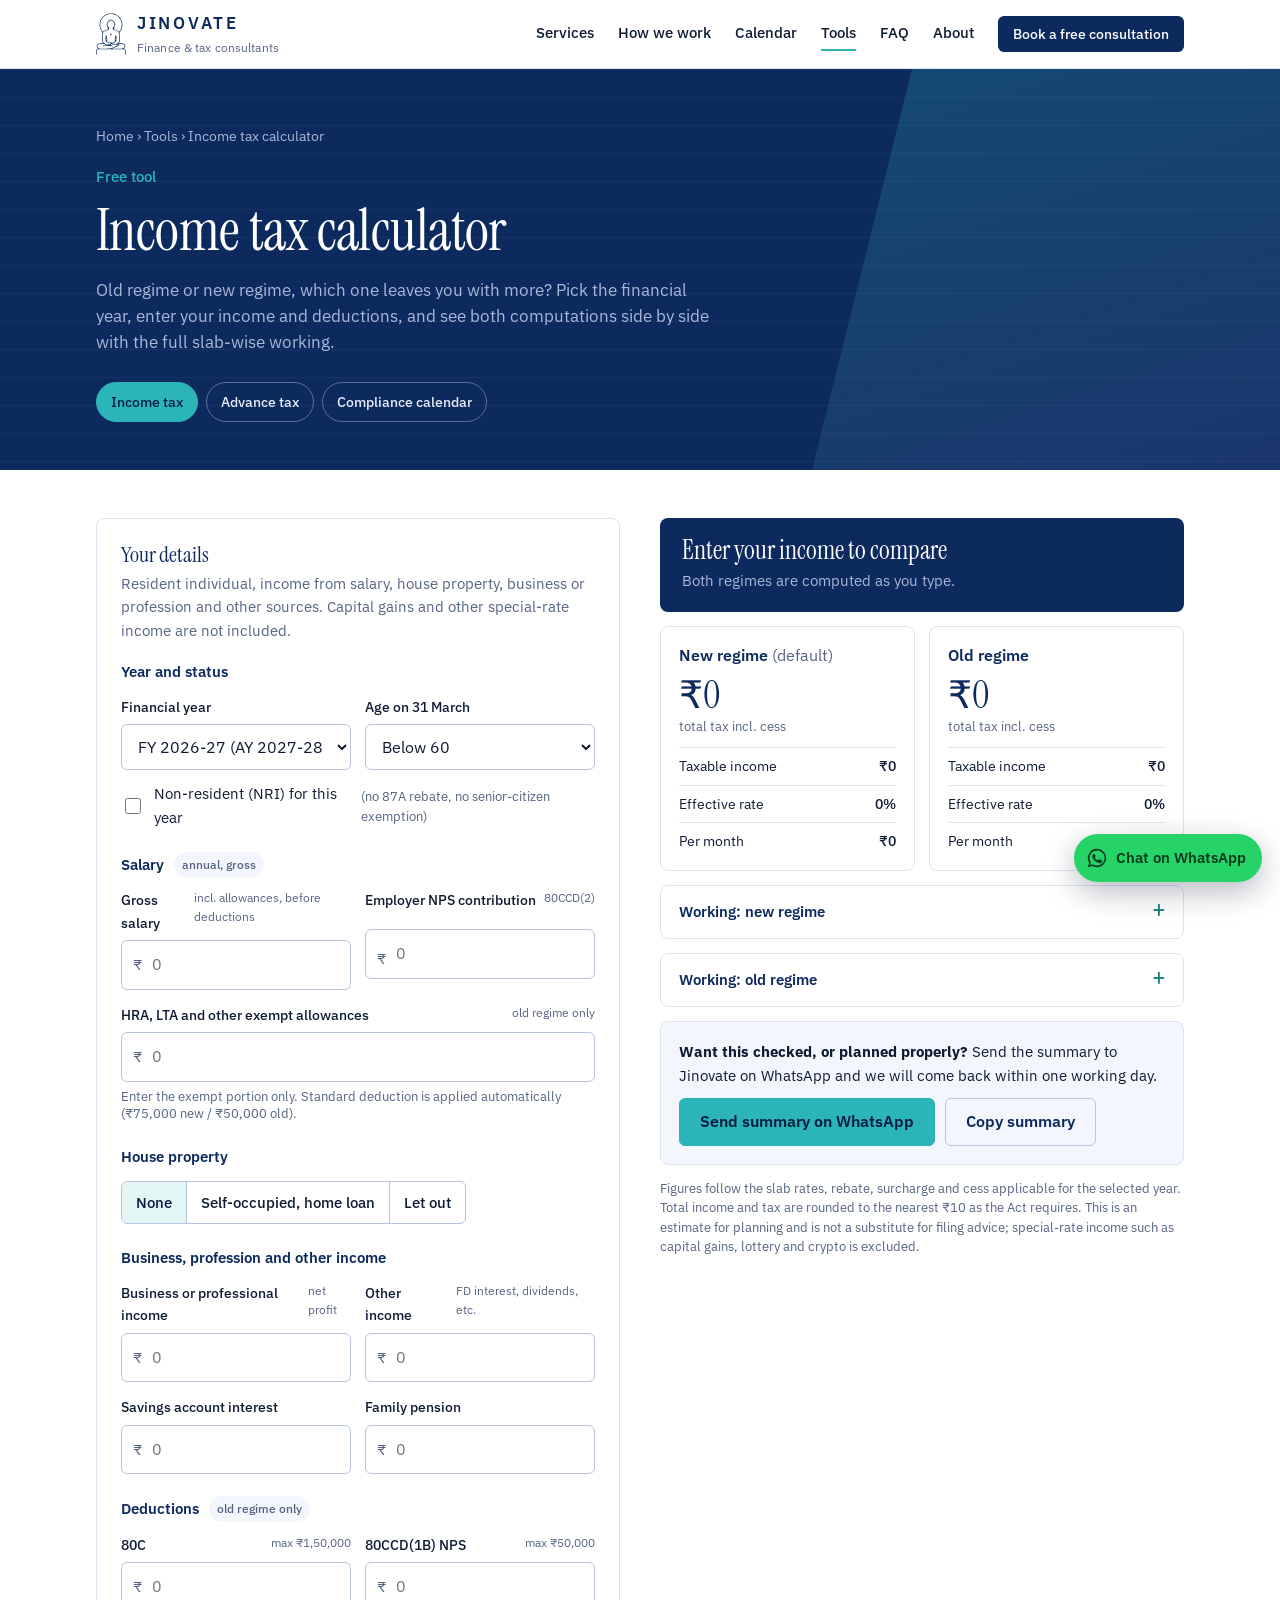
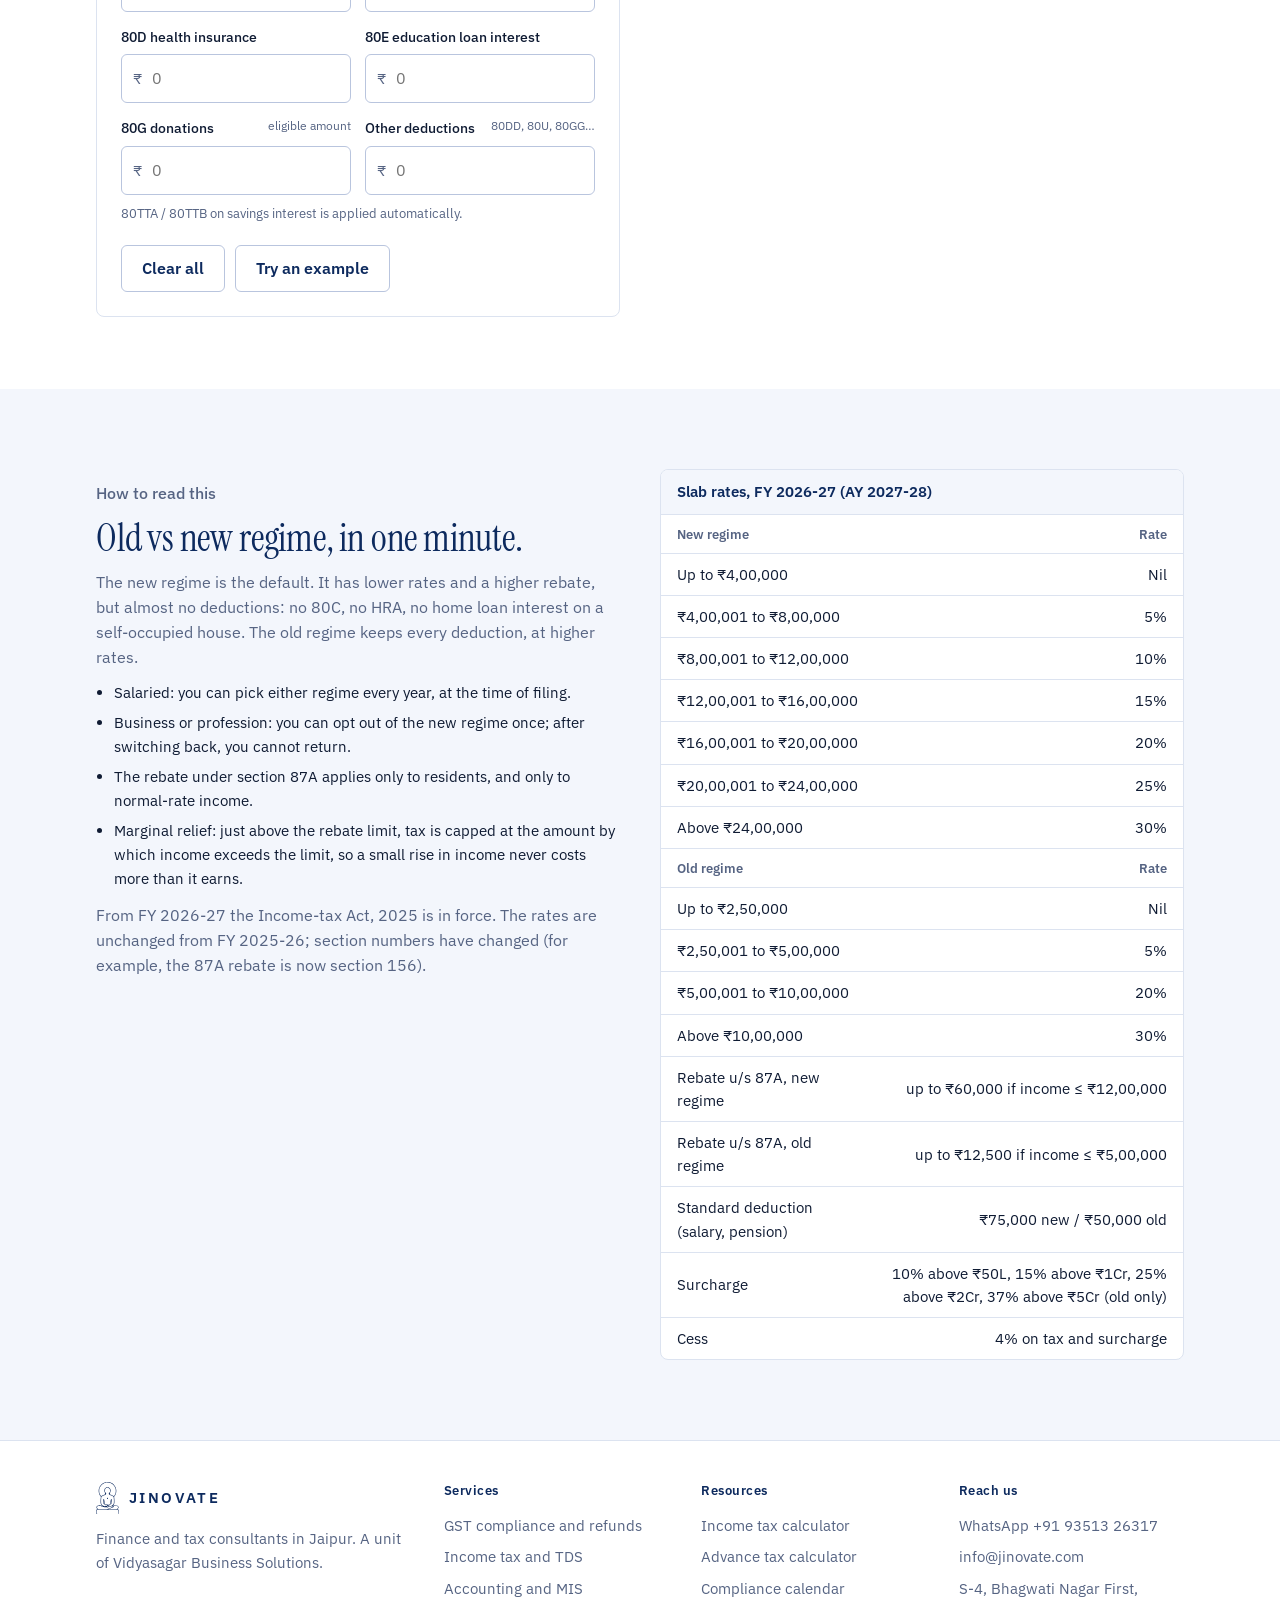
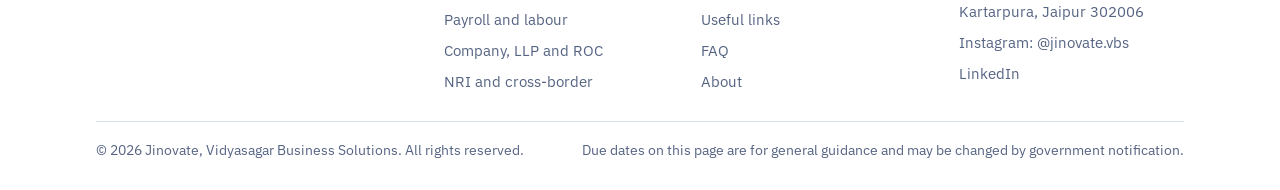
<file: income-tax-calculator/index.html>
<!doctype html>
<html lang="en">
<head>
<meta charset="utf-8">
<meta name="viewport" content="width=device-width, initial-scale=1, viewport-fit=cover">
<title>Income Tax Calculator FY 2026-27, 2025-26, 2024-25 | Old vs New Regime | Jinovate</title>
<meta name="description" content="Free income tax calculator for individuals in India. Compare old and new regime for FY 2026-27 (AY 2027-28), FY 2025-26, FY 2024-25 and FY 2023-24 with slab-wise working, 87A rebate, marginal relief, surcharge and cess.">
<link rel="canonical" href="https://www.jinovate.com/income-tax-calculator/">
<meta property="og:type" content="website">
<meta property="og:site_name" content="Jinovate">
<meta property="og:title" content="Income Tax Calculator FY 2026-27, 2025-26, 2024-25 | Old vs New Regime | Jinovate">
<meta property="og:description" content="Free income tax calculator for individuals in India. Compare old and new regime for FY 2026-27 (AY 2027-28), FY 2025-26, FY 2024-25 and FY 2023-24 with slab-wise working, 87A rebate, marginal relief, surcharge and cess.">
<meta property="og:url" content="https://www.jinovate.com/income-tax-calculator/">
<meta property="og:image" content="https://www.jinovate.com/og-image.png">
<meta name="twitter:card" content="summary_large_image">
<meta name="theme-color" content="#0D2A5E">
<link rel="icon" href="/favicon.svg" type="image/svg+xml">
<link rel="icon" href="/favicon-32.png" sizes="32x32" type="image/png">
<link rel="apple-touch-icon" href="/apple-touch-icon.png">
<link rel="preconnect" href="https://fonts.googleapis.com">
<link rel="preconnect" href="https://fonts.gstatic.com" crossorigin>
<link rel="stylesheet" href="https://fonts.googleapis.com/css2?family=Instrument+Serif:ital@0;1&family=IBM+Plex+Sans:ital,wght@0,400;0,500;0,600;1,400&display=swap">
<link rel="stylesheet" href="/assets/site.css">
<style>[hidden]{display:none!important}</style>
<script type="application/ld+json">
{"@context":"https://schema.org","@type":"WebApplication","name":"Income tax calculator","url":"https://www.jinovate.com/income-tax-calculator/","applicationCategory":"FinanceApplication","operatingSystem":"Web","offers":{"@type":"Offer","price":"0","priceCurrency":"INR"},"provider":{"@type":"Organization","name":"Jinovate","url":"https://www.jinovate.com/"},"description":"Free income tax calculator for individuals in India. Compare old and new regime for FY 2026-27 (AY 2027-28), FY 2025-26, FY 2024-25 and FY 2023-24 with slab-wise working, 87A rebate, marginal relief, surcharge and cess."}
</script>
<script type="application/ld+json">
{"@context":"https://schema.org","@type":"BreadcrumbList","itemListElement":[{"@type":"ListItem","position":1,"name":"Home","item":"https://www.jinovate.com/"},{"@type":"ListItem","position":2,"name":"Income tax calculator","item":"https://www.jinovate.com/income-tax-calculator/"}]}
</script>
</head>
<body>
<a class="skip" href="#main">Skip to content</a>

<header class="site-header">
  <div class="wrap">
    <a class="brand" href="/" aria-label="Jinovate home">
      <svg class="brand-mark" viewBox="38.8 0 57.4 85" aria-hidden="true"><path fill="currentColor" fill-rule="evenodd" d="M67.44,42.03 C67.30,42.03 67.20,42.06 67.06,42.15 C66.93,42.24 66.76,42.39 66.62,42.56 C66.48,42.74 66.31,43.00 66.23,43.19 C66.15,43.38 66.14,43.52 66.14,43.69 C66.15,43.85 66.19,44.00 66.28,44.19 C66.37,44.38 66.50,44.64 66.71,44.81 C66.91,44.99 67.30,45.19 67.50,45.24 C67.70,45.28 67.79,45.18 67.93,45.09 C68.07,45.00 68.23,44.84 68.36,44.68 C68.48,44.52 68.61,44.31 68.69,44.12 C68.76,43.94 68.87,43.83 68.80,43.56 C68.73,43.29 68.43,42.74 68.27,42.50 C68.12,42.26 68.01,42.23 67.88,42.15 C67.74,42.07 67.57,42.03 67.44,42.03Z M0.05,81.83 C0.10,82.00 -6.12,81.98 0.38,82.00 C6.87,82.02 32.44,82.02 39.00,81.95 C45.56,81.87 39.57,81.75 39.74,81.54 C39.91,81.33 39.98,81.71 40.02,80.69 C40.07,79.66 39.97,76.50 40.00,75.38 C40.03,74.25 39.99,74.42 40.23,73.94 C40.47,73.45 41.05,72.79 41.44,72.47 C41.83,72.15 34.12,72.10 42.56,72.02 C51.00,71.94 83.68,71.98 92.06,72.00 C100.45,72.02 92.65,72.06 92.88,72.13 C93.10,72.21 93.14,72.14 93.44,72.42 C93.74,72.70 94.43,73.31 94.68,73.81 C94.93,74.31 94.89,74.24 94.94,75.44 C94.99,76.64 94.92,79.97 94.99,81.00 C95.05,82.03 95.17,81.49 95.34,81.64 C95.51,81.80 89.30,81.89 96.00,81.95 C102.70,82.01 128.92,82.01 135.56,82.00 C142.20,81.99 135.77,81.96 135.84,81.90 C135.90,81.84 135.93,81.78 135.94,81.62 C135.95,81.47 135.97,81.11 135.91,80.97 C135.85,80.82 141.93,80.78 135.56,80.75 C129.19,80.72 104.15,80.83 97.69,80.81 C91.23,80.80 97.02,80.74 96.81,80.67 C96.60,80.61 96.52,80.52 96.42,80.41 C96.31,80.30 96.25,80.20 96.19,80.00 C96.13,79.80 96.08,80.04 96.07,79.19 C96.06,78.33 96.15,75.82 96.12,74.88 C96.10,73.93 96.11,73.97 95.89,73.50 C95.68,73.03 95.17,72.39 94.85,72.03 C94.54,71.67 94.32,71.56 94.00,71.36 C93.68,71.15 93.17,70.95 92.96,70.80 C92.75,70.65 92.76,70.57 92.75,70.44 C92.74,70.30 92.71,70.28 92.92,70.00 C93.13,69.72 93.67,69.25 94.01,68.75 C94.36,68.25 94.78,67.46 94.97,67.00 C95.15,66.54 95.10,66.32 95.12,66.00 C95.13,65.68 95.14,65.45 95.04,65.06 C94.94,64.68 94.80,64.16 94.50,63.69 C94.21,63.21 93.81,62.66 93.25,62.22 C92.69,61.78 92.12,61.39 91.12,61.06 C90.12,60.72 88.48,60.38 87.25,60.22 C86.02,60.06 84.41,60.15 83.75,60.08 C83.09,60.02 83.40,59.94 83.29,59.84 C83.19,59.73 82.99,59.81 83.10,59.44 C83.21,59.07 83.71,58.38 83.97,57.62 C84.23,56.88 84.54,55.58 84.68,54.94 C84.82,54.29 84.80,55.17 84.81,53.75 C84.82,52.33 84.88,48.80 84.75,46.44 C84.62,44.07 84.12,40.81 84.04,39.56 C83.96,38.31 83.84,39.62 84.29,38.94 C84.73,38.25 86.12,36.41 86.72,35.44 C87.31,34.47 87.50,33.97 87.86,33.12 C88.21,32.28 88.58,31.43 88.84,30.38 C89.09,29.32 89.28,27.70 89.40,26.81 C89.52,25.93 89.55,25.62 89.56,25.06 C89.58,24.50 89.65,24.55 89.50,23.44 C89.36,22.32 88.97,19.64 88.68,18.38 C88.39,17.11 88.24,16.88 87.76,15.88 C87.28,14.88 86.48,13.38 85.82,12.38 C85.16,11.38 84.63,10.74 83.81,9.88 C83.00,9.01 81.95,7.96 80.94,7.17 C79.93,6.38 78.69,5.68 77.75,5.15 C76.81,4.62 76.24,4.35 75.31,4.00 C74.39,3.65 73.33,3.29 72.19,3.07 C71.04,2.85 69.74,2.72 68.44,2.69 C67.14,2.65 65.45,2.78 64.38,2.87 C63.30,2.96 62.85,3.01 62.00,3.23 C61.15,3.44 60.33,3.67 59.25,4.15 C58.17,4.63 56.55,5.45 55.50,6.11 C54.45,6.77 53.83,7.28 52.94,8.09 C52.05,8.89 50.95,9.97 50.16,10.94 C49.38,11.90 48.72,13.01 48.21,13.88 C47.70,14.74 47.47,15.17 47.10,16.12 C46.72,17.08 46.24,18.36 45.96,19.62 C45.69,20.89 45.52,22.56 45.44,23.69 C45.36,24.81 45.37,25.29 45.48,26.38 C45.59,27.46 45.84,29.08 46.10,30.19 C46.36,31.29 46.68,32.14 47.03,33.00 C47.39,33.86 47.62,34.40 48.22,35.38 C48.82,36.35 50.19,38.19 50.64,38.88 C51.09,39.56 50.86,39.21 50.90,39.50 C50.94,39.79 51.02,39.44 50.90,40.62 C50.78,41.81 50.32,44.53 50.19,46.62 C50.06,48.72 50.10,51.79 50.12,53.19 C50.15,54.58 50.17,54.28 50.31,55.00 C50.45,55.72 50.72,56.82 50.96,57.50 C51.21,58.18 51.64,58.74 51.79,59.06 C51.94,59.39 51.87,59.31 51.85,59.44 C51.82,59.57 51.75,59.73 51.65,59.83 C51.55,59.93 51.97,59.96 51.25,60.03 C50.53,60.11 48.55,60.11 47.31,60.28 C46.07,60.46 44.75,60.75 43.81,61.07 C42.88,61.40 42.25,61.80 41.69,62.24 C41.13,62.67 40.71,63.32 40.44,63.69 C40.17,64.05 40.16,64.19 40.07,64.44 C39.98,64.69 39.92,64.75 39.91,65.19 C39.90,65.62 39.86,66.49 40.02,67.06 C40.18,67.64 40.53,68.14 40.87,68.62 C41.21,69.11 41.85,69.69 42.08,70.00 C42.31,70.31 42.25,70.36 42.24,70.50 C42.23,70.63 42.21,70.69 41.99,70.84 C41.77,70.98 41.26,71.15 40.94,71.36 C40.61,71.57 40.35,71.73 40.03,72.09 C39.71,72.44 39.24,73.04 39.04,73.50 C38.84,73.96 38.84,73.91 38.81,74.88 C38.78,75.84 38.90,78.39 38.85,79.31 C38.80,80.24 38.65,80.18 38.52,80.41 C38.39,80.65 38.26,80.64 38.06,80.70 C37.86,80.77 43.60,80.79 37.31,80.81 C31.02,80.83 6.52,80.79 0.32,80.82 C-5.89,80.84 0.12,80.78 0.07,80.95 C0.03,81.12 -0.00,81.65 0.05,81.83Z M41.12,65.81 C41.10,65.44 41.14,65.15 41.23,64.88 C41.31,64.60 41.42,64.46 41.63,64.19 C41.84,63.92 42.12,63.56 42.50,63.25 C42.88,62.94 43.51,62.55 43.94,62.35 C44.36,62.14 44.06,62.19 45.06,62.01 C46.06,61.84 48.67,61.44 49.94,61.31 C51.21,61.19 52.04,61.24 52.69,61.26 C53.33,61.28 53.35,61.25 53.81,61.41 C54.27,61.56 55.00,61.89 55.44,62.19 C55.88,62.50 56.27,63.02 56.44,63.25 C56.60,63.48 56.49,63.48 56.44,63.55 C56.39,63.62 56.60,63.68 56.12,63.68 C55.65,63.68 54.21,63.54 53.56,63.56 C52.92,63.58 52.54,63.72 52.25,63.81 C51.96,63.90 51.94,63.99 51.84,64.09 C51.75,64.20 51.69,64.33 51.69,64.44 C51.69,64.55 51.74,64.66 51.85,64.75 C51.95,64.84 51.95,64.95 52.31,64.96 C52.67,64.97 53.11,64.82 54.00,64.81 C54.89,64.81 56.06,64.78 57.62,64.94 C59.19,65.10 61.67,65.61 63.38,65.77 C65.08,65.94 66.96,65.95 67.88,65.94 C68.79,65.92 68.43,65.97 68.88,65.68 C69.32,65.40 70.11,64.53 70.56,64.23 C71.01,63.93 70.79,63.94 71.56,63.89 C72.33,63.85 74.43,63.99 75.19,63.97 C75.95,63.94 75.76,63.89 76.12,63.76 C76.49,63.63 77.00,63.32 77.38,63.20 C77.75,63.09 77.95,63.03 78.38,63.06 C78.80,63.09 79.56,63.27 79.94,63.39 C80.31,63.52 80.46,63.68 80.62,63.81 C80.77,63.94 80.87,64.04 80.85,64.19 C80.83,64.33 80.83,64.50 80.50,64.67 C80.17,64.84 79.64,64.86 78.88,65.21 C78.11,65.56 77.28,66.16 75.94,66.78 C74.59,67.40 72.22,68.40 70.81,68.90 C69.41,69.41 68.98,69.51 67.50,69.79 C66.02,70.07 63.41,70.42 61.94,70.59 C60.47,70.76 61.11,70.76 58.69,70.81 C56.26,70.86 49.52,70.90 47.38,70.88 C45.23,70.85 46.41,70.85 45.81,70.67 C45.22,70.49 44.37,70.12 43.81,69.79 C43.25,69.45 42.86,69.11 42.46,68.66 C42.06,68.22 41.63,67.60 41.40,67.12 C41.18,66.65 41.15,66.19 41.12,65.81Z M93.75,64.88 C93.80,65.28 93.90,66.09 93.73,66.69 C93.55,67.28 93.12,67.93 92.71,68.44 C92.29,68.94 91.88,69.34 91.25,69.72 C90.62,70.10 89.54,70.52 88.94,70.72 C88.33,70.91 90.00,70.86 87.62,70.88 C85.25,70.89 77.31,70.80 74.69,70.81 C72.06,70.82 72.49,70.94 71.88,70.94 C71.26,70.94 71.20,70.87 71.00,70.80 C70.80,70.72 70.66,70.61 70.65,70.50 C70.64,70.38 70.30,70.42 70.94,70.13 C71.58,69.85 73.02,69.45 74.50,68.79 C75.98,68.13 78.40,66.81 79.81,66.16 C81.23,65.52 82.38,65.24 82.98,64.93 C83.58,64.62 83.33,64.53 83.39,64.31 C83.45,64.09 83.42,63.84 83.33,63.62 C83.23,63.41 83.19,63.27 82.81,63.01 C82.43,62.74 81.35,62.27 81.05,62.03 C80.75,61.79 80.93,61.70 81.01,61.57 C81.08,61.44 80.67,61.26 81.50,61.24 C82.33,61.22 84.52,61.29 86.00,61.43 C87.48,61.57 89.29,61.79 90.38,62.10 C91.46,62.40 91.99,62.89 92.50,63.25 C93.01,63.61 93.21,63.98 93.41,64.25 C93.62,64.52 93.69,64.47 93.75,64.88Z M76.45,51.18 C76.55,51.21 76.71,51.32 76.79,51.62 C76.88,51.93 76.92,52.55 76.94,53.00 C76.95,53.45 76.97,54.02 76.89,54.31 C76.82,54.60 76.62,54.71 76.50,54.75 C76.37,54.80 76.24,54.69 76.15,54.56 C76.07,54.42 76.01,54.37 76.00,53.94 C75.99,53.50 76.04,52.35 76.08,51.94 C76.11,51.52 76.14,51.56 76.20,51.44 C76.26,51.31 76.35,51.15 76.45,51.18Z M58.44,51.17 C58.52,51.16 58.60,51.18 58.66,51.27 C58.72,51.35 58.77,51.25 58.82,51.69 C58.88,52.12 58.98,53.40 58.99,53.88 C58.99,54.35 58.95,54.40 58.87,54.56 C58.79,54.73 58.62,54.86 58.50,54.88 C58.39,54.89 58.24,54.81 58.16,54.68 C58.07,54.54 58.01,54.54 58.00,54.06 C57.99,53.58 58.05,52.26 58.08,51.81 C58.11,51.36 58.14,51.48 58.20,51.38 C58.26,51.27 58.37,51.19 58.44,51.17Z M67.56,15.97 C67.89,15.97 67.99,15.99 68.44,16.25 C68.89,16.50 69.58,16.97 70.25,17.50 C70.92,18.04 71.91,18.83 72.49,19.45 C73.06,20.08 73.46,20.84 73.70,21.25 C73.95,21.66 73.87,21.22 73.95,21.94 C74.04,22.66 74.42,24.44 74.22,25.56 C74.03,26.69 73.24,28.01 72.78,28.69 C72.33,29.37 71.79,29.39 71.51,29.65 C71.23,29.91 71.21,29.86 71.09,30.25 C70.97,30.64 70.78,31.55 70.78,32.00 C70.79,32.45 70.94,32.66 71.10,32.94 C71.26,33.21 71.35,33.33 71.75,33.64 C72.15,33.96 72.56,34.42 73.50,34.85 C74.44,35.27 76.29,35.77 77.38,36.19 C78.46,36.60 79.28,36.94 80.00,37.34 C80.72,37.73 81.23,38.12 81.67,38.57 C82.12,39.01 82.46,39.62 82.66,40.00 C82.87,40.38 82.78,39.81 82.91,40.88 C83.04,41.94 83.34,44.44 83.44,46.38 C83.54,48.31 83.52,51.11 83.50,52.50 C83.48,53.89 83.46,53.86 83.34,54.69 C83.21,55.51 83.02,56.71 82.75,57.44 C82.47,58.17 82.15,58.52 81.66,59.06 C81.17,59.60 80.48,60.22 79.81,60.69 C79.14,61.16 78.31,61.57 77.62,61.88 C76.94,62.20 76.21,62.43 75.69,62.58 C75.17,62.72 75.17,62.74 74.50,62.75 C73.83,62.76 72.32,62.62 71.69,62.62 C71.05,62.63 71.25,62.50 70.69,62.80 C70.12,63.11 68.97,64.14 68.31,64.47 C67.66,64.80 67.11,64.76 66.75,64.78 C66.39,64.81 66.26,64.71 66.13,64.63 C66.00,64.55 65.84,64.51 65.96,64.33 C66.08,64.15 66.62,63.89 66.87,63.55 C67.11,63.21 67.29,62.54 67.46,62.29 C67.62,62.05 67.54,62.16 67.88,62.07 C68.21,61.98 68.93,61.91 69.44,61.75 C69.95,61.58 70.41,61.24 70.94,61.07 C71.47,60.90 71.67,61.41 72.62,60.72 C73.58,60.03 75.83,57.76 76.68,56.91 C77.53,56.06 77.52,56.02 77.74,55.62 C77.96,55.23 77.96,55.39 78.00,54.56 C78.04,53.74 78.04,52.12 78.00,50.69 C77.96,49.25 77.87,46.86 77.78,45.94 C77.69,45.02 77.63,45.32 77.47,45.16 C77.30,45.00 77.01,44.93 76.81,44.98 C76.61,45.03 76.55,44.60 76.26,45.44 C75.98,46.27 75.37,48.60 75.12,50.00 C74.87,51.40 74.78,52.83 74.75,53.81 C74.72,54.79 74.93,55.39 74.94,55.88 C74.95,56.36 74.91,56.49 74.80,56.75 C74.68,57.01 74.61,57.09 74.25,57.44 C73.89,57.79 73.31,58.48 72.62,58.84 C71.94,59.20 70.84,59.57 70.12,59.61 C69.41,59.65 69.05,59.20 68.31,59.08 C67.57,58.96 66.48,58.88 65.69,58.88 C64.90,58.87 64.03,59.04 63.56,59.06 C63.09,59.08 63.09,59.05 62.88,58.99 C62.66,58.92 62.62,58.97 62.25,58.69 C61.88,58.41 61.00,57.71 60.64,57.31 C60.28,56.92 60.17,56.81 60.10,56.31 C60.04,55.81 60.25,55.08 60.25,54.31 C60.24,53.54 60.32,53.10 60.09,51.69 C59.85,50.27 59.10,46.87 58.86,45.81 C58.61,44.75 58.74,45.45 58.62,45.32 C58.51,45.18 58.32,45.05 58.19,45.00 C58.05,44.94 57.94,44.95 57.81,45.00 C57.69,45.05 57.54,45.11 57.44,45.27 C57.34,45.43 57.29,45.09 57.21,45.94 C57.14,46.79 57.05,48.92 57.00,50.38 C56.95,51.83 56.93,53.85 56.94,54.69 C56.95,55.52 56.86,55.01 57.07,55.38 C57.28,55.74 57.40,56.08 58.21,56.85 C59.02,57.62 61.11,59.42 61.94,60.01 C62.77,60.60 62.59,60.37 63.19,60.38 C63.78,60.38 64.92,60.07 65.50,60.06 C66.08,60.05 66.45,60.24 66.66,60.33 C66.87,60.41 66.76,60.48 66.75,60.56 C66.75,60.65 66.88,60.54 66.61,60.85 C66.34,61.15 65.46,62.08 65.11,62.39 C64.76,62.71 64.91,62.74 64.50,62.72 C64.09,62.70 63.03,62.32 62.62,62.28 C62.22,62.24 62.35,62.31 62.06,62.48 C61.77,62.65 61.21,63.15 60.88,63.27 C60.54,63.40 60.42,63.35 60.06,63.25 C59.71,63.16 59.55,63.13 58.75,62.71 C57.95,62.28 56.14,61.31 55.25,60.72 C54.36,60.13 53.89,59.68 53.40,59.16 C52.91,58.65 52.55,58.04 52.32,57.62 C52.09,57.21 52.14,57.33 52.01,56.69 C51.88,56.04 51.65,54.95 51.55,53.75 C51.46,52.55 51.44,50.74 51.44,49.50 C51.44,48.26 51.45,47.76 51.56,46.31 C51.67,44.86 51.95,41.88 52.09,40.81 C52.22,39.75 52.22,40.23 52.36,39.94 C52.50,39.65 52.69,39.34 52.90,39.06 C53.11,38.79 53.24,38.60 53.62,38.29 C54.01,37.99 54.52,37.58 55.19,37.23 C55.85,36.88 56.55,36.59 57.62,36.18 C58.70,35.78 60.68,35.24 61.62,34.81 C62.57,34.38 62.92,33.94 63.31,33.60 C63.70,33.25 63.83,33.06 63.97,32.75 C64.11,32.44 64.19,32.17 64.17,31.75 C64.15,31.33 63.97,30.60 63.86,30.25 C63.74,29.90 63.75,29.92 63.47,29.65 C63.19,29.38 62.60,29.31 62.15,28.62 C61.71,27.94 61.02,26.19 60.78,25.56 C60.54,24.94 60.69,25.47 60.72,24.88 C60.76,24.28 60.91,22.59 61.00,22.00 C61.09,21.41 60.99,21.75 61.25,21.31 C61.52,20.88 62.04,19.99 62.57,19.39 C63.10,18.80 63.78,18.28 64.44,17.76 C65.09,17.24 65.98,16.57 66.50,16.27 C67.02,15.98 67.24,15.98 67.56,15.97Z M52.24,10.50 C52.99,9.71 53.80,8.99 54.75,8.27 C55.70,7.55 57.05,6.69 57.94,6.18 C58.82,5.68 59.20,5.56 60.06,5.25 C60.93,4.94 62.06,4.57 63.12,4.35 C64.19,4.13 65.53,4.01 66.44,3.94 C67.34,3.87 67.77,3.90 68.56,3.94 C69.35,3.98 70.14,3.97 71.19,4.19 C72.24,4.41 73.85,4.89 74.88,5.25 C75.90,5.61 76.62,5.97 77.31,6.33 C78.00,6.68 78.30,6.90 79.00,7.39 C79.70,7.89 80.73,8.62 81.50,9.31 C82.26,9.99 82.86,10.60 83.57,11.50 C84.28,12.40 85.25,13.84 85.76,14.69 C86.27,15.53 86.33,15.75 86.65,16.56 C86.97,17.38 87.44,18.62 87.67,19.56 C87.91,20.50 87.98,21.20 88.07,22.19 C88.15,23.18 88.20,24.53 88.19,25.50 C88.17,26.47 88.06,27.30 87.97,28.00 C87.88,28.70 87.88,28.86 87.65,29.69 C87.42,30.51 86.90,32.09 86.57,32.94 C86.23,33.78 86.10,33.99 85.65,34.75 C85.20,35.51 84.26,36.97 83.87,37.49 C83.48,38.01 83.51,37.80 83.31,37.85 C83.12,37.89 83.22,38.07 82.69,37.76 C82.16,37.45 80.89,36.43 80.12,36.00 C79.36,35.56 79.14,35.50 78.12,35.12 C77.11,34.75 74.86,34.05 74.06,33.73 C73.27,33.40 73.50,33.38 73.35,33.18 C73.20,32.99 73.10,32.86 73.16,32.56 C73.23,32.26 73.61,31.95 73.75,31.38 C73.88,30.80 73.64,30.20 73.97,29.12 C74.30,28.05 75.54,26.24 75.73,24.94 C75.91,23.64 75.39,22.30 75.06,21.31 C74.74,20.32 74.09,19.51 73.77,19.00 C73.45,18.49 73.93,18.91 73.12,18.26 C72.32,17.61 69.74,15.67 68.94,15.10 C68.14,14.53 68.56,14.89 68.31,14.82 C68.06,14.75 67.74,14.68 67.44,14.69 C67.14,14.70 66.75,14.79 66.50,14.87 C66.25,14.95 66.71,14.59 65.94,15.16 C65.17,15.72 62.67,17.61 61.88,18.26 C61.08,18.92 61.51,18.56 61.18,19.06 C60.86,19.56 60.25,20.26 59.93,21.25 C59.61,22.24 59.09,23.70 59.26,25.00 C59.44,26.30 60.65,28.02 60.98,29.06 C61.30,30.10 61.07,30.68 61.21,31.25 C61.35,31.82 61.77,32.17 61.84,32.50 C61.91,32.83 61.77,33.05 61.63,33.25 C61.49,33.45 61.80,33.41 61.00,33.73 C60.20,34.05 57.85,34.78 56.81,35.17 C55.77,35.56 55.50,35.63 54.75,36.06 C54.00,36.49 52.81,37.46 52.31,37.76 C51.81,38.06 51.92,37.88 51.75,37.86 C51.58,37.84 51.52,37.89 51.28,37.64 C51.04,37.40 50.64,36.90 50.29,36.38 C49.94,35.85 49.51,35.11 49.17,34.50 C48.84,33.89 48.59,33.43 48.29,32.69 C47.99,31.95 47.58,30.77 47.38,30.06 C47.17,29.35 47.14,29.47 47.04,28.44 C46.93,27.41 46.73,25.23 46.75,23.88 C46.77,22.52 46.88,21.53 47.13,20.31 C47.39,19.09 47.75,17.78 48.27,16.56 C48.79,15.34 49.59,14.01 50.25,13.00 C50.91,11.99 51.49,11.29 52.24,10.50Z"/></svg>
      <span><span class="brand-name">JINOVATE</span><span class="brand-sub">Finance &amp; tax consultants</span></span>
    </a>
    <button class="nav-toggle" id="navToggle" aria-expanded="false" aria-controls="siteNav">Menu</button>
    <nav class="nav" id="siteNav" aria-label="Main">
      <a href="/#services">Services</a>
      <a href="/#process">How we work</a>
      <a href="/#calendar">Calendar</a>
      <a href="/income-tax-calculator/" aria-current="true">Tools</a>
      <a href="/#faq">FAQ</a>
      <a href="/#about">About</a>
      <a class="btn btn-navy" href="/#contact">Book a free consultation</a>
    </nav>
  </div>
</header>

<main id="main">
<section class="tool-hero">
  <div class="wrap">
    <p class="crumbs"><a href="/">Home</a> › Tools › Income tax calculator</p>
    <p class="kicker">Free tool</p>
    <h1>Income tax calculator</h1>
    <p class="lede">Old regime or new regime, which one leaves you with more? Pick the financial year, enter your income and deductions, and see both computations side by side with the full slab-wise working.</p>
    <div class="tool-switch">
      <a href="/income-tax-calculator/" aria-current="page">Income tax</a>
      <a href="/advance-tax-calculator/">Advance tax</a>
      <a href="/#calendar">Compliance calendar</a>
    </div>
  </div>
</section>

<div class="wrap tool">
  <form class="panel" id="itForm" novalidate autocomplete="off">
    <h2>Your details</h2>
    <p class="hint">Resident individual, income from salary, house property, business or profession and other sources. Capital gains and other special-rate income are not included.</p>

    <fieldset class="fs">
      <legend>Year and status</legend>
      <div class="grid2">
        <div class="field"><label for="fy">Financial year</label><select id="fy" name="fy"></select></div>
        <div class="field"><label for="age">Age on 31 March</label>
          <select id="age" name="age"><option value="<60">Below 60</option><option value="60">60 to 79 (senior citizen)</option><option value="80">80 or above (super senior)</option></select></div>
      </div>
      <label class="check" style="margin-top:12px"><input type="checkbox" id="nri" name="nri"> Non-resident (NRI) for this year <small class="muted">(no 87A rebate, no senior-citizen exemption)</small></label>
    </fieldset>

    <fieldset class="fs">
      <legend>Salary <span class="tag">annual, gross</span></legend>
      <div class="grid2">
        <div class="field"><label for="salary">Gross salary <small>incl. allowances, before deductions</small></label><div class="money"><input id="salary" name="salary" inputmode="numeric" placeholder="0"></div></div>
        <div class="field"><label for="employerNps">Employer NPS contribution <small>80CCD(2)</small></label><div class="money"><input id="employerNps" name="employerNps" inputmode="numeric" placeholder="0"></div></div>
      </div>
      <div class="field" style="margin-top:14px"><label for="exemptAllowances">HRA, LTA and other exempt allowances <small>old regime only</small></label><div class="money"><input id="exemptAllowances" name="exemptAllowances" inputmode="numeric" placeholder="0"></div><span class="note">Enter the exempt portion only. Standard deduction is applied automatically (₹75,000 new / ₹50,000 old).</span></div>
    </fieldset>

    <fieldset class="fs">
      <legend>House property</legend>
      <div class="seg" role="radiogroup" aria-label="House property">
        <label><input type="radio" name="hpType" value="none" checked><span>None</span></label>
        <label><input type="radio" name="hpType" value="self"><span>Self-occupied, home loan</span></label>
        <label><input type="radio" name="hpType" value="letout"><span>Let out</span></label>
      </div>
      <div class="sub" id="hpSelf" hidden>
        <div class="field"><label for="hpInterestSelf">Home loan interest paid in the year</label><div class="money"><input id="hpInterestSelf" inputmode="numeric" placeholder="0"></div><span class="note">Deductible up to ₹2,00,000 in the old regime only.</span></div>
      </div>
      <div class="sub" id="hpLet" hidden>
        <div class="grid2">
          <div class="field"><label for="rent">Rent received (annual)</label><div class="money"><input id="rent" inputmode="numeric" placeholder="0"></div></div>
          <div class="field"><label for="municipalTax">Municipal tax paid</label><div class="money"><input id="municipalTax" inputmode="numeric" placeholder="0"></div></div>
        </div>
        <div class="field"><label for="hpInterestLet">Home loan interest on this property</label><div class="money"><input id="hpInterestLet" inputmode="numeric" placeholder="0"></div><span class="note">30% standard deduction on net rent is applied automatically. Loss set-off is limited to ₹2,00,000 (old regime) and nil (new regime).</span></div>
      </div>
    </fieldset>

    <fieldset class="fs">
      <legend>Business, profession and other income</legend>
      <div class="grid2">
        <div class="field"><label for="business">Business or professional income <small>net profit</small></label><div class="money"><input id="business" name="business" inputmode="numeric" placeholder="0"></div></div>
        <div class="field"><label for="otherIncome">Other income <small>FD interest, dividends, etc.</small></label><div class="money"><input id="otherIncome" name="otherIncome" inputmode="numeric" placeholder="0"></div></div>
        <div class="field"><label for="savingsInterest">Savings account interest</label><div class="money"><input id="savingsInterest" name="savingsInterest" inputmode="numeric" placeholder="0"></div></div>
        <div class="field"><label for="familyPension">Family pension</label><div class="money"><input id="familyPension" name="familyPension" inputmode="numeric" placeholder="0"></div></div>
      </div>
    </fieldset>

    <fieldset class="fs">
      <legend>Deductions <span class="tag">old regime only</span></legend>
      <div class="grid2">
        <div class="field"><label for="ded80c">80C <small>max ₹1,50,000</small></label><div class="money"><input id="ded80c" name="ded80c" inputmode="numeric" placeholder="0"></div></div>
        <div class="field"><label for="ded80ccd1b">80CCD(1B) NPS <small>max ₹50,000</small></label><div class="money"><input id="ded80ccd1b" name="ded80ccd1b" inputmode="numeric" placeholder="0"></div></div>
        <div class="field"><label for="ded80d">80D health insurance</label><div class="money"><input id="ded80d" name="ded80d" inputmode="numeric" placeholder="0"></div></div>
        <div class="field"><label for="ded80e">80E education loan interest</label><div class="money"><input id="ded80e" name="ded80e" inputmode="numeric" placeholder="0"></div></div>
        <div class="field"><label for="ded80g">80G donations <small>eligible amount</small></label><div class="money"><input id="ded80g" name="ded80g" inputmode="numeric" placeholder="0"></div></div>
        <div class="field"><label for="dedOther">Other deductions <small>80DD, 80U, 80GG…</small></label><div class="money"><input id="dedOther" name="dedOther" inputmode="numeric" placeholder="0"></div></div>
      </div>
      <span class="note" style="display:block;margin-top:10px">80TTA / 80TTB on savings interest is applied automatically.</span>
    </fieldset>

    <div class="btn-row">
      <button type="button" class="btn btn-outline" id="resetBtn">Clear all</button>
      <button type="button" class="btn btn-outline" id="exampleBtn">Try an example</button>
    </div>
  </form>

  <aside class="results" aria-live="polite">
    <div class="verdict" id="verdict">
      <div><strong id="vTitle">Enter your income to compare</strong><br><span id="vSub">Both regimes are computed as you type.</span></div>
      <div class="big" id="vSave"></div>
    </div>

    <div class="regimes">
      <div class="rcard" id="cardNew">
        <span class="chip" hidden>Recommended</span>
        <h3>New regime <span class="muted" style="font-weight:400">(default)</span></h3>
        <div class="total" id="newTotal">₹0<small>total tax incl. cess</small></div>
        <ul class="kv">
          <li><span>Taxable income</span><span id="newTaxable">₹0</span></li>
          <li><span>Effective rate</span><span id="newRate">0%</span></li>
          <li><span>Per month</span><span id="newMonthly">₹0</span></li>
        </ul>
      </div>
      <div class="rcard" id="cardOld">
        <span class="chip" hidden>Recommended</span>
        <h3>Old regime</h3>
        <div class="total" id="oldTotal">₹0<small>total tax incl. cess</small></div>
        <ul class="kv">
          <li><span>Taxable income</span><span id="oldTaxable">₹0</span></li>
          <li><span>Effective rate</span><span id="oldRate">0%</span></li>
          <li><span>Per month</span><span id="oldMonthly">₹0</span></li>
        </ul>
      </div>
    </div>

    <details class="working" id="workNew"><summary>Working: new regime</summary><div class="inner" id="workNewBody"></div></details>
    <details class="working" id="workOld"><summary>Working: old regime</summary><div class="inner" id="workOldBody"></div></details>

    <div class="cta-box">
      <p><strong>Want this checked, or planned properly?</strong> Send the summary to Jinovate on WhatsApp and we will come back within one working day.</p>
      <div class="btn-row"><a class="btn btn-primary" id="waSend" href="https://wa.me/919351326317" target="_blank" rel="noopener">Send summary on WhatsApp</a><button type="button" class="btn btn-outline" id="copySummary">Copy summary</button></div>
    </div>
    <p class="fine" id="fine">Figures follow the slab rates, rebate, surcharge and cess applicable for the selected year. Total income and tax are rounded to the nearest ₹10 as the Act requires. This is an estimate for planning and is not a substitute for filing advice; special-rate income such as capital gains, lottery and crypto is excluded.</p>
  </aside>
</div>

<section class="band band-soft">
  <div class="wrap explain">
    <div>
      <p class="kicker">How to read this</p>
      <h2 id="exTitle">Old vs new regime, in one minute.</h2>
      <p>The new regime is the default. It has lower rates and a higher rebate, but almost no deductions: no 80C, no HRA, no home loan interest on a self-occupied house. The old regime keeps every deduction, at higher rates.</p>
      <ul>
        <li>Salaried: you can pick either regime every year, at the time of filing.</li>
        <li>Business or profession: you can opt out of the new regime once; after switching back, you cannot return.</li>
        <li>The rebate under section 87A applies only to residents, and only to normal-rate income.</li>
        <li id="exMarginal">Marginal relief: just above the rebate limit, tax is capped at the amount by which income exceeds the limit, so a small rise in income never costs more than it earns.</li>
      </ul>
      <p id="exAct"></p>
    </div>
    <div class="slabbox" id="slabbox"></div>
  </div>
</section>

<script src="/assets/tax-engine.js"></script>
<script>
(function(){
  var T = window.JTax, $ = function(id){ return document.getElementById(id); };
  var form = $('itForm');

  // Year options
  var fySel = $('fy');
  T.FY_ORDER.forEach(function(k){ var o=document.createElement('option'); o.value=k; o.textContent='FY '+k+' (AY '+T.RULES[k].ay+')'; fySel.appendChild(o); });
  fySel.value = T.defaultFY();

  // Money inputs: digits only, Indian commas on blur
  function parseMoney(el){ return Number(String(el.value).replace(/[^0-9]/g,'')) || 0; }
  Array.prototype.forEach.call(form.querySelectorAll('.money input'), function(el){
    el.addEventListener('input', function(){ var v=this.value.replace(/[^0-9]/g,''); if(v!==this.value){ this.value=v; } run(); });
    el.addEventListener('blur', function(){ var v=parseMoney(this); this.value = v ? T.fmt(v,{noSymbol:true}) : ''; });
    el.addEventListener('focus', function(){ var v=parseMoney(this); this.value = v ? String(v) : ''; });
  });
  form.addEventListener('change', run);

  // House property sub-forms
  function hpType(){ return form.querySelector('input[name=hpType]:checked').value; }
  function syncHp(){ var t=hpType(); $('hpSelf').hidden = t!=='self'; $('hpLet').hidden = t!=='letout'; }
  Array.prototype.forEach.call(form.querySelectorAll('input[name=hpType]'), function(r){ r.addEventListener('change', function(){ syncHp(); run(); }); });

  function inputs(){
    var t = hpType();
    return {
      age: $('age').value, resident: !$('nri').checked,
      salary: parseMoney($('salary')), employerNps: parseMoney($('employerNps')), exemptAllowances: parseMoney($('exemptAllowances')),
      hpType: t, rent: parseMoney($('rent')), municipalTax: parseMoney($('municipalTax')),
      homeLoanInterest: t==='self' ? parseMoney($('hpInterestSelf')) : t==='letout' ? parseMoney($('hpInterestLet')) : 0,
      business: parseMoney($('business')), otherIncome: parseMoney($('otherIncome')), savingsInterest: parseMoney($('savingsInterest')), familyPension: parseMoney($('familyPension')),
      ded80c: parseMoney($('ded80c')), ded80ccd1b: parseMoney($('ded80ccd1b')), ded80d: parseMoney($('ded80d')), ded80e: parseMoney($('ded80e')), ded80g: parseMoney($('ded80g')), dedOther: parseMoney($('dedOther'))
    };
  }

  function esc(s){ return String(s).replace(/[&<>"]/g,function(c){return {'&':'&amp;','<':'&lt;','>':'&gt;','"':'&quot;'}[c];}); }

  function working(r){
    var h = '';
    h += '<div><h4>Income</h4><table class="ttable"><tbody>';
    r.lines.forEach(function(l){ h += '<tr><td>'+esc(l[0])+(l[2]?'<span class="n">'+esc(l[2])+'</span>':'')+'</td><td class="r">'+T.fmt(l[1])+'</td></tr>'; });
    h += '<tr class="tot"><td>Gross total income</td><td class="r">'+T.fmt(r.grossTotalIncome)+'</td></tr></tbody></table></div>';
    if (r.deductions.length){
      h += '<div><h4>Deductions</h4><table class="ttable"><tbody>';
      r.deductions.forEach(function(d){ h += '<tr><td>'+esc(d[0])+(d[2]?'<span class="n">'+esc(d[2])+'</span>':'')+'</td><td class="r">'+T.fmt(-d[1])+'</td></tr>'; });
      h += '<tr class="tot"><td>Taxable income (rounded)</td><td class="r">'+T.fmt(r.taxableIncome)+'</td></tr></tbody></table></div>';
    } else {
      h += '<div><table class="ttable"><tbody><tr class="tot"><td>Taxable income (rounded)</td><td class="r">'+T.fmt(r.taxableIncome)+'</td></tr></tbody></table></div>';
    }
    h += '<div><h4>Tax on slabs</h4><table class="ttable"><thead><tr><th>Slab</th><th class="r">Rate</th><th class="r">Tax</th></tr></thead><tbody>';
    r.slabRows.forEach(function(s){ h += '<tr><td>'+T.fmt(s.from+ (s.from?1:0))+' to '+(s.to===Infinity?'above':T.fmt(s.to))+'<span class="n">on '+T.fmt(s.amount)+'</span></td><td class="r">'+T.pct(s.rate)+'</td><td class="r">'+T.fmt(s.tax)+'</td></tr>'; });
    h += '<tr class="tot"><td colspan="2">Tax before rebate</td><td class="r">'+T.fmt(r.slabTax)+'</td></tr>';
    if (r.rebate) h += '<tr><td colspan="2">Less: rebate u/s 87A'+(r.act==='2025'?' (s.156, Income-tax Act 2025)':'')+'</td><td class="r">'+T.fmt(-r.rebate)+'</td></tr>';
    if (r.marginalRelief) h += '<tr><td colspan="2">Less: marginal relief</td><td class="r">'+T.fmt(-r.marginalRelief)+'</td></tr>';
    if (r.surcharge) h += '<tr><td colspan="2">Add: surcharge @ '+T.pct(r.surchargeRate)+(r.surchargeRelief?' <span class="n">after marginal relief of '+T.fmt(r.surchargeRelief)+'</span>':'')+'</td><td class="r">'+T.fmt(r.surcharge)+'</td></tr>';
    h += '<tr><td colspan="2">Add: health and education cess @ 4%</td><td class="r">'+T.fmt(r.cess)+'</td></tr>';
    h += '<tr class="tot"><td colspan="2">Total tax payable (rounded)</td><td class="r">'+T.fmt(r.total)+'</td></tr></tbody></table></div>';
    return h;
  }

  function slabBox(fy, inp){
    var R = T.RULES[fy];
    function rows(slabs){ var h='', prev=0; slabs.forEach(function(s){ var lab = s[0]===Infinity ? 'Above '+T.fmt(prev) : (prev ? T.fmt(prev+1)+' to '+T.fmt(s[0]) : 'Up to '+T.fmt(s[0])); h+='<tr><td>'+lab+'</td><td class="r">'+(s[1]?T.pct(s[1]):'Nil')+'</td></tr>'; prev=s[0]; }); return h; }
    var oldSlabs = (function(){ var be = !inp.resident?250000: inp.age==='80'?500000: inp.age==='60'?300000:250000; var s=[[be,0]]; if(be<500000) s.push([500000,.05]); s.push([1000000,.20],[Infinity,.30]); return s; })();
    var h = '<h3>Slab rates, FY '+fy+' (AY '+R.ay+')</h3>';
    h += '<table><thead><tr><th>New regime</th><th class="r">Rate</th></tr></thead><tbody>'+rows(R.newSlabs)+'</tbody></table>';
    h += '<table style="border-top:1px solid var(--line)"><thead><tr><th>Old regime'+(inp.age!=='<60'&&inp.resident?' (senior citizen)':'')+'</th><th class="r">Rate</th></tr></thead><tbody>'+rows(oldSlabs)+'</tbody></table>';
    h += '<table style="border-top:1px solid var(--line)"><tbody><tr><td>Rebate u/s 87A, new regime</td><td class="r">up to '+T.fmt(R.newRebateMax)+' if income ≤ '+T.fmt(R.newRebateLimit)+'</td></tr><tr><td>Rebate u/s 87A, old regime</td><td class="r">up to ₹12,500 if income ≤ ₹5,00,000</td></tr><tr><td>Standard deduction (salary, pension)</td><td class="r">'+T.fmt(R.newStd)+' new / '+T.fmt(R.oldStd)+' old</td></tr><tr><td>Surcharge</td><td class="r">10% above ₹50L, 15% above ₹1Cr, 25% above ₹2Cr'+', 37% above ₹5Cr (old only)</td></tr><tr><td>Cess</td><td class="r">4% on tax and surcharge</td></tr></tbody></table>';
    $('slabbox').innerHTML = h;
    $('exAct').textContent = R.act==='2025' ? 'From FY 2026-27 the Income-tax Act, 2025 is in force. The rates are unchanged from FY 2025-26; section numbers have changed (for example, the 87A rebate is now section 156).' : '';
  }

  var summaryText = '';
  function run(){
    var fy = fySel.value, inp = inputs();
    var c = T.compare(fy, inp), nw = c['new'], od = c.old;
    var any = inp.salary||inp.business||inp.otherIncome||inp.savingsInterest||inp.familyPension||inp.rent;
    $('newTotal').innerHTML = T.fmt(nw.total)+'<small>total tax incl. cess</small>';
    $('oldTotal').innerHTML = T.fmt(od.total)+'<small>total tax incl. cess</small>';
    $('newTaxable').textContent = T.fmt(nw.taxableIncome); $('oldTaxable').textContent = T.fmt(od.taxableIncome);
    $('newRate').textContent = T.pct(nw.effectiveRate); $('oldRate').textContent = T.pct(od.effectiveRate);
    $('newMonthly').textContent = T.fmt(nw.monthly); $('oldMonthly').textContent = T.fmt(od.monthly);
    $('workNewBody').innerHTML = working(nw); $('workOldBody').innerHTML = working(od);
    $('cardNew').classList.toggle('best', any && c.better==='new'); $('cardOld').classList.toggle('best', any && c.better==='old');
    $('cardNew').querySelector('.chip').hidden = !(any && c.better==='new'); $('cardOld').querySelector('.chip').hidden = !(any && c.better==='old');
    if (!any){ $('vTitle').textContent='Enter your income to compare'; $('vSub').textContent='Both regimes are computed as you type.'; $('vSave').textContent=''; }
    else if (c.saving < 10){ $('vTitle').textContent='Both regimes come to the same tax'; $('vSub').textContent='Pick the new regime: fewer proofs, less paperwork.'; $('vSave').textContent=T.fmt(nw.total); }
    else { var b = c.better==='new'?'New':'Old'; $('vTitle').textContent=b+' regime saves you'; $('vSub').textContent='Tax of '+T.fmt(c[c.better].total)+' vs '+T.fmt(c[c.better==='new'?'old':'new'].total)+' in the '+(c.better==='new'?'old':'new')+' regime, FY '+fy+'.'; $('vSave').textContent=T.fmt(c.saving); }
    slabBox(fy, inp);
    summaryText = 'Income tax estimate, FY '+fy+' (AY '+T.RULES[fy].ay+')\n'
      + (inp.salary?'Salary: '+T.fmt(inp.salary)+'\n':'') + (inp.business?'Business/profession: '+T.fmt(inp.business)+'\n':'') + (inp.otherIncome+inp.savingsInterest?'Other income: '+T.fmt(inp.otherIncome+inp.savingsInterest)+'\n':'')
      + 'New regime: taxable '+T.fmt(nw.taxableIncome)+', tax '+T.fmt(nw.total)+'\nOld regime: taxable '+T.fmt(od.taxableIncome)+', tax '+T.fmt(od.total)+'\n'
      + (any && c.saving>=10 ? (c.better==='new'?'New':'Old')+' regime saves '+T.fmt(c.saving)+'\n' : '')
      + '(from jinovate.com/income-tax-calculator)';
    $('waSend').href = 'https://wa.me/919351326317?text='+encodeURIComponent('Hi Jinovate, please check my tax estimate:\n\n'+summaryText);
  }

  $('copySummary').addEventListener('click', function(){ var b=this; function ok(){ b.textContent='Copied'; setTimeout(function(){ b.textContent='Copy summary'; },1800); } if(navigator.clipboard&&navigator.clipboard.writeText){ navigator.clipboard.writeText(summaryText).then(ok,function(){ b.textContent='Copy failed'; }); } });
  $('resetBtn').addEventListener('click', function(){ form.reset(); fySel.value=T.defaultFY(); syncHp(); run(); });
  $('exampleBtn').addEventListener('click', function(){
    form.reset(); fySel.value=T.defaultFY();
    $('salary').value='14,00,000'; $('exemptAllowances').value='1,20,000'; $('ded80c').value='1,50,000'; $('ded80d').value='25,000'; $('ded80ccd1b').value='50,000'; $('savingsInterest').value='12,000';
    form.querySelector('input[name=hpType][value=self]').checked=true; $('hpInterestSelf').value='1,80,000';
    syncHp(); run();
  });
  syncHp(); run();
})();
</script>

</main>

<footer class="footer">
  <div class="wrap">
    <div class="footer-grid">
      <div>
        <div class="fb"><svg class="brand-mark" viewBox="38.8 0 57.4 85" aria-hidden="true"><path fill="currentColor" fill-rule="evenodd" d="M67.44,42.03 C67.30,42.03 67.20,42.06 67.06,42.15 C66.93,42.24 66.76,42.39 66.62,42.56 C66.48,42.74 66.31,43.00 66.23,43.19 C66.15,43.38 66.14,43.52 66.14,43.69 C66.15,43.85 66.19,44.00 66.28,44.19 C66.37,44.38 66.50,44.64 66.71,44.81 C66.91,44.99 67.30,45.19 67.50,45.24 C67.70,45.28 67.79,45.18 67.93,45.09 C68.07,45.00 68.23,44.84 68.36,44.68 C68.48,44.52 68.61,44.31 68.69,44.12 C68.76,43.94 68.87,43.83 68.80,43.56 C68.73,43.29 68.43,42.74 68.27,42.50 C68.12,42.26 68.01,42.23 67.88,42.15 C67.74,42.07 67.57,42.03 67.44,42.03Z M0.05,81.83 C0.10,82.00 -6.12,81.98 0.38,82.00 C6.87,82.02 32.44,82.02 39.00,81.95 C45.56,81.87 39.57,81.75 39.74,81.54 C39.91,81.33 39.98,81.71 40.02,80.69 C40.07,79.66 39.97,76.50 40.00,75.38 C40.03,74.25 39.99,74.42 40.23,73.94 C40.47,73.45 41.05,72.79 41.44,72.47 C41.83,72.15 34.12,72.10 42.56,72.02 C51.00,71.94 83.68,71.98 92.06,72.00 C100.45,72.02 92.65,72.06 92.88,72.13 C93.10,72.21 93.14,72.14 93.44,72.42 C93.74,72.70 94.43,73.31 94.68,73.81 C94.93,74.31 94.89,74.24 94.94,75.44 C94.99,76.64 94.92,79.97 94.99,81.00 C95.05,82.03 95.17,81.49 95.34,81.64 C95.51,81.80 89.30,81.89 96.00,81.95 C102.70,82.01 128.92,82.01 135.56,82.00 C142.20,81.99 135.77,81.96 135.84,81.90 C135.90,81.84 135.93,81.78 135.94,81.62 C135.95,81.47 135.97,81.11 135.91,80.97 C135.85,80.82 141.93,80.78 135.56,80.75 C129.19,80.72 104.15,80.83 97.69,80.81 C91.23,80.80 97.02,80.74 96.81,80.67 C96.60,80.61 96.52,80.52 96.42,80.41 C96.31,80.30 96.25,80.20 96.19,80.00 C96.13,79.80 96.08,80.04 96.07,79.19 C96.06,78.33 96.15,75.82 96.12,74.88 C96.10,73.93 96.11,73.97 95.89,73.50 C95.68,73.03 95.17,72.39 94.85,72.03 C94.54,71.67 94.32,71.56 94.00,71.36 C93.68,71.15 93.17,70.95 92.96,70.80 C92.75,70.65 92.76,70.57 92.75,70.44 C92.74,70.30 92.71,70.28 92.92,70.00 C93.13,69.72 93.67,69.25 94.01,68.75 C94.36,68.25 94.78,67.46 94.97,67.00 C95.15,66.54 95.10,66.32 95.12,66.00 C95.13,65.68 95.14,65.45 95.04,65.06 C94.94,64.68 94.80,64.16 94.50,63.69 C94.21,63.21 93.81,62.66 93.25,62.22 C92.69,61.78 92.12,61.39 91.12,61.06 C90.12,60.72 88.48,60.38 87.25,60.22 C86.02,60.06 84.41,60.15 83.75,60.08 C83.09,60.02 83.40,59.94 83.29,59.84 C83.19,59.73 82.99,59.81 83.10,59.44 C83.21,59.07 83.71,58.38 83.97,57.62 C84.23,56.88 84.54,55.58 84.68,54.94 C84.82,54.29 84.80,55.17 84.81,53.75 C84.82,52.33 84.88,48.80 84.75,46.44 C84.62,44.07 84.12,40.81 84.04,39.56 C83.96,38.31 83.84,39.62 84.29,38.94 C84.73,38.25 86.12,36.41 86.72,35.44 C87.31,34.47 87.50,33.97 87.86,33.12 C88.21,32.28 88.58,31.43 88.84,30.38 C89.09,29.32 89.28,27.70 89.40,26.81 C89.52,25.93 89.55,25.62 89.56,25.06 C89.58,24.50 89.65,24.55 89.50,23.44 C89.36,22.32 88.97,19.64 88.68,18.38 C88.39,17.11 88.24,16.88 87.76,15.88 C87.28,14.88 86.48,13.38 85.82,12.38 C85.16,11.38 84.63,10.74 83.81,9.88 C83.00,9.01 81.95,7.96 80.94,7.17 C79.93,6.38 78.69,5.68 77.75,5.15 C76.81,4.62 76.24,4.35 75.31,4.00 C74.39,3.65 73.33,3.29 72.19,3.07 C71.04,2.85 69.74,2.72 68.44,2.69 C67.14,2.65 65.45,2.78 64.38,2.87 C63.30,2.96 62.85,3.01 62.00,3.23 C61.15,3.44 60.33,3.67 59.25,4.15 C58.17,4.63 56.55,5.45 55.50,6.11 C54.45,6.77 53.83,7.28 52.94,8.09 C52.05,8.89 50.95,9.97 50.16,10.94 C49.38,11.90 48.72,13.01 48.21,13.88 C47.70,14.74 47.47,15.17 47.10,16.12 C46.72,17.08 46.24,18.36 45.96,19.62 C45.69,20.89 45.52,22.56 45.44,23.69 C45.36,24.81 45.37,25.29 45.48,26.38 C45.59,27.46 45.84,29.08 46.10,30.19 C46.36,31.29 46.68,32.14 47.03,33.00 C47.39,33.86 47.62,34.40 48.22,35.38 C48.82,36.35 50.19,38.19 50.64,38.88 C51.09,39.56 50.86,39.21 50.90,39.50 C50.94,39.79 51.02,39.44 50.90,40.62 C50.78,41.81 50.32,44.53 50.19,46.62 C50.06,48.72 50.10,51.79 50.12,53.19 C50.15,54.58 50.17,54.28 50.31,55.00 C50.45,55.72 50.72,56.82 50.96,57.50 C51.21,58.18 51.64,58.74 51.79,59.06 C51.94,59.39 51.87,59.31 51.85,59.44 C51.82,59.57 51.75,59.73 51.65,59.83 C51.55,59.93 51.97,59.96 51.25,60.03 C50.53,60.11 48.55,60.11 47.31,60.28 C46.07,60.46 44.75,60.75 43.81,61.07 C42.88,61.40 42.25,61.80 41.69,62.24 C41.13,62.67 40.71,63.32 40.44,63.69 C40.17,64.05 40.16,64.19 40.07,64.44 C39.98,64.69 39.92,64.75 39.91,65.19 C39.90,65.62 39.86,66.49 40.02,67.06 C40.18,67.64 40.53,68.14 40.87,68.62 C41.21,69.11 41.85,69.69 42.08,70.00 C42.31,70.31 42.25,70.36 42.24,70.50 C42.23,70.63 42.21,70.69 41.99,70.84 C41.77,70.98 41.26,71.15 40.94,71.36 C40.61,71.57 40.35,71.73 40.03,72.09 C39.71,72.44 39.24,73.04 39.04,73.50 C38.84,73.96 38.84,73.91 38.81,74.88 C38.78,75.84 38.90,78.39 38.85,79.31 C38.80,80.24 38.65,80.18 38.52,80.41 C38.39,80.65 38.26,80.64 38.06,80.70 C37.86,80.77 43.60,80.79 37.31,80.81 C31.02,80.83 6.52,80.79 0.32,80.82 C-5.89,80.84 0.12,80.78 0.07,80.95 C0.03,81.12 -0.00,81.65 0.05,81.83Z M41.12,65.81 C41.10,65.44 41.14,65.15 41.23,64.88 C41.31,64.60 41.42,64.46 41.63,64.19 C41.84,63.92 42.12,63.56 42.50,63.25 C42.88,62.94 43.51,62.55 43.94,62.35 C44.36,62.14 44.06,62.19 45.06,62.01 C46.06,61.84 48.67,61.44 49.94,61.31 C51.21,61.19 52.04,61.24 52.69,61.26 C53.33,61.28 53.35,61.25 53.81,61.41 C54.27,61.56 55.00,61.89 55.44,62.19 C55.88,62.50 56.27,63.02 56.44,63.25 C56.60,63.48 56.49,63.48 56.44,63.55 C56.39,63.62 56.60,63.68 56.12,63.68 C55.65,63.68 54.21,63.54 53.56,63.56 C52.92,63.58 52.54,63.72 52.25,63.81 C51.96,63.90 51.94,63.99 51.84,64.09 C51.75,64.20 51.69,64.33 51.69,64.44 C51.69,64.55 51.74,64.66 51.85,64.75 C51.95,64.84 51.95,64.95 52.31,64.96 C52.67,64.97 53.11,64.82 54.00,64.81 C54.89,64.81 56.06,64.78 57.62,64.94 C59.19,65.10 61.67,65.61 63.38,65.77 C65.08,65.94 66.96,65.95 67.88,65.94 C68.79,65.92 68.43,65.97 68.88,65.68 C69.32,65.40 70.11,64.53 70.56,64.23 C71.01,63.93 70.79,63.94 71.56,63.89 C72.33,63.85 74.43,63.99 75.19,63.97 C75.95,63.94 75.76,63.89 76.12,63.76 C76.49,63.63 77.00,63.32 77.38,63.20 C77.75,63.09 77.95,63.03 78.38,63.06 C78.80,63.09 79.56,63.27 79.94,63.39 C80.31,63.52 80.46,63.68 80.62,63.81 C80.77,63.94 80.87,64.04 80.85,64.19 C80.83,64.33 80.83,64.50 80.50,64.67 C80.17,64.84 79.64,64.86 78.88,65.21 C78.11,65.56 77.28,66.16 75.94,66.78 C74.59,67.40 72.22,68.40 70.81,68.90 C69.41,69.41 68.98,69.51 67.50,69.79 C66.02,70.07 63.41,70.42 61.94,70.59 C60.47,70.76 61.11,70.76 58.69,70.81 C56.26,70.86 49.52,70.90 47.38,70.88 C45.23,70.85 46.41,70.85 45.81,70.67 C45.22,70.49 44.37,70.12 43.81,69.79 C43.25,69.45 42.86,69.11 42.46,68.66 C42.06,68.22 41.63,67.60 41.40,67.12 C41.18,66.65 41.15,66.19 41.12,65.81Z M93.75,64.88 C93.80,65.28 93.90,66.09 93.73,66.69 C93.55,67.28 93.12,67.93 92.71,68.44 C92.29,68.94 91.88,69.34 91.25,69.72 C90.62,70.10 89.54,70.52 88.94,70.72 C88.33,70.91 90.00,70.86 87.62,70.88 C85.25,70.89 77.31,70.80 74.69,70.81 C72.06,70.82 72.49,70.94 71.88,70.94 C71.26,70.94 71.20,70.87 71.00,70.80 C70.80,70.72 70.66,70.61 70.65,70.50 C70.64,70.38 70.30,70.42 70.94,70.13 C71.58,69.85 73.02,69.45 74.50,68.79 C75.98,68.13 78.40,66.81 79.81,66.16 C81.23,65.52 82.38,65.24 82.98,64.93 C83.58,64.62 83.33,64.53 83.39,64.31 C83.45,64.09 83.42,63.84 83.33,63.62 C83.23,63.41 83.19,63.27 82.81,63.01 C82.43,62.74 81.35,62.27 81.05,62.03 C80.75,61.79 80.93,61.70 81.01,61.57 C81.08,61.44 80.67,61.26 81.50,61.24 C82.33,61.22 84.52,61.29 86.00,61.43 C87.48,61.57 89.29,61.79 90.38,62.10 C91.46,62.40 91.99,62.89 92.50,63.25 C93.01,63.61 93.21,63.98 93.41,64.25 C93.62,64.52 93.69,64.47 93.75,64.88Z M76.45,51.18 C76.55,51.21 76.71,51.32 76.79,51.62 C76.88,51.93 76.92,52.55 76.94,53.00 C76.95,53.45 76.97,54.02 76.89,54.31 C76.82,54.60 76.62,54.71 76.50,54.75 C76.37,54.80 76.24,54.69 76.15,54.56 C76.07,54.42 76.01,54.37 76.00,53.94 C75.99,53.50 76.04,52.35 76.08,51.94 C76.11,51.52 76.14,51.56 76.20,51.44 C76.26,51.31 76.35,51.15 76.45,51.18Z M58.44,51.17 C58.52,51.16 58.60,51.18 58.66,51.27 C58.72,51.35 58.77,51.25 58.82,51.69 C58.88,52.12 58.98,53.40 58.99,53.88 C58.99,54.35 58.95,54.40 58.87,54.56 C58.79,54.73 58.62,54.86 58.50,54.88 C58.39,54.89 58.24,54.81 58.16,54.68 C58.07,54.54 58.01,54.54 58.00,54.06 C57.99,53.58 58.05,52.26 58.08,51.81 C58.11,51.36 58.14,51.48 58.20,51.38 C58.26,51.27 58.37,51.19 58.44,51.17Z M67.56,15.97 C67.89,15.97 67.99,15.99 68.44,16.25 C68.89,16.50 69.58,16.97 70.25,17.50 C70.92,18.04 71.91,18.83 72.49,19.45 C73.06,20.08 73.46,20.84 73.70,21.25 C73.95,21.66 73.87,21.22 73.95,21.94 C74.04,22.66 74.42,24.44 74.22,25.56 C74.03,26.69 73.24,28.01 72.78,28.69 C72.33,29.37 71.79,29.39 71.51,29.65 C71.23,29.91 71.21,29.86 71.09,30.25 C70.97,30.64 70.78,31.55 70.78,32.00 C70.79,32.45 70.94,32.66 71.10,32.94 C71.26,33.21 71.35,33.33 71.75,33.64 C72.15,33.96 72.56,34.42 73.50,34.85 C74.44,35.27 76.29,35.77 77.38,36.19 C78.46,36.60 79.28,36.94 80.00,37.34 C80.72,37.73 81.23,38.12 81.67,38.57 C82.12,39.01 82.46,39.62 82.66,40.00 C82.87,40.38 82.78,39.81 82.91,40.88 C83.04,41.94 83.34,44.44 83.44,46.38 C83.54,48.31 83.52,51.11 83.50,52.50 C83.48,53.89 83.46,53.86 83.34,54.69 C83.21,55.51 83.02,56.71 82.75,57.44 C82.47,58.17 82.15,58.52 81.66,59.06 C81.17,59.60 80.48,60.22 79.81,60.69 C79.14,61.16 78.31,61.57 77.62,61.88 C76.94,62.20 76.21,62.43 75.69,62.58 C75.17,62.72 75.17,62.74 74.50,62.75 C73.83,62.76 72.32,62.62 71.69,62.62 C71.05,62.63 71.25,62.50 70.69,62.80 C70.12,63.11 68.97,64.14 68.31,64.47 C67.66,64.80 67.11,64.76 66.75,64.78 C66.39,64.81 66.26,64.71 66.13,64.63 C66.00,64.55 65.84,64.51 65.96,64.33 C66.08,64.15 66.62,63.89 66.87,63.55 C67.11,63.21 67.29,62.54 67.46,62.29 C67.62,62.05 67.54,62.16 67.88,62.07 C68.21,61.98 68.93,61.91 69.44,61.75 C69.95,61.58 70.41,61.24 70.94,61.07 C71.47,60.90 71.67,61.41 72.62,60.72 C73.58,60.03 75.83,57.76 76.68,56.91 C77.53,56.06 77.52,56.02 77.74,55.62 C77.96,55.23 77.96,55.39 78.00,54.56 C78.04,53.74 78.04,52.12 78.00,50.69 C77.96,49.25 77.87,46.86 77.78,45.94 C77.69,45.02 77.63,45.32 77.47,45.16 C77.30,45.00 77.01,44.93 76.81,44.98 C76.61,45.03 76.55,44.60 76.26,45.44 C75.98,46.27 75.37,48.60 75.12,50.00 C74.87,51.40 74.78,52.83 74.75,53.81 C74.72,54.79 74.93,55.39 74.94,55.88 C74.95,56.36 74.91,56.49 74.80,56.75 C74.68,57.01 74.61,57.09 74.25,57.44 C73.89,57.79 73.31,58.48 72.62,58.84 C71.94,59.20 70.84,59.57 70.12,59.61 C69.41,59.65 69.05,59.20 68.31,59.08 C67.57,58.96 66.48,58.88 65.69,58.88 C64.90,58.87 64.03,59.04 63.56,59.06 C63.09,59.08 63.09,59.05 62.88,58.99 C62.66,58.92 62.62,58.97 62.25,58.69 C61.88,58.41 61.00,57.71 60.64,57.31 C60.28,56.92 60.17,56.81 60.10,56.31 C60.04,55.81 60.25,55.08 60.25,54.31 C60.24,53.54 60.32,53.10 60.09,51.69 C59.85,50.27 59.10,46.87 58.86,45.81 C58.61,44.75 58.74,45.45 58.62,45.32 C58.51,45.18 58.32,45.05 58.19,45.00 C58.05,44.94 57.94,44.95 57.81,45.00 C57.69,45.05 57.54,45.11 57.44,45.27 C57.34,45.43 57.29,45.09 57.21,45.94 C57.14,46.79 57.05,48.92 57.00,50.38 C56.95,51.83 56.93,53.85 56.94,54.69 C56.95,55.52 56.86,55.01 57.07,55.38 C57.28,55.74 57.40,56.08 58.21,56.85 C59.02,57.62 61.11,59.42 61.94,60.01 C62.77,60.60 62.59,60.37 63.19,60.38 C63.78,60.38 64.92,60.07 65.50,60.06 C66.08,60.05 66.45,60.24 66.66,60.33 C66.87,60.41 66.76,60.48 66.75,60.56 C66.75,60.65 66.88,60.54 66.61,60.85 C66.34,61.15 65.46,62.08 65.11,62.39 C64.76,62.71 64.91,62.74 64.50,62.72 C64.09,62.70 63.03,62.32 62.62,62.28 C62.22,62.24 62.35,62.31 62.06,62.48 C61.77,62.65 61.21,63.15 60.88,63.27 C60.54,63.40 60.42,63.35 60.06,63.25 C59.71,63.16 59.55,63.13 58.75,62.71 C57.95,62.28 56.14,61.31 55.25,60.72 C54.36,60.13 53.89,59.68 53.40,59.16 C52.91,58.65 52.55,58.04 52.32,57.62 C52.09,57.21 52.14,57.33 52.01,56.69 C51.88,56.04 51.65,54.95 51.55,53.75 C51.46,52.55 51.44,50.74 51.44,49.50 C51.44,48.26 51.45,47.76 51.56,46.31 C51.67,44.86 51.95,41.88 52.09,40.81 C52.22,39.75 52.22,40.23 52.36,39.94 C52.50,39.65 52.69,39.34 52.90,39.06 C53.11,38.79 53.24,38.60 53.62,38.29 C54.01,37.99 54.52,37.58 55.19,37.23 C55.85,36.88 56.55,36.59 57.62,36.18 C58.70,35.78 60.68,35.24 61.62,34.81 C62.57,34.38 62.92,33.94 63.31,33.60 C63.70,33.25 63.83,33.06 63.97,32.75 C64.11,32.44 64.19,32.17 64.17,31.75 C64.15,31.33 63.97,30.60 63.86,30.25 C63.74,29.90 63.75,29.92 63.47,29.65 C63.19,29.38 62.60,29.31 62.15,28.62 C61.71,27.94 61.02,26.19 60.78,25.56 C60.54,24.94 60.69,25.47 60.72,24.88 C60.76,24.28 60.91,22.59 61.00,22.00 C61.09,21.41 60.99,21.75 61.25,21.31 C61.52,20.88 62.04,19.99 62.57,19.39 C63.10,18.80 63.78,18.28 64.44,17.76 C65.09,17.24 65.98,16.57 66.50,16.27 C67.02,15.98 67.24,15.98 67.56,15.97Z M52.24,10.50 C52.99,9.71 53.80,8.99 54.75,8.27 C55.70,7.55 57.05,6.69 57.94,6.18 C58.82,5.68 59.20,5.56 60.06,5.25 C60.93,4.94 62.06,4.57 63.12,4.35 C64.19,4.13 65.53,4.01 66.44,3.94 C67.34,3.87 67.77,3.90 68.56,3.94 C69.35,3.98 70.14,3.97 71.19,4.19 C72.24,4.41 73.85,4.89 74.88,5.25 C75.90,5.61 76.62,5.97 77.31,6.33 C78.00,6.68 78.30,6.90 79.00,7.39 C79.70,7.89 80.73,8.62 81.50,9.31 C82.26,9.99 82.86,10.60 83.57,11.50 C84.28,12.40 85.25,13.84 85.76,14.69 C86.27,15.53 86.33,15.75 86.65,16.56 C86.97,17.38 87.44,18.62 87.67,19.56 C87.91,20.50 87.98,21.20 88.07,22.19 C88.15,23.18 88.20,24.53 88.19,25.50 C88.17,26.47 88.06,27.30 87.97,28.00 C87.88,28.70 87.88,28.86 87.65,29.69 C87.42,30.51 86.90,32.09 86.57,32.94 C86.23,33.78 86.10,33.99 85.65,34.75 C85.20,35.51 84.26,36.97 83.87,37.49 C83.48,38.01 83.51,37.80 83.31,37.85 C83.12,37.89 83.22,38.07 82.69,37.76 C82.16,37.45 80.89,36.43 80.12,36.00 C79.36,35.56 79.14,35.50 78.12,35.12 C77.11,34.75 74.86,34.05 74.06,33.73 C73.27,33.40 73.50,33.38 73.35,33.18 C73.20,32.99 73.10,32.86 73.16,32.56 C73.23,32.26 73.61,31.95 73.75,31.38 C73.88,30.80 73.64,30.20 73.97,29.12 C74.30,28.05 75.54,26.24 75.73,24.94 C75.91,23.64 75.39,22.30 75.06,21.31 C74.74,20.32 74.09,19.51 73.77,19.00 C73.45,18.49 73.93,18.91 73.12,18.26 C72.32,17.61 69.74,15.67 68.94,15.10 C68.14,14.53 68.56,14.89 68.31,14.82 C68.06,14.75 67.74,14.68 67.44,14.69 C67.14,14.70 66.75,14.79 66.50,14.87 C66.25,14.95 66.71,14.59 65.94,15.16 C65.17,15.72 62.67,17.61 61.88,18.26 C61.08,18.92 61.51,18.56 61.18,19.06 C60.86,19.56 60.25,20.26 59.93,21.25 C59.61,22.24 59.09,23.70 59.26,25.00 C59.44,26.30 60.65,28.02 60.98,29.06 C61.30,30.10 61.07,30.68 61.21,31.25 C61.35,31.82 61.77,32.17 61.84,32.50 C61.91,32.83 61.77,33.05 61.63,33.25 C61.49,33.45 61.80,33.41 61.00,33.73 C60.20,34.05 57.85,34.78 56.81,35.17 C55.77,35.56 55.50,35.63 54.75,36.06 C54.00,36.49 52.81,37.46 52.31,37.76 C51.81,38.06 51.92,37.88 51.75,37.86 C51.58,37.84 51.52,37.89 51.28,37.64 C51.04,37.40 50.64,36.90 50.29,36.38 C49.94,35.85 49.51,35.11 49.17,34.50 C48.84,33.89 48.59,33.43 48.29,32.69 C47.99,31.95 47.58,30.77 47.38,30.06 C47.17,29.35 47.14,29.47 47.04,28.44 C46.93,27.41 46.73,25.23 46.75,23.88 C46.77,22.52 46.88,21.53 47.13,20.31 C47.39,19.09 47.75,17.78 48.27,16.56 C48.79,15.34 49.59,14.01 50.25,13.00 C50.91,11.99 51.49,11.29 52.24,10.50Z"/></svg><span class="brand-name">JINOVATE</span></div>
        <p style="max-width:34ch">Finance and tax consultants in Jaipur. A unit of Vidyasagar Business Solutions.</p>
      </div>
      <div><h4>Services</h4><ul><li><a href="/#services">GST compliance and refunds</a></li><li><a href="/#services">Income tax and TDS</a></li><li><a href="/#services">Accounting and MIS</a></li><li><a href="/#services">Payroll and labour</a></li><li><a href="/#services">Company, LLP and ROC</a></li><li><a href="/#services">NRI and cross-border</a></li></ul></div>
      <div><h4>Resources</h4><ul><li><a href="/income-tax-calculator/">Income tax calculator</a></li><li><a href="/advance-tax-calculator/">Advance tax calculator</a></li><li><a href="/#calendar">Compliance calendar</a></li><li><a href="/#links">Useful links</a></li><li><a href="/#faq">FAQ</a></li><li><a href="/#about">About</a></li></ul></div>
      <div><h4>Reach us</h4><ul><li><a href="https://wa.me/919351326317" target="_blank" rel="noopener">WhatsApp +91 93513 26317</a></li><li><a href="mailto:info@jinovate.com">info@jinovate.com</a></li><li>S-4, Bhagwati Nagar First, Kartarpura, Jaipur 302006</li><li><a href="https://www.instagram.com/jinovate.vbs/" target="_blank" rel="noopener">Instagram: @jinovate.vbs</a></li><li><a href="https://www.linkedin.com/company/jinovate/" target="_blank" rel="noopener">LinkedIn</a></li></ul></div>
    </div>
    <div class="footer-legal">
      <div>© <span id="year">2026</span> Jinovate, Vidyasagar Business Solutions. All rights reserved.</div>
      <div>Due dates on this page are for general guidance and may be changed by government notification.</div>
    </div>
  </div>
</footer>

<a class="wa-float" href="https://wa.me/919351326317?text=Hi%20Jinovate%2C%20I%20have%20a%20question." target="_blank" rel="noopener" aria-label="Chat on WhatsApp">
  <svg viewBox="0 0 24 24" fill="currentColor" aria-hidden="true"><path d="M12 2a10 10 0 0 0-8.6 15.1L2 22l5-1.3A10 10 0 1 0 12 2zm0 18.2a8.2 8.2 0 0 1-4.2-1.2l-.3-.2-3 .8.8-2.9-.2-.3A8.2 8.2 0 1 1 12 20.2zm4.5-6.1c-.2-.1-1.5-.7-1.7-.8s-.4-.1-.6.1-.6.8-.8 1-.3.2-.5.1a6.7 6.7 0 0 1-3.3-2.9c-.3-.4.3-.4.7-1.3.1-.2 0-.3 0-.4l-.8-1.8c-.2-.5-.4-.4-.6-.4h-.5a1 1 0 0 0-.7.3 3 3 0 0 0-.9 2.2 5.2 5.2 0 0 0 1.1 2.8 11.9 11.9 0 0 0 4.6 4c.6.3 1.1.4 1.5.5a3.6 3.6 0 0 0 1.6.1 2.7 2.7 0 0 0 1.8-1.3 2.2 2.2 0 0 0 .2-1.3c-.1-.1-.3-.2-.5-.3z"/></svg>
  <span>Chat on WhatsApp</span>
</a>

<script>
(function(){
  var toggle=document.getElementById('navToggle'),nav=document.getElementById('siteNav');
  function closeNav(){nav.classList.remove('open');toggle.setAttribute('aria-expanded','false');toggle.textContent='Menu';}
  toggle.addEventListener('click',function(){var open=nav.classList.toggle('open');toggle.setAttribute('aria-expanded',open?'true':'false');toggle.textContent=open?'Close':'Menu';});
  nav.addEventListener('click',function(e){if(e.target.tagName==='A'){closeNav();}});
  document.addEventListener('keydown',function(e){if(e.key==='Escape'){closeNav();}});
  var y=document.getElementById('year'); if(y){y.textContent=new Date().getFullYear();}
})();
</script>
</body>
</html>
</file>
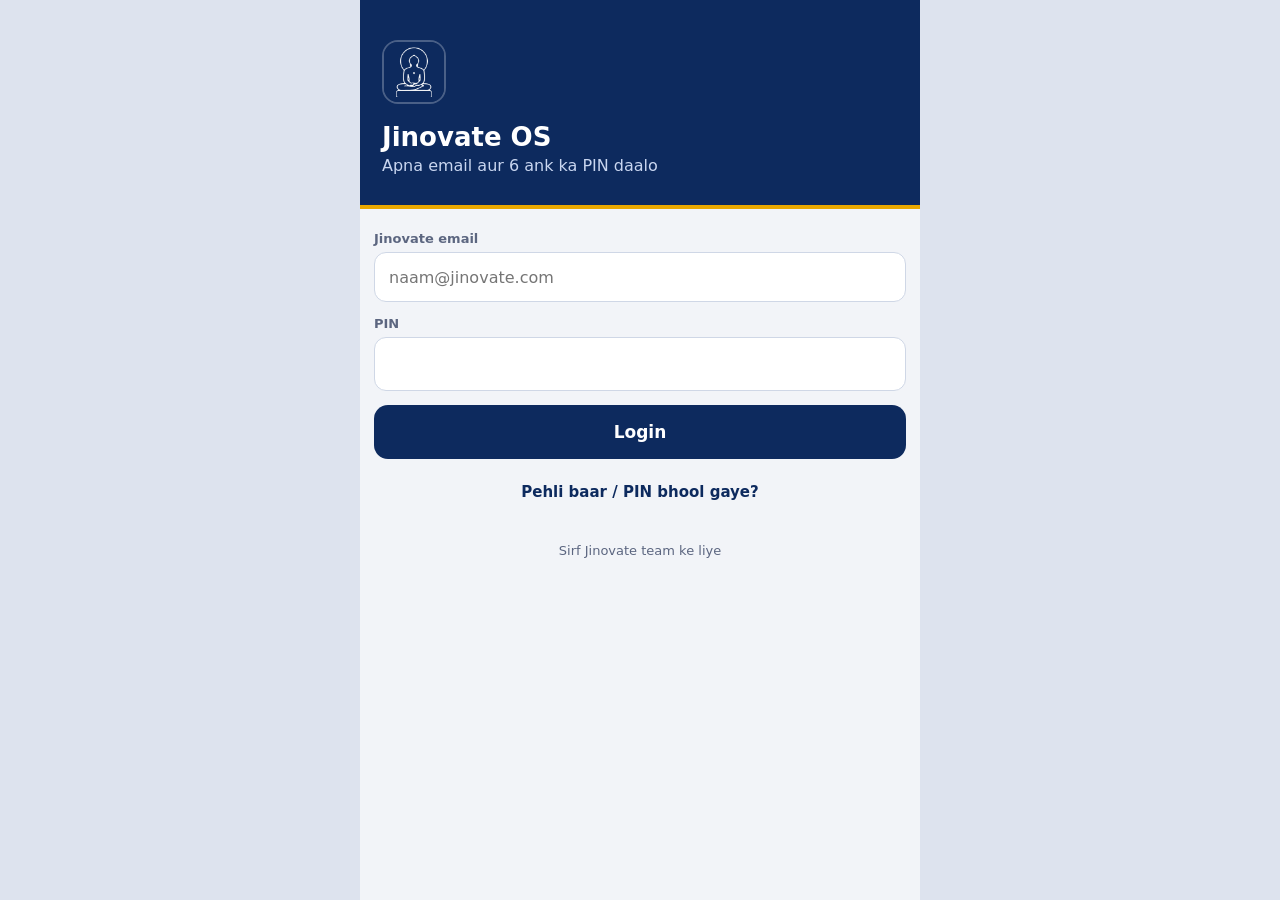
<file: ops/index.html>
<!DOCTYPE html>
<html lang="hi">
<head>
<meta charset="utf-8">
<meta name="viewport" content="width=device-width, initial-scale=1, viewport-fit=cover">
<meta http-equiv="Content-Security-Policy" content="default-src 'self'; script-src 'self'; style-src 'self' 'unsafe-inline'; img-src 'self' data:; connect-src https://script.google.com https://script.googleusercontent.com; base-uri 'none'; form-action 'none'; object-src 'none'">
<meta name="referrer" content="no-referrer">
<meta name="robots" content="noindex, nofollow">
<meta name="theme-color" content="#0D2A5E">
<meta name="apple-mobile-web-app-capable" content="yes">
<meta name="apple-mobile-web-app-title" content="Jinovate OS">
<title>Jinovate OS</title>
<link rel="manifest" href="manifest.webmanifest">
<link rel="icon" href="icon-192.png">
<link rel="apple-touch-icon" href="icon-192.png">
<link rel="stylesheet" href="app.css?v=5">
</head>
<body>
<div id="app"><div class="boot"><img src="icon-192.png" alt="" width="72" height="72"><p>Jinovate OS khul raha hai…</p></div></div>
<div id="toast" class="toast" role="status" aria-live="polite" hidden></div>
<script src="app.js?v=5"></script>
</body>
</html>
</file>
<file: assets/site.css>
/* Jinovate shared styles. Built from template.html; edit there. */
:root{
  --navy:#0D2A5E;
  --navy-deep:#081C42;
  --navy-ink:#13306A;
  --teal:#2BB5B8;
  --teal-ink:#157F82;
  --teal-soft:#E4F5F5;
  --peri:#8FA8F0;
  --bg:#FFFFFF;
  --bg-soft:#F3F6FC;
  --ink:#0F1B33;
  --muted:#566483;
  --line:#DCE3F0;
  --line-strong:#B9C5DE;
  --on-navy:#E9EEFA;
  --on-navy-muted:#A9B7D8;
  --wa:#25D366;
  --font-display:"Instrument Serif", Georgia, "Times New Roman", serif;
  --font-body:"IBM Plex Sans", "Segoe UI", Roboto, Helvetica, Arial, sans-serif;
  --radius:8px;
  --shadow-card:0 24px 60px rgba(4,14,40,.35);
  color-scheme: light;
}
*{box-sizing:border-box}
html{scroll-behavior:smooth;scroll-padding-top:84px}
@media (prefers-reduced-motion:reduce){html{scroll-behavior:auto} *,*::before,*::after{transition:none!important;animation:none!important}}
body{margin:0;background:var(--bg);color:var(--ink);font-family:var(--font-body);font-size:17px;line-height:1.6;-webkit-font-smoothing:antialiased;text-rendering:optimizeLegibility}
body::before{content:"";position:fixed;inset:0 0 auto;height:env(safe-area-inset-top,0px);z-index:10;background:var(--bg)}
h1,h2,h3,h4{margin:0;text-wrap:balance}
p,ul,ol{margin:0}
a{color:inherit}
img,svg{max-width:100%}
button{font:inherit}
.skip{position:absolute;left:-999px;top:8px;background:var(--navy);color:#fff;padding:10px 14px;border-radius:6px;z-index:20}
.skip:focus{left:16px}
.wrap{max-width:1120px;margin:0 auto;padding-left:max(16px,env(safe-area-inset-left,0px));padding-right:max(16px,env(safe-area-inset-right,0px))}
.band{padding-block:80px}
@media (max-width:860px){.band{padding-block:60px}}
.band-soft{background:var(--bg-soft)}
.band-navy{background:var(--navy);color:var(--on-navy)}
.band-navy .muted{color:var(--on-navy-muted)}
.muted{color:var(--muted)}
.kicker{font-size:15px;font-weight:500;color:var(--teal-ink);margin-bottom:12px}
.band-navy .kicker{color:var(--teal)}
h2{font-family:var(--font-display);font-weight:400;font-size:clamp(34px,4.4vw,48px);line-height:1.06;letter-spacing:-.005em;color:var(--navy)}
.band-navy h2{color:#fff}
h3{font-family:var(--font-body);font-weight:600;font-size:19px;line-height:1.3}
.lede{font-size:19px;max-width:60ch;line-height:1.55}
.section-head{display:grid;grid-template-columns:minmax(0,1fr) minmax(0,1fr);gap:32px;align-items:end;margin-bottom:44px}
@media (max-width:860px){.section-head{grid-template-columns:1fr;gap:14px;margin-bottom:32px}}

/* Buttons */
.btn{display:inline-flex;align-items:center;gap:8px;padding:13px 20px;border-radius:6px;font-weight:600;font-size:16px;text-decoration:none;border:1.5px solid transparent;cursor:pointer;font-family:var(--font-body);line-height:1.2;transition:background .15s ease,border-color .15s ease,transform .15s ease}
.btn:active{transform:translateY(1px)}
.btn-primary{background:var(--teal);color:var(--navy-deep);border-color:var(--teal)}
.btn-primary:hover{background:#25A4A7;border-color:#25A4A7}
.btn-ghost{background:transparent;color:var(--on-navy);border-color:rgba(233,238,250,.45)}
.btn-ghost:hover{border-color:var(--on-navy)}
.btn-navy{background:var(--navy);color:#fff;border-color:var(--navy)}
.btn-navy:hover{background:var(--navy-deep);border-color:var(--navy-deep)}
.btn-outline{background:transparent;color:var(--navy);border-color:var(--line-strong)}
.btn-outline:hover{border-color:var(--navy)}
.btn svg{width:18px;height:18px;flex:none}
:is(a,button,input,select,textarea,summary):focus-visible{outline:3px solid var(--peri);outline-offset:2px}

/* Header */
.site-header{position:sticky;top:env(safe-area-inset-top,0px);z-index:9;background:rgba(255,255,255,.92);backdrop-filter:saturate(1.2) blur(8px);-webkit-backdrop-filter:saturate(1.2) blur(8px);border-bottom:1px solid var(--line)}
.site-header .wrap{display:flex;align-items:center;justify-content:space-between;gap:16px;min-height:68px;position:relative}
.brand{display:flex;align-items:center;gap:11px;text-decoration:none}
.brand-mark{width:30px;height:44px;flex:none;color:var(--navy)}
.brand-name{font-weight:600;letter-spacing:.16em;font-size:17px;color:var(--navy);line-height:1.1}
.brand-sub{display:block;font-size:11.5px;letter-spacing:.01em;color:var(--muted);margin-top:2px;font-weight:400}
.nav{display:flex;align-items:center;gap:24px}
.nav a{text-decoration:none;font-size:15px;font-weight:500;color:var(--ink);padding:4px 0;border-bottom:2px solid transparent;transition:color .15s ease,border-color .15s ease}
.nav a:hover{color:var(--teal-ink)}
.nav a[aria-current="true"]{border-bottom-color:var(--teal)}
.nav .btn{padding:9px 14px;font-size:14px;border-bottom:0}
.nav a.btn-navy{color:#fff}
.nav a.btn-navy:hover{color:#fff}
.nav-toggle{display:none;background:none;border:1px solid var(--line);border-radius:6px;padding:8px 12px;font-size:14px;color:var(--ink);cursor:pointer}
@media (max-width:900px){
  .nav{display:none;position:absolute;left:0;right:0;top:100%;flex-direction:column;align-items:stretch;gap:0;background:var(--bg);border-bottom:1px solid var(--line);padding:8px max(16px,env(safe-area-inset-right,0px)) 16px max(16px,env(safe-area-inset-left,0px));box-shadow:0 20px 40px rgba(4,14,40,.12)}
  .nav.open{display:flex}
  .nav a{padding:13px 0;border-bottom:1px solid var(--line)}
  .nav a[aria-current="true"]{border-bottom-color:var(--line);color:var(--teal-ink)}
  .nav .btn{margin-top:12px;justify-content:center;border-bottom:0}
  .nav-toggle{display:inline-block}
}


/* Footer */
.footer{padding-block:40px 28px;border-top:1px solid var(--line);font-size:14.5px;color:var(--muted);background:var(--bg)}
.footer-grid{display:grid;grid-template-columns:1.4fr 1fr 1fr 1fr;gap:32px;padding-bottom:28px;border-bottom:1px solid var(--line)}
.footer h4{font-size:13px;font-weight:600;color:var(--navy);margin-bottom:12px;letter-spacing:.04em}
.footer ul{list-style:none;padding:0;display:grid;gap:8px}
.footer a{text-decoration:none;color:var(--muted)}
.footer a:hover{color:var(--navy)}
.footer .brand-name{font-size:15px}
.footer .fb{display:flex;align-items:center;gap:10px;margin-bottom:12px}
.footer .fb .brand-mark{width:23px;height:34px}
.footer-legal{display:flex;flex-wrap:wrap;justify-content:space-between;gap:8px 24px;padding-top:18px;font-size:13.5px}
@media (max-width:900px){.footer-grid{grid-template-columns:1fr 1fr}}
@media (max-width:520px){.footer-grid{grid-template-columns:1fr}}

/* Floating WhatsApp */
.wa-float{position:fixed;right:0;bottom:0;margin-right:calc(18px + env(safe-area-inset-right,0px));margin-bottom:calc(18px + env(safe-area-inset-bottom,0px));z-index:8;display:flex;align-items:center;gap:8px;background:var(--wa);color:#073B1F;padding:12px 16px 12px 12px;border-radius:999px;font-weight:600;font-size:15px;text-decoration:none;box-shadow:0 10px 30px rgba(4,14,40,.28);transition:transform .15s ease}
.wa-float:hover{transform:translateY(-2px)}
.wa-float svg{width:22px;height:22px}
@media (max-width:480px){.wa-float span{display:none}.wa-float{padding:13px}}
.ext{display:block;font-style:normal;font-size:.82em;color:#1f7a4d;margin-top:2px}

/* Tool pages (calculators): layout is a form column and a sticky results column; results are the point, so they get the card. */
.tool-hero{background:var(--navy);color:var(--on-navy);padding-block:56px 48px;position:relative;overflow:hidden;isolation:isolate}
.tool-hero::before{content:"";position:absolute;inset:0;background-image:linear-gradient(rgba(255,255,255,.045) 1px,transparent 1px);background-size:100% 28px;pointer-events:none;z-index:-1}
.tool-hero::after{content:"";position:absolute;right:-20%;bottom:-60%;width:55%;height:160%;background:linear-gradient(160deg,rgba(43,181,184,.22),rgba(143,168,240,.10) 60%,transparent);transform:skewX(-14deg);pointer-events:none;z-index:-1}
.tool-hero .kicker{color:var(--teal)}
.tool-hero h1{font-family:var(--font-display);font-weight:400;font-size:clamp(38px,5vw,58px);line-height:1.02;letter-spacing:-.01em;color:#fff}
.tool-hero .lede{color:var(--on-navy-muted);margin-top:16px;font-size:17px;max-width:62ch}
.crumbs{font-size:14px;color:var(--on-navy-muted);margin-bottom:18px}
.crumbs a{color:var(--on-navy-muted);text-decoration:none}
.crumbs a:hover{color:#fff}
.tool-switch{display:flex;flex-wrap:wrap;gap:8px;margin-top:26px}
.tool-switch a{text-decoration:none;font-size:14px;font-weight:500;padding:8px 14px;border-radius:999px;border:1px solid rgba(233,238,250,.35);color:var(--on-navy)}
.tool-switch a[aria-current="page"]{background:var(--teal);border-color:var(--teal);color:var(--navy-deep)}
.tool-switch a:hover{border-color:var(--on-navy)}

.tool{display:grid;grid-template-columns:minmax(0,1fr) minmax(0,1fr);gap:40px;align-items:start;padding-block:48px 72px}
.tool>*{min-width:0}
@media (max-width:980px){.tool{grid-template-columns:1fr;gap:32px}}
.panel{border:1px solid var(--line);border-radius:var(--radius);background:var(--bg);padding:24px}
.panel h2{font-size:22px;margin-bottom:6px}
.panel .hint{font-size:14.5px;color:var(--muted);margin-bottom:18px}
.fs{border:0;padding:0;margin:0 0 22px;min-width:0}
.fs legend{font-weight:600;font-size:15px;color:var(--navy);padding:0;margin-bottom:12px;display:flex;align-items:center;gap:10px;width:100%}
.fs legend span.tag{font-size:12px;font-weight:500;color:var(--muted);background:var(--bg-soft);padding:3px 8px;border-radius:999px}
.grid2{display:grid;grid-template-columns:1fr 1fr;gap:14px}
@media (max-width:520px){.grid2{grid-template-columns:1fr}}
.field{display:grid;gap:6px;min-width:0}
.field label{font-size:14px;font-weight:500;color:var(--ink);display:flex;justify-content:space-between;gap:8px}
.field label small{font-weight:400;color:var(--muted)}
.field input,.field select{font:inherit;font-size:16px;padding:11px 12px;border:1px solid var(--line-strong);border-radius:6px;background:#fff;color:var(--ink);width:100%;max-width:100%;min-width:0;font-variant-numeric:tabular-nums}
.field input:focus,.field select:focus{border-color:var(--navy);outline:none;box-shadow:0 0 0 3px rgba(143,168,240,.45)}
.money{position:relative}
.money input{padding-left:30px}
.money::before{content:"₹";position:absolute;left:12px;top:50%;transform:translateY(-50%);color:var(--muted);font-size:15px;pointer-events:none}
.note{font-size:12.5px;color:var(--muted);line-height:1.4}
.seg{display:inline-flex;flex-wrap:wrap;border:1px solid var(--line-strong);border-radius:6px;overflow:hidden;background:#fff;max-width:100%}
.seg label{cursor:pointer;padding:9px 14px;font-size:14.5px;font-weight:500;color:var(--ink);border-right:1px solid var(--line-strong);position:relative}
.seg label:last-child{border-right:0}
.seg input{position:absolute;inset:0;opacity:0;margin:0}
.seg input:checked + span{color:var(--navy-deep)}
.seg label:has(input:checked){background:var(--teal-soft);color:var(--navy)}
.seg label:has(input:focus-visible){outline:3px solid var(--peri);outline-offset:-3px}
.check{display:flex;align-items:center;gap:10px;font-size:15px;cursor:pointer}
.check input{width:18px;height:18px;accent-color:var(--navy)}
.sub{display:grid;gap:14px;margin-top:12px;padding:14px;border-left:3px solid var(--teal-soft);background:var(--bg-soft);border-radius:0 6px 6px 0}
.sub[hidden]{display:none}
.btn-row{display:flex;flex-wrap:wrap;gap:10px;align-items:center}

.results{position:sticky;top:88px}
@media (max-width:980px){.results{position:static}}
.verdict{background:var(--navy);color:#fff;border-radius:var(--radius);padding:18px 22px;display:flex;justify-content:space-between;align-items:center;gap:16px;flex-wrap:wrap}
.verdict strong{font-family:var(--font-display);font-weight:400;font-size:26px;line-height:1.1}
.verdict span{font-size:14.5px;color:var(--on-navy-muted)}
.verdict .big{font-family:var(--font-display);font-size:34px;color:var(--teal);line-height:1;font-variant-numeric:tabular-nums}
.regimes{display:grid;grid-template-columns:1fr 1fr;gap:14px;margin-top:14px}
@media (max-width:520px){.regimes{grid-template-columns:1fr}}
.rcard{border:1.5px solid var(--line);border-radius:var(--radius);padding:18px;background:#fff;min-width:0;position:relative}
.rcard.best{border-color:var(--teal)}
.rcard .chip{position:absolute;top:-11px;right:14px;background:var(--teal);color:var(--navy-deep);font-size:12px;font-weight:600;padding:3px 9px;border-radius:999px}
.rcard h3{font-size:16px;color:var(--navy);margin-bottom:10px}
.rcard .total{font-family:var(--font-display);font-size:38px;line-height:1;color:var(--navy);font-variant-numeric:tabular-nums;letter-spacing:-.01em}
.rcard .total small{font-family:var(--font-body);font-size:13px;color:var(--muted);display:block;margin-top:6px;letter-spacing:0}
.kv{list-style:none;padding:0;margin:14px 0 0;display:grid;gap:7px;font-size:14px}
.kv li{display:flex;justify-content:space-between;gap:12px;border-top:1px solid var(--line);padding-top:7px;font-variant-numeric:tabular-nums}
.kv li span:last-child{font-weight:500;white-space:nowrap}
.kv li.tot{border-top:1px solid var(--line-strong);font-weight:600;color:var(--navy)}
.working{margin-top:14px;border:1px solid var(--line);border-radius:var(--radius);background:#fff}
.working summary{cursor:pointer;padding:14px 18px;font-weight:600;color:var(--navy);list-style:none;display:flex;justify-content:space-between;align-items:center;font-size:15px}
.working summary::-webkit-details-marker{display:none}
.working summary::after{content:"+";font-family:var(--font-display);font-size:24px;line-height:1;color:var(--teal-ink)}
.working[open] summary::after{content:"−"}
.working .inner{padding:0 18px 18px;display:grid;gap:18px}
.working h4{font-size:13px;font-weight:600;color:var(--muted);letter-spacing:.03em;margin-bottom:8px}
.ttable{width:100%;border-collapse:collapse;font-size:14px;font-variant-numeric:tabular-nums}
.ttable th,.ttable td{text-align:left;padding:7px 8px;border-bottom:1px solid var(--line);vertical-align:top}
.ttable th{font-weight:600;color:var(--navy);font-size:12.5px;background:var(--bg-soft)}
.ttable td.r,.ttable th.r{text-align:right;white-space:nowrap}
.ttable td .n{display:block;font-size:12.5px;color:var(--muted)}
.ttable tr.tot td{font-weight:600;color:var(--navy);border-bottom:0}
.cta-box{margin-top:14px;border:1px solid var(--line);border-radius:var(--radius);padding:18px;background:var(--bg-soft);display:grid;gap:10px}
.cta-box p{font-size:15px}
.fine{font-size:13px;color:var(--muted);margin-top:14px;line-height:1.5}

/* Advance tax schedule */
.sched{width:100%;border-collapse:collapse;font-size:14.5px;font-variant-numeric:tabular-nums;margin-top:14px;background:#fff;border:1px solid var(--line);border-radius:var(--radius);overflow:hidden}
.sched th,.sched td{text-align:left;padding:11px 12px;border-bottom:1px solid var(--line);vertical-align:top}
.sched th{font-weight:600;color:var(--navy);font-size:12.5px;background:var(--bg-soft);white-space:nowrap}
.sched td.r,.sched th.r{text-align:right;white-space:nowrap}
.sched tr:last-child td{border-bottom:0}
.sched .d{font-weight:600;color:var(--navy)}
.sched .s{display:block;font-size:12.5px;color:var(--muted)}
.st{font-size:12px;font-weight:600;padding:3px 9px;border-radius:999px;white-space:nowrap;display:inline-block}
.st-paid{background:#E3F6EC;color:#136C3A}
.st-short{background:#FDE8E6;color:#9B2C22}
.st-next{background:var(--teal);color:var(--navy-deep)}
.st-upcoming{background:var(--bg-soft);color:var(--navy)}
.st-na{background:var(--bg-soft);color:var(--muted)}
.sched-wrap{overflow-x:auto}
.paynow{margin-top:14px;border-radius:var(--radius);padding:18px 20px;background:var(--teal-soft);border:1px solid #BFE6E7;display:flex;justify-content:space-between;gap:16px;align-items:center;flex-wrap:wrap}
.paynow strong{font-family:var(--font-display);font-weight:400;font-size:30px;color:var(--navy);line-height:1;font-variant-numeric:tabular-nums}
.paynow span{font-size:14.5px;color:var(--ink)}
.alert{margin-top:14px;border-radius:var(--radius);padding:14px 18px;font-size:14.5px;border:1px solid var(--line);background:#fff}
.alert.warn{background:#FFF7E6;border-color:#F3D9A4;color:#6B4A00}
.alert.ok{background:#E3F6EC;border-color:#B9E3C9;color:#136C3A}

/* Explainer */
.explain{display:grid;grid-template-columns:minmax(0,1fr) minmax(0,1fr);gap:40px;align-items:start}
@media (max-width:900px){.explain{grid-template-columns:1fr;gap:24px}}
.explain h2{font-size:clamp(28px,3.4vw,38px)}
.explain p{font-size:15.5px;color:var(--muted);margin-top:12px}
.explain ul{padding-left:18px;font-size:15px;color:var(--ink);margin-top:12px;display:grid;gap:6px}
.slabbox{border:1px solid var(--line);border-radius:var(--radius);background:#fff;overflow:hidden}
.slabbox h3{font-size:15px;padding:12px 16px;background:var(--bg-soft);border-bottom:1px solid var(--line);color:var(--navy)}
.slabbox table{width:100%;border-collapse:collapse;font-size:14.5px;font-variant-numeric:tabular-nums}
.slabbox td,.slabbox th{padding:9px 16px;border-bottom:1px solid var(--line);text-align:left}
.slabbox th{font-size:12.5px;color:var(--muted);font-weight:600}
.slabbox td.r,.slabbox th.r{text-align:right}
.slabbox tr:last-child td{border-bottom:0}

/* Useful links (home) */
.links{display:grid;grid-template-columns:repeat(3,minmax(0,1fr));gap:1px;background:var(--line);border:1px solid var(--line);border-radius:var(--radius);overflow:hidden;margin-top:36px}
@media (max-width:900px){.links{grid-template-columns:repeat(2,minmax(0,1fr))}}
@media (max-width:560px){.links{grid-template-columns:1fr}}
.lgroup{background:var(--bg);padding:22px 22px 24px;min-width:0}
.lgroup h3{font-size:14px;font-weight:600;color:var(--muted);letter-spacing:.03em;margin-bottom:12px}
.lgroup ul{list-style:none;padding:0;display:grid;gap:10px}
.lgroup a{text-decoration:none;color:var(--navy);font-weight:600;font-size:15.5px;display:block}
.lgroup a:hover{color:var(--teal-ink)}
.lgroup small{display:block;font-size:13.5px;color:var(--muted);line-height:1.4;margin-top:2px}

/* Tools teaser (home) */
.tools-grid{display:grid;grid-template-columns:1fr 1fr;gap:20px;margin-top:36px}
@media (max-width:760px){.tools-grid{grid-template-columns:1fr}}
.tcard{display:grid;gap:12px;border:1px solid var(--line);border-radius:var(--radius);padding:26px;background:#fff;text-decoration:none;color:inherit;transition:border-color .15s ease,transform .15s ease}
.tcard:hover{border-color:var(--teal);transform:translateY(-2px)}
.tcard .ico{width:42px;height:42px;border-radius:8px;background:var(--teal-soft);color:var(--teal-ink);display:grid;place-items:center}
.tcard .ico svg{width:24px;height:24px}
.tcard h3{color:var(--navy);font-size:20px}
.tcard p{font-size:15px;color:var(--muted)}
.tcard .go{font-weight:600;color:var(--teal-ink);font-size:15px}
</file>
<file: ops/app.css>
:root{
  --b:#0D2A5E; --bd:#081C40; --soft:#E8EEF8; --gold:#E9A800; --bg:#F2F4F8; --ink:#16203A; --mut:#5C6680;
  --line:#E2E7F0; --field:#CFD7E6; --red:#D23030; --redbg:#FDECEC; --org:#D96A00; --orgbg:#FFF1E2;
  --yel:#8A6400; --yelbg:#FFF6DA; --grn:#12804A; --grnbg:#E5F5EC; --blue:#1E5BD8; --bluebg:#E6EEFD; --vio:#5B3FD0; --viobg:#EEEAFD;
}
*{box-sizing:border-box}
html,body{margin:0;min-height:100%;background:#DDE3EE;font-family:system-ui,-apple-system,"Segoe UI",Roboto,sans-serif;color:var(--ink);-webkit-tap-highlight-color:transparent}
button,input,select,textarea{font:inherit;color:inherit}
button{cursor:pointer}
[hidden]{display:none!important}
:focus-visible{outline:3px solid var(--gold);outline-offset:2px}
#app{max-width:560px;margin:0 auto;min-height:100vh;background:var(--bg);display:flex;flex-direction:column;position:relative}
.boot{flex:1;display:flex;flex-direction:column;align-items:center;justify-content:center;gap:10px;color:var(--mut);min-height:100vh}
.boot img{border-radius:18px}

/* header */
.hdr{background:var(--b);color:#fff;border-bottom:3px solid var(--gold);padding:10px 6px 10px 6px;padding-top:calc(10px + env(safe-area-inset-top));display:flex;align-items:center;gap:6px;position:sticky;top:0;z-index:5}
.hdr h1{margin:0;font-size:19px;font-weight:700;line-height:1.2}
.hdr .sub{margin:2px 0 0;font-size:13px;color:#C9D6F0}
.hdr .tt{flex:1;min-width:0}
.hlogo{width:34px;height:34px;border-radius:9px;flex:none}
.ib{background:none;border:0;color:inherit;width:44px;height:44px;display:flex;align-items:center;justify-content:center;border-radius:22px;flex:none;font-size:20px}
.ib:active{background:rgba(255,255,255,.15)}
.ib svg{width:24px;height:24px}
.net{background:var(--yelbg);color:var(--yel);font-size:13px;padding:8px 14px;font-weight:600}
.body{flex:1;padding-bottom:88px}

/* strip + sections */
.strip{background:#fff;border-bottom:1px solid var(--line);display:flex;gap:8px;padding:10px 12px;overflow-x:auto;scrollbar-width:none}
.strip::-webkit-scrollbar{display:none}
.sc{flex:none;border:1.5px solid var(--line);background:#fff;border-radius:22px;padding:8px 14px;font-size:14px;font-weight:700;min-height:40px;white-space:nowrap}
.sc b{font-size:16px}
.sc.r{border-color:#F4C2C2;color:var(--red)} .sc.o{border-color:#F6D2A8;color:var(--org)} .sc.y{border-color:#EED9A0;color:var(--yel)} .sc.bl{border-color:#BFD0F5;color:var(--blue)}
.sc.on{background:var(--b);border-color:var(--b);color:#fff}
.sh{display:flex;align-items:center;justify-content:space-between;padding:16px 16px 6px;margin:0;font-size:14px;font-weight:700;color:var(--mut)}
.sh .c{font-weight:700;background:#fff;border:1px solid var(--line);border-radius:10px;padding:1px 8px;font-size:12px;margin-left:6px;color:var(--ink)}
.sh.r{color:var(--red)} .sh.o{color:var(--org)} .sh.bl{color:var(--blue)}
.more{width:100%;background:none;border:0;border-bottom:1px solid var(--line);padding:14px 16px;text-align:left;color:var(--b);font-weight:700;background:#fff}
.empty{margin:14px 12px;padding:18px;border-radius:14px;background:#fff;border:1.5px dashed var(--field);color:var(--mut);text-align:center;font-size:15px}
.empty b{display:block;color:var(--ink);font-size:17px;margin-bottom:4px}

/* list rows (SKDMB style) */
.list{background:#fff;border-top:1px solid var(--line)}
.row{display:flex;align-items:center;gap:12px;padding:12px 12px 12px 14px;border:0;border-bottom:1px solid var(--line);background:#fff;width:100%;text-align:left;min-height:72px;position:relative}
.row:active{background:var(--soft)}
.row.HIGH:before{content:"";position:absolute;left:0;top:10px;bottom:10px;width:4px;border-radius:0 3px 3px 0;background:var(--red)}
.av{width:42px;height:42px;border-radius:12px;flex:none;display:flex;align-items:center;justify-content:center;font-weight:800;font-size:15px;color:#fff}
.rb{flex:1;min-width:0}
.rn{margin:0;font-size:16px;font-weight:600;line-height:1.3;display:-webkit-box;-webkit-line-clamp:2;-webkit-box-orient:vertical;overflow:hidden}
.rs{margin:3px 0 0;font-size:13.5px;color:var(--mut);white-space:nowrap;overflow:hidden;text-overflow:ellipsis}
.rs .d{font-weight:700}
.d.late{color:var(--red)} .d.today{color:var(--org)} .d.soon{color:var(--yel)}
.tag{display:inline-block;font-size:12px;font-weight:700;border-radius:8px;padding:1px 7px;margin-right:4px;vertical-align:1px}
.t-InProgress{background:var(--viobg);color:var(--vio)} .t-Waiting{background:var(--yelbg);color:var(--yel)} .t-Review{background:var(--bluebg);color:var(--blue)}
.t-Done{background:var(--grnbg);color:var(--grn)} .t-Cancelled{background:#EEF0F4;color:#7C8499} .t-Open{background:#EEF0F4;color:#5C6680}
.ab{flex:none;min-width:76px;height:52px;border-radius:14px;border:0;font-size:14px;font-weight:800;display:flex;flex-direction:column;align-items:center;justify-content:center;line-height:1.1;padding:0 8px}
.ab span{font-size:18px}
.ab.go{background:var(--soft);color:var(--b)}
.ab.ok{background:var(--grn);color:#fff}
.ab.rv{background:var(--blue);color:#fff}
.ab.wt{background:var(--yelbg);color:var(--yel)}
.ab.busy{opacity:.55}
.row.saving{opacity:.6}
.row.flash{animation:fl 1s ease-out}
@keyframes fl{from{background:#E5F5EC}to{background:#fff}}

/* forms */
.pad{padding:14px 14px;display:flex;flex-direction:column;gap:14px}
.card{background:#fff;border:1px solid var(--line);border-radius:16px;padding:14px}
label.lb{font-size:13px;font-weight:700;color:var(--mut);display:block;margin-bottom:6px}
.in{width:100%;border:1.5px solid var(--field);border-radius:12px;padding:12px 14px;font-size:16px;background:#fff;min-height:50px}
textarea.in{min-height:84px;resize:vertical;line-height:1.4}
.in:focus{outline:none;border-color:var(--b)}
.big{font-size:18px}
.btn{background:var(--b);color:#fff;border:0;border-radius:14px;padding:14px;font-size:17px;font-weight:700;min-height:54px;width:100%}
.btn:active{background:var(--bd)}
.btn[disabled]{opacity:.55}
.btn.g{background:var(--grn)} .btn.bl{background:var(--blue)} .btn.r{background:var(--red)} .btn.o{background:#fff;color:var(--b);border:1.5px solid var(--b)}
.btn.ghost{background:var(--soft);color:var(--b)}
.lnk{background:none;border:0;color:var(--b);font-weight:700;padding:10px 0;font-size:15px;text-align:center;width:100%}
.chips{display:flex;gap:8px;flex-wrap:wrap}
.chip{background:#fff;border:1.5px solid var(--field);border-radius:22px;padding:9px 15px;font-size:15px;font-weight:600;min-height:44px}
.chip.on{background:var(--b);border-color:var(--b);color:#fff}
.chip.red.on{background:var(--red);border-color:var(--red)}
.hint{font-size:13px;color:var(--mut);margin:6px 0 0}
.err{background:var(--redbg);color:var(--red);border-radius:12px;padding:10px 12px;font-size:14px;font-weight:600}
.pick{border:1.5px solid var(--field);border-radius:12px;overflow:hidden;max-height:260px;overflow-y:auto;margin-top:8px}
.pick button{display:block;width:100%;text-align:left;background:#fff;border:0;border-bottom:1px solid var(--line);padding:13px 14px;font-size:15px}
.sel{display:flex;align-items:center;justify-content:space-between;gap:10px;background:var(--soft);border-radius:12px;padding:12px 14px;font-weight:700}
.sel button{background:none;border:0;color:var(--b);font-weight:700}

/* detail */
.dt-title{font-size:21px;font-weight:800;line-height:1.25;margin:0}
.meta{display:flex;flex-wrap:wrap;gap:6px;margin-top:10px}
.meta .tag{font-size:13px;padding:4px 10px;border-radius:10px;background:#EEF0F4;color:var(--ink)}
.acts{display:grid;grid-template-columns:1fr 1fr;gap:10px}
.acts .btn{font-size:15.5px;min-height:56px}
.acts .full{grid-column:1/-1}
.det{white-space:pre-wrap;font-size:15px;line-height:1.5;margin:12px 0 0;overflow-wrap:anywhere}
.det a,.card a{color:var(--blue);word-break:break-all}
.hist{font-size:13.5px;color:var(--mut)}
.hist div{padding:9px 0;border-bottom:1px solid var(--line)}
.hist b{color:var(--ink)}

/* bottom sheet */
.sheet{position:fixed;inset:0;background:rgba(8,20,45,.55);z-index:20;display:flex;align-items:flex-end;justify-content:center}
.sheet .sp{background:#fff;width:100%;max-width:560px;border-radius:22px 22px 0 0;padding:10px 16px calc(20px + env(safe-area-inset-bottom));max-height:92vh;overflow-y:auto;animation:up .2s ease-out}
.sheet .grab{width:44px;height:5px;border-radius:3px;background:#D3D9E5;margin:2px auto 12px}
.sheet h2{margin:0 0 4px;font-size:19px}
.sheet .stack{display:flex;flex-direction:column;gap:12px;margin-top:12px}
@keyframes up{from{transform:translateY(30px);opacity:.5}to{transform:none;opacity:1}}

/* nav */
.nav{position:fixed;bottom:0;left:50%;transform:translateX(-50%);width:100%;max-width:560px;background:#fff;border-top:1px solid var(--line);display:grid;grid-template-columns:repeat(5,1fr);z-index:6;padding:4px 4px calc(6px + env(safe-area-inset-bottom))}
.nav button{background:none;border:0;display:flex;flex-direction:column;align-items:center;gap:2px;font-size:12px;font-weight:700;color:#7A849B;padding:6px 0;min-height:54px;border-radius:12px}
.nav button svg{width:24px;height:24px}
.nav button.on{color:var(--b);background:var(--soft)}
.nav .add{background:var(--gold);color:var(--b);border-radius:16px;margin:0 6px}
.nav .add.on{background:var(--gold)}
.nav .badge{position:absolute;margin-left:22px;margin-top:-4px;background:var(--red);color:#fff;border-radius:9px;font-size:11px;padding:0 5px;min-width:18px}
.nav button{position:relative}

/* menu */
.menu{position:fixed;inset:0;background:rgba(8,20,45,.55);z-index:20}
.menu .mp{background:#fff;width:84%;max-width:330px;height:100%;padding:calc(18px + env(safe-area-inset-top)) 0 20px;display:flex;flex-direction:column}
.menu .who{padding:4px 18px 16px;border-bottom:1px solid var(--line)}
.menu .item{background:none;border:0;border-bottom:1px solid var(--line);text-align:left;padding:16px 18px;font-size:16px;font-weight:600;width:100%}

/* tables (score, fees) */
.tbl{width:100%;border-collapse:collapse;font-size:14px}
.tbl th,.tbl td{padding:9px 6px;border-bottom:1px solid var(--line);text-align:left}
.tbl td.n,.tbl th.n{text-align:right}

/* login */
.login{min-height:100vh;display:flex;flex-direction:column}
.lhead{background:var(--b);color:#fff;padding:calc(40px + env(safe-area-inset-top)) 22px 30px;border-bottom:4px solid var(--gold)}
.lhead img{width:64px;height:64px;border-radius:16px;border:2px solid rgba(255,255,255,.25)}
.lhead h1{margin:14px 0 4px;font-size:26px}
.lhead p{margin:0;color:#C9D6F0}
.pin{letter-spacing:10px;font-size:24px;text-align:center;font-weight:700}

.toast{position:fixed;left:50%;transform:translateX(-50%);top:calc(78px + env(safe-area-inset-top));background:#14213D;color:#fff;padding:12px 18px;border-radius:14px;z-index:40;font-weight:600;max-width:90vw;text-align:center;box-shadow:0 8px 24px rgba(0,0,0,.25)}
.toast.bad{background:var(--red)}
.install{margin:12px;background:var(--soft);border-radius:14px;padding:12px 14px;display:flex;align-items:center;gap:10px;font-size:14px;font-weight:600}
.install button{margin-left:auto}
@media (prefers-reduced-motion:reduce){*{animation:none!important;transition:none!important}}
</file>
